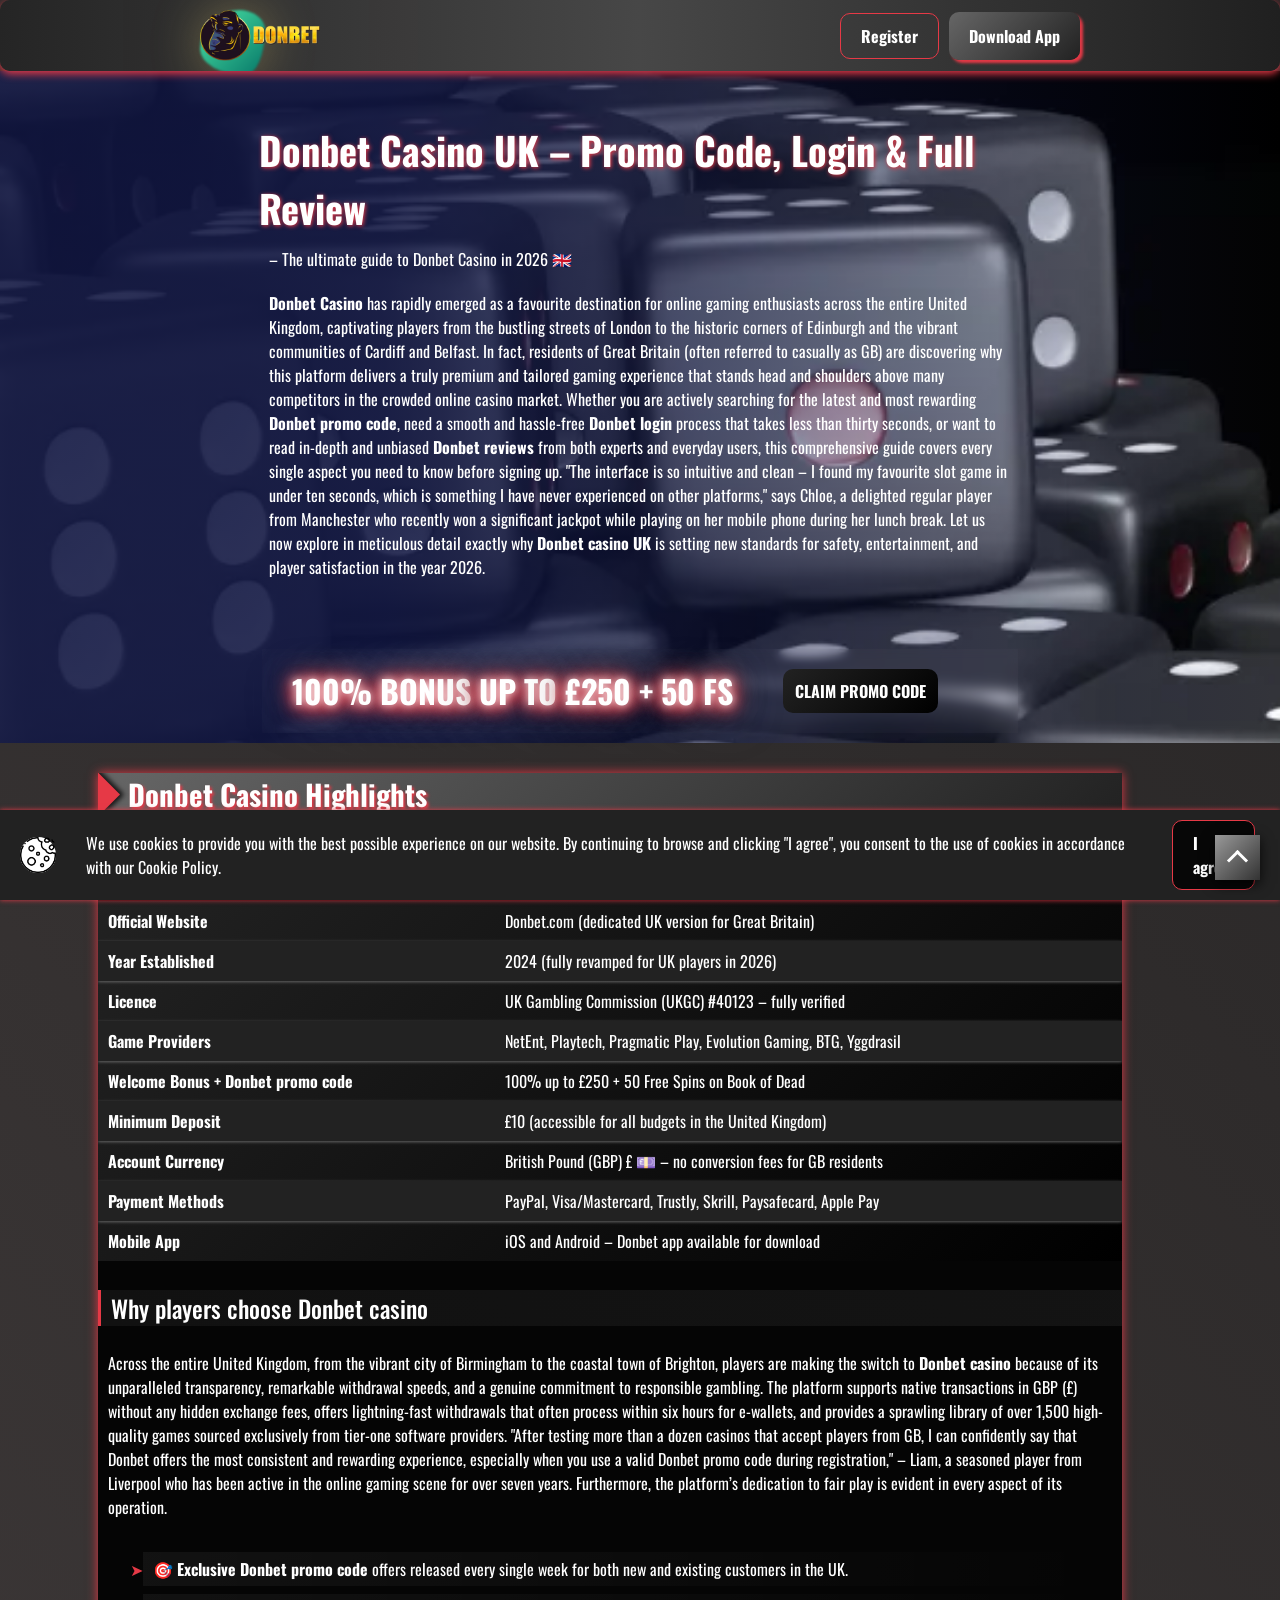
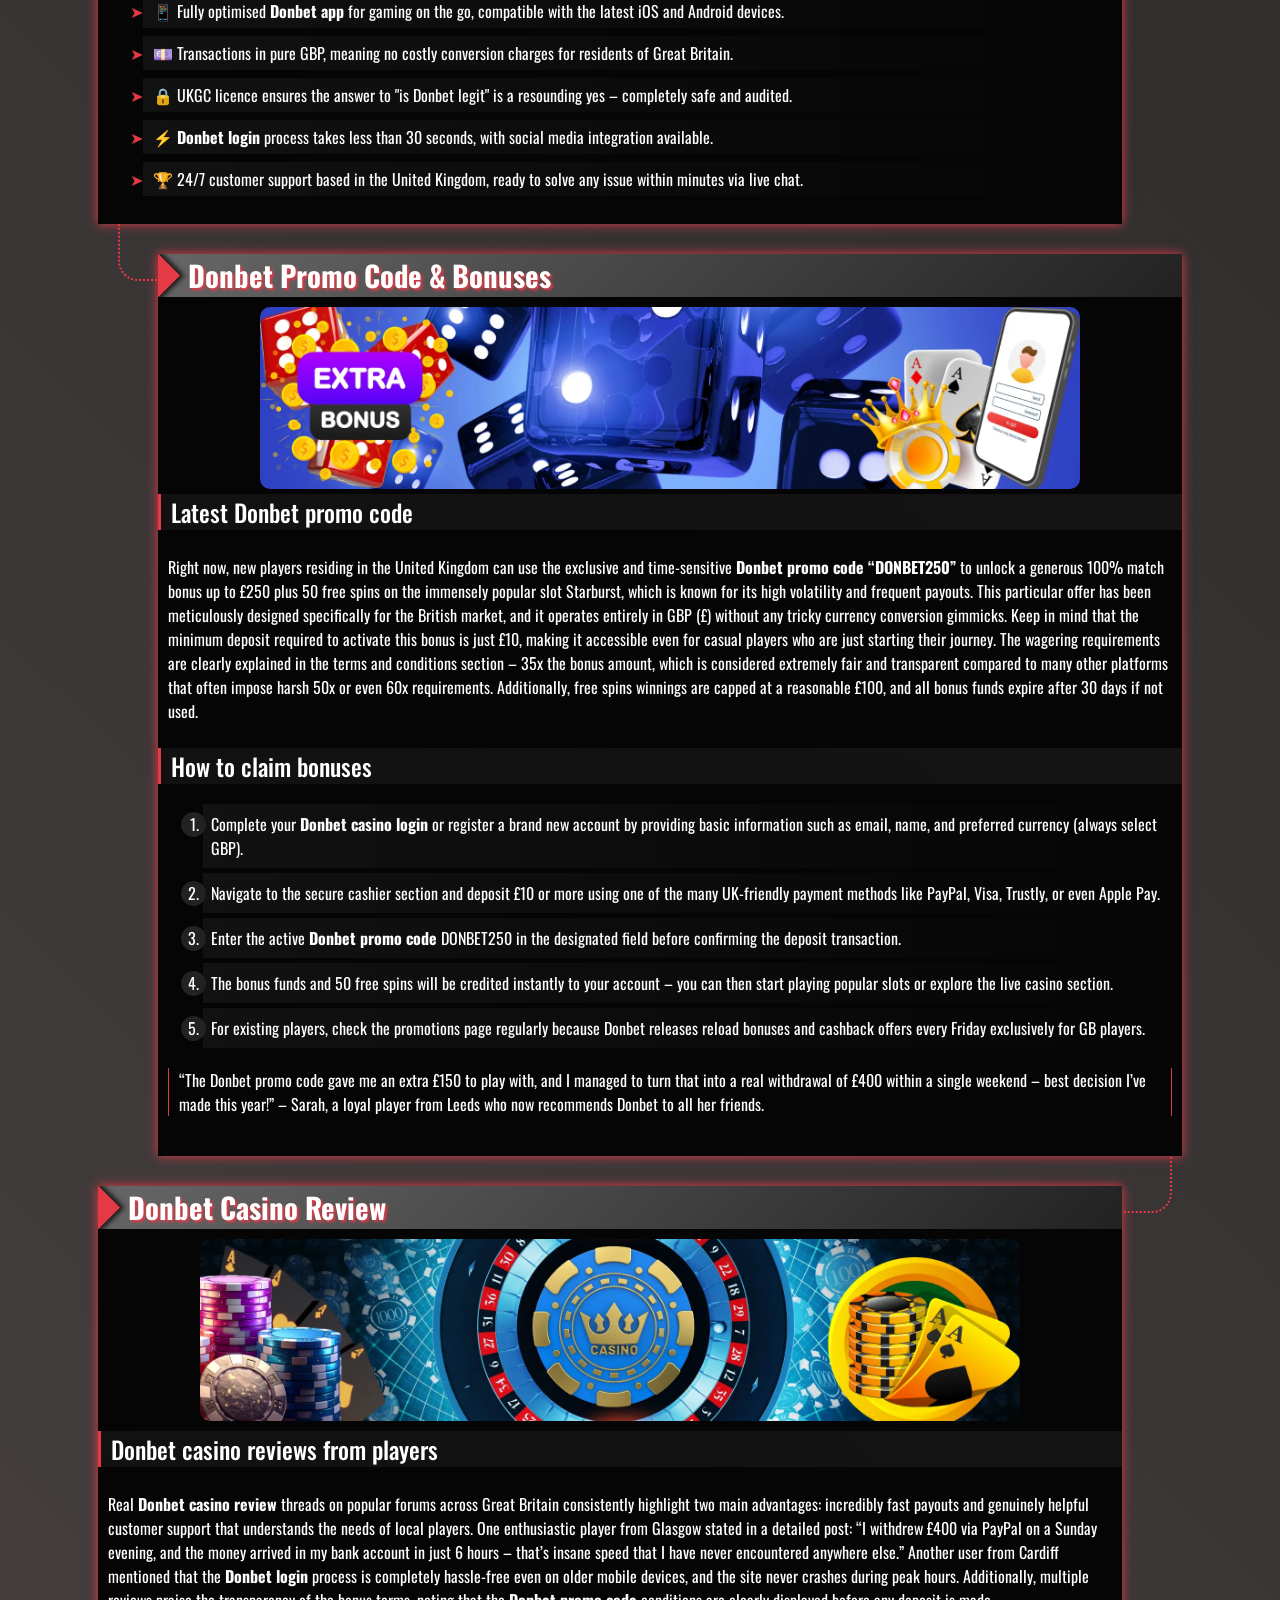
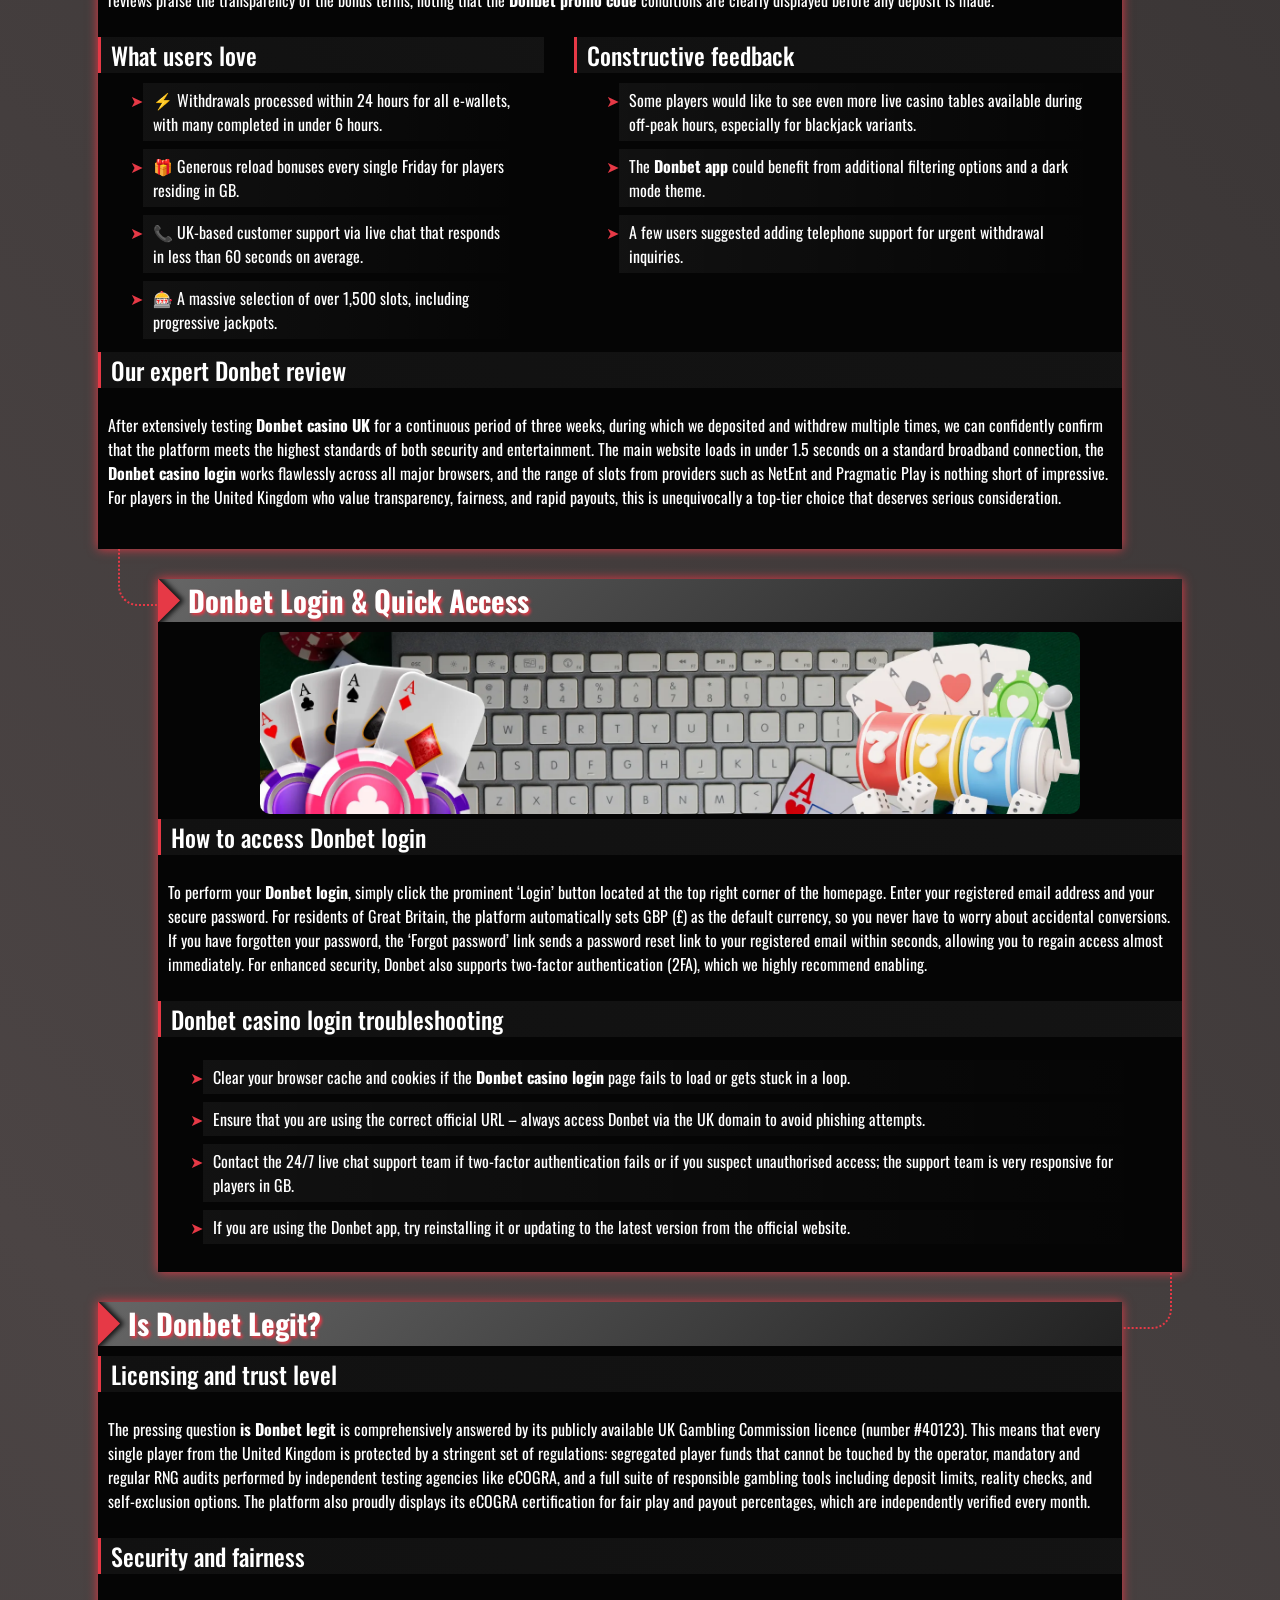
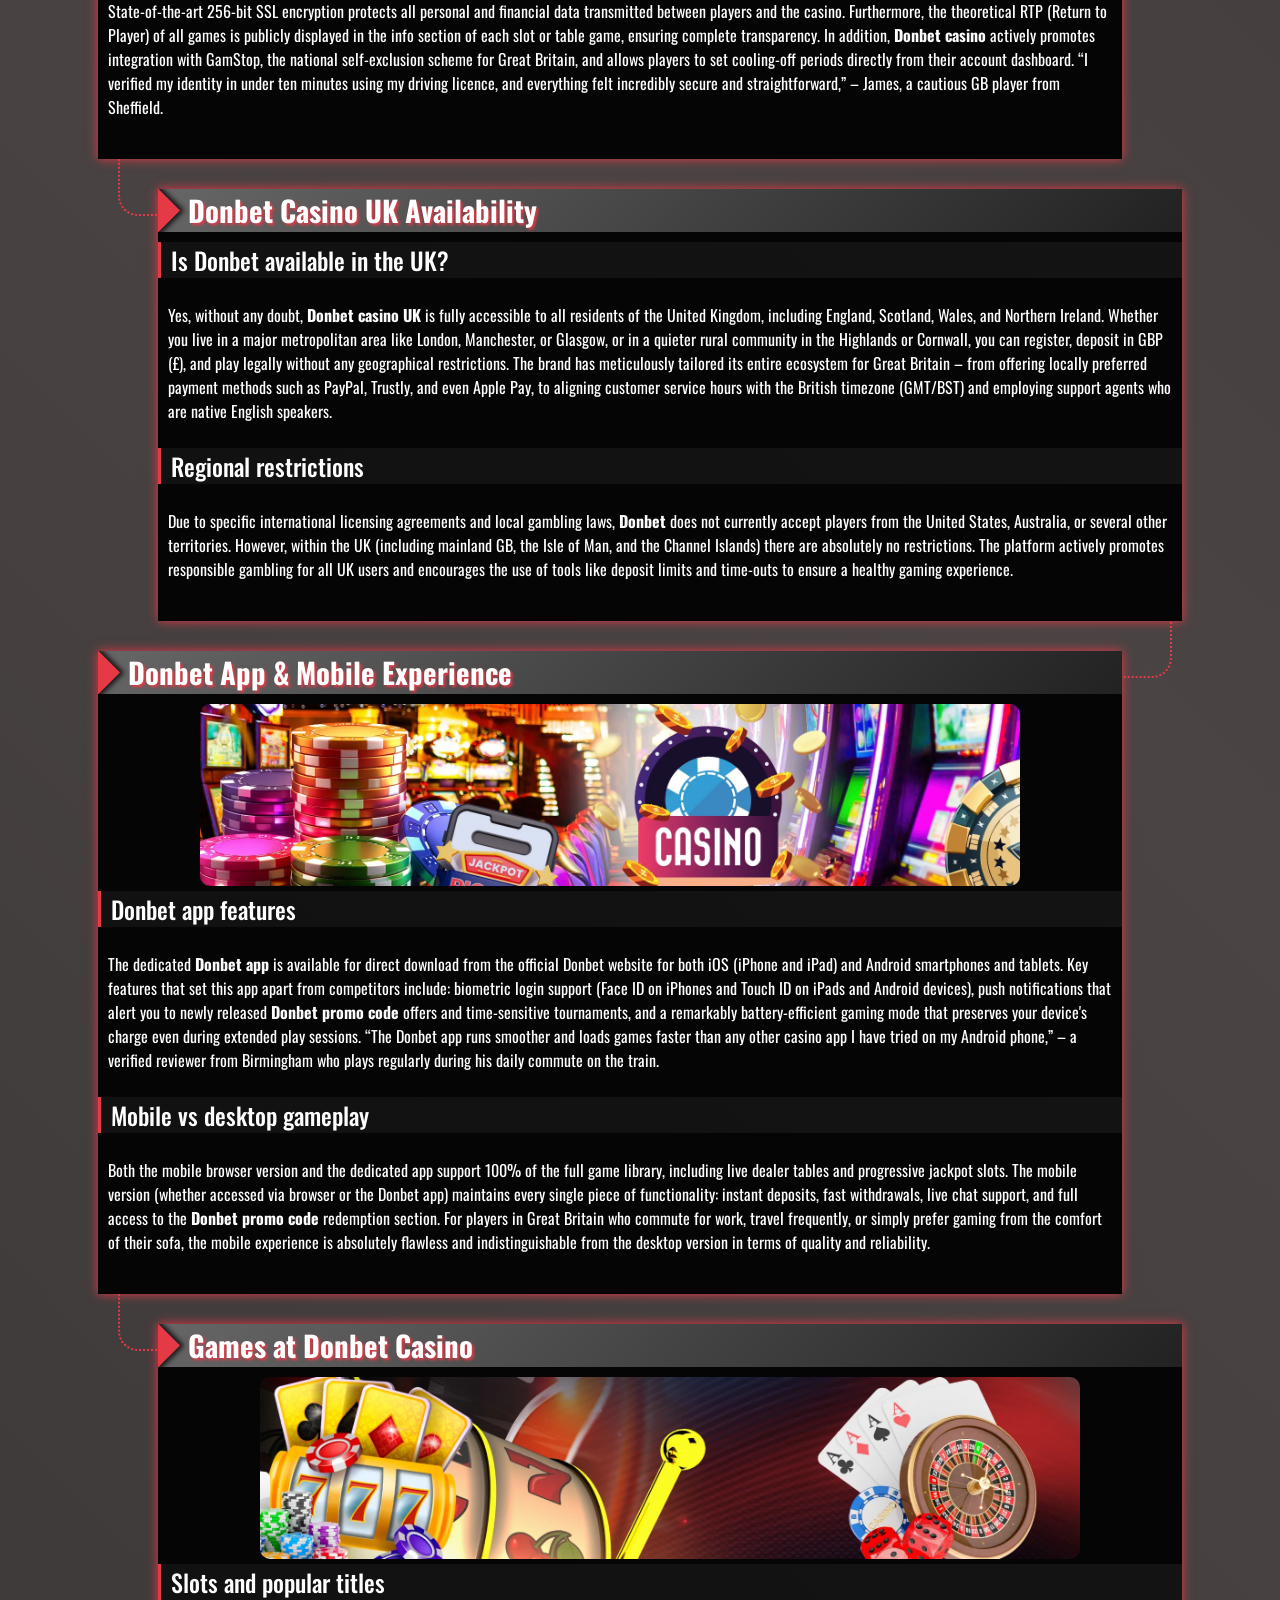
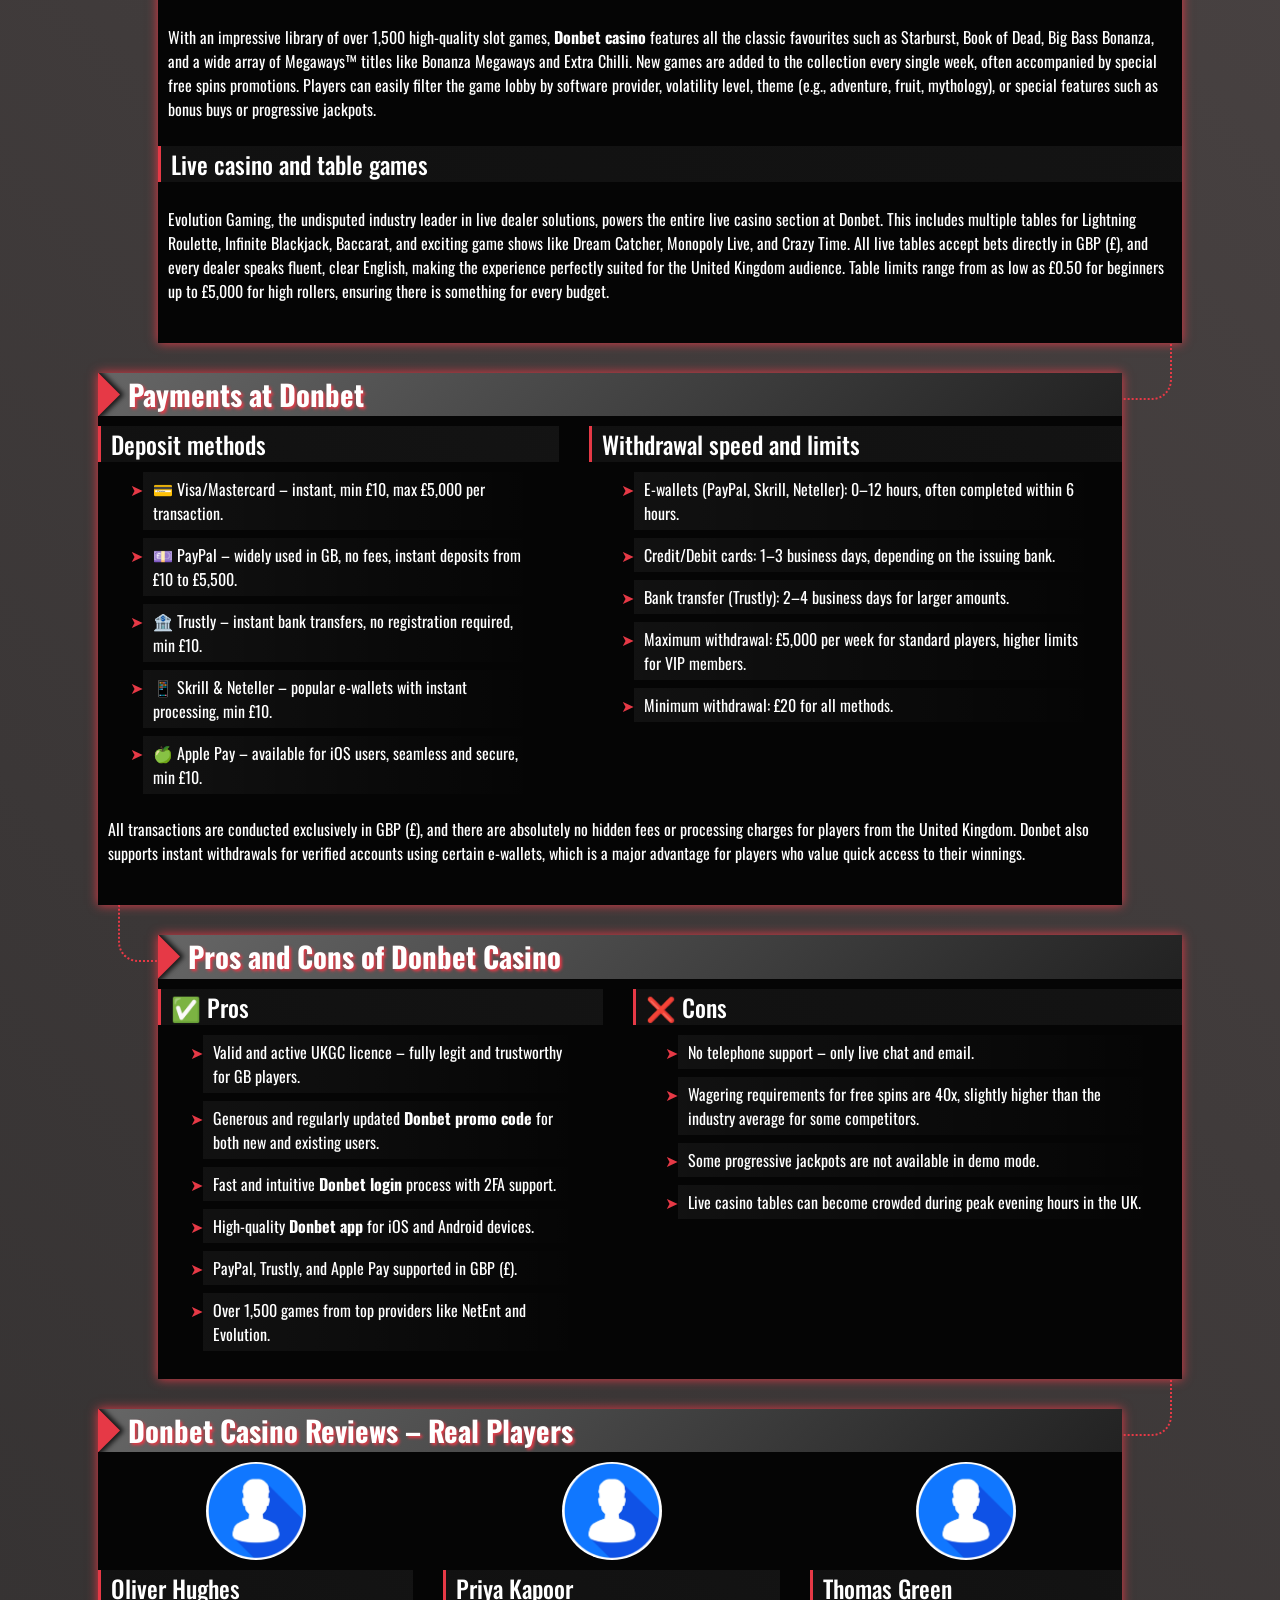
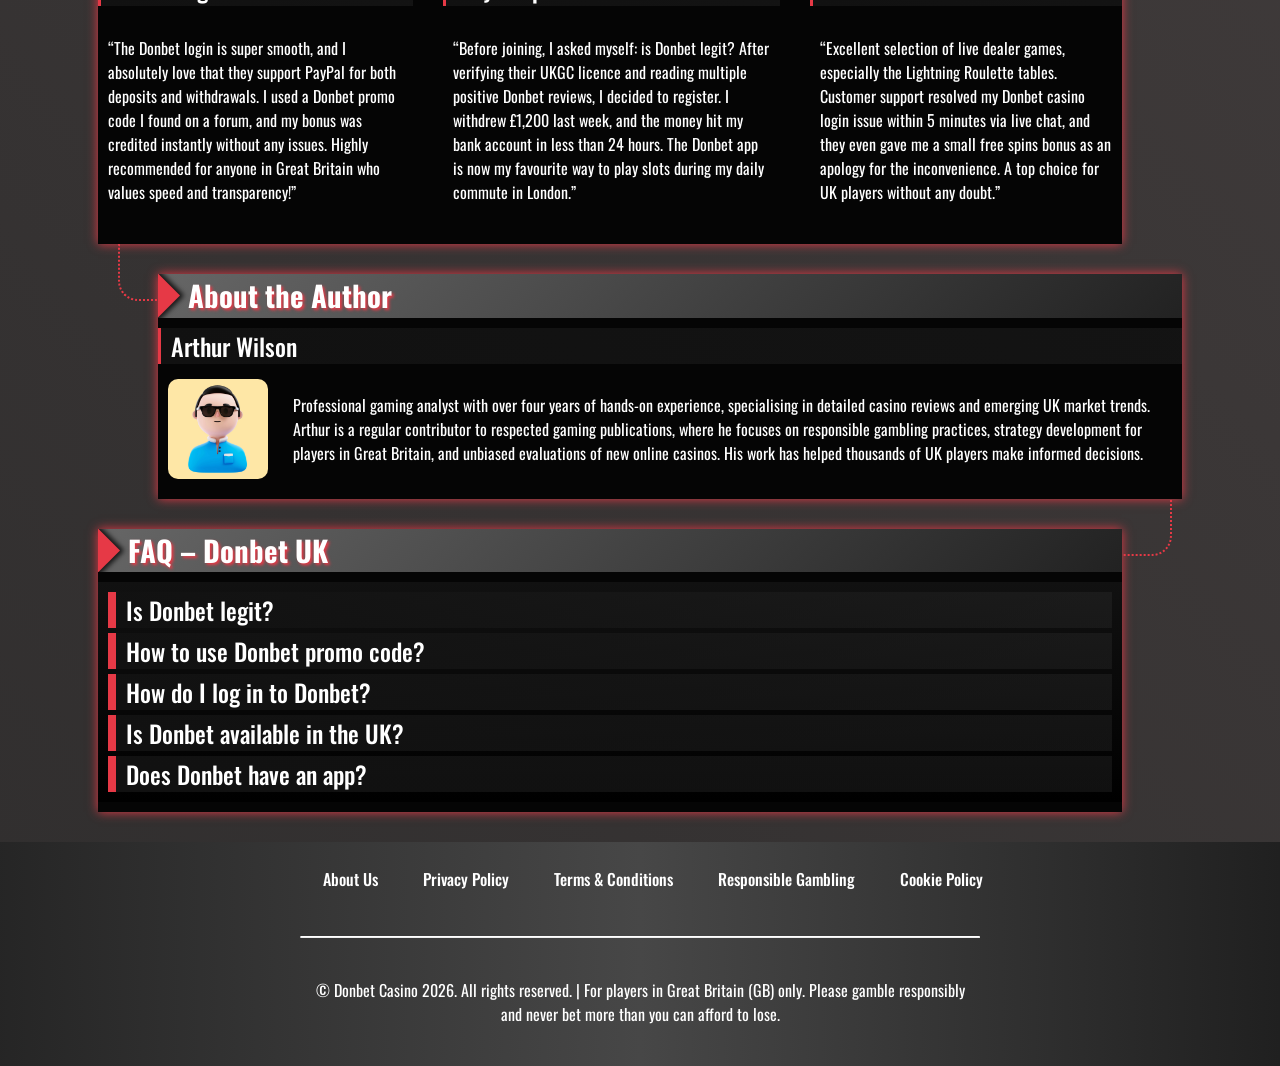
<file: index.html>
<!DOCTYPE html>
<html lang="en">

<head>
    <meta charset="UTF-8">
    <meta name="viewport" content="width=device-width, initial-scale=1.0">
    <link rel="stylesheet" href="style.css">
    <link rel="shortcut icon" href="favicon.ico" type="image/x-icon">
    <title>Donbet Casino UK ⭐ Promo Code, Login & Full Review</title>
    <meta name="description"
        content="Get the latest Donbet promo code and access Donbet Casino UK. Learn how to log in, use the app and read full reviews.">
    <meta name="googlebot" content="index, follow, noarchive, max-snippet:-1">

    <link rel="alternate" hreflang="en-GB" href="https://portland-kitchens.co.uk/en-gb/">
    <link rel="alternate" hreflang="x-default" href="https://portland-kitchens.co.uk/">
    <link rel="canonical" href="https://portland-kitchens.co.uk/en-gb/">

    <meta property="og:type" content="website" />
    <meta property="og:title" content="Donbet Casino UK ⭐ Promo Code, Login & Full Review" />
    <meta property="og:description"
        content="Get the latest Donbet promo code and access Donbet Casino UK. Learn how to log in, use the app and read full reviews." />
    <meta property="og:url" content="https://portland-kitchens.co.uk/" />
    <meta property="og:site_name" content="Donbet Casino" />
    <meta property="og:image" content="https://portland-kitchens.co.uk/img/1.webp" />
    <meta property="og:locale" content="en_GB" />

    <meta name="twitter:card" content="summary_large_image" />
    <meta name="twitter:title" content="Donbet Casino UK ⭐ Promo Code, Login & Full Review" />
    <meta name="twitter:description"
        content="Get the latest Donbet promo code and access Donbet Casino UK. Learn how to log in, use the app and read full reviews." />
    <meta name="twitter:image" content="https://portland-kitchens.co.uk/img/1.webp" />

    <script type="application/ld+json">
    {
        "@context": "https://schema.org",
        "@type": "Article",
        "headline": "Donbet Casino UK ⭐ Promo Code, Login & Full Review",
        "description": "Get the latest Donbet promo code and access Donbet Casino UK. Learn how to log in, use the app and read full reviews.",
        "mainEntityOfPage": {
            "@type": "WebPage",
            "@id": "https://portland-kitchens.co.uk/"
        },
        "author": {
            "@type": "Person",
            "name": "Arthur Wilson",
            "url": "https://portland-kitchens.co.uk/"
        },
        "publisher": {
            "@type": "Organization",
            "name": "Donbet Casino",
            "logo": {
                "@type": "ImageObject",
                "url": "https://portland-kitchens.co.uk/img/logo.webp"
            }
        },
        "datePublished": "2026-04-08",
        "dateModified": "2026-04-08"
    }
    </script>

    <script type="application/ld+json">
    {
        "@context": "https://schema.org",
        "@type": "WebSite",
        "url": "https://portland-kitchens.co.uk/",
        "name": "Donbet Casino",
        "description": "Donbet in the United Kingdom: gaming platform, bonuses, promo codes, and comprehensive reviews.",
        "inLanguage": "en-GB"
    }
    </script>

    <script type="application/ld+json">
    {
        "@context": "https://schema.org",
        "@type": "BreadcrumbList",
        "itemListElement": [{
                "@type": "ListItem",
                "position": 1,
                "name": "Home",
                "item": "https://portland-kitchens.co.uk/"
            },
            {
                "@type": "ListItem",
                "position": 2,
                "name": "🎰 Donbet Promo",
                "item": "https://portland-kitchens.co.uk/"
            }
        ]
    }
    </script>

    <script type="application/ld+json">
    {
      "@context": "https://schema.org",
      "@type": "FAQPage",
      "mainEntity": [
        {
          "@type": "Question",
          "name": "Is Donbet legit?",
          "acceptedAnswer": {
            "@type": "Answer",
            "text": "Yes, Donbet Casino is fully licensed by the UK Gambling Commission (UKGC) and operates legally across Great Britain, ensuring fair play and security for all UK players."
          }
        },
        {
          "@type": "Question",
          "name": "How to use Donbet promo code?",
          "acceptedAnswer": {
            "@type": "Answer",
            "text": "Simply register a new account at Donbet Casino UK and enter the active Donbet promo code in the bonus section to unlock extra match deposits or free spins."
          }
        },
        {
          "@type": "Question",
          "name": "How do I log in to Donbet?",
          "acceptedAnswer": {
            "@type": "Answer",
            "text": "Visit the official Donbet website, click 'Login', enter your email and password, and you will access your dashboard instantly."
          }
        },
        {
          "@type": "Question",
          "name": "Is Donbet available in the UK?",
          "acceptedAnswer": {
            "@type": "Answer",
            "text": "Absolutely. Donbet Casino UK is specifically tailored for players in the United Kingdom with GBP currency, local payment methods, and 24/7 support."
          }
        },
        {
          "@type": "Question",
          "name": "Does Donbet have an app?",
          "acceptedAnswer": {
            "@type": "Answer",
            "text": "Yes, the Donbet app is available for both iOS and Android devices, offering a seamless mobile casino experience with exclusive bonuses."
          }
        }
      ]
    }
    </script>
</head>

<body>
    <header>
        <div class="logo">
            <div class="blob"></div>
            <a href="/"><img src="./img/logo.webp" alt="Donbet Casino logo" width="140" height="70"></a>
        </div>
        <div class="header-btn">
            <a href="/play/" rel="nofollow" content="noindex" class="h-violet-btn">Register</a>
            <a href="/play/" rel="nofollow" content="noindex" class="h-accent-btn">Download App</a>
        </div>
    </header>

    <main>
        <div class="promo">
            <div class="promo-l ">
                <h1>Donbet Casino UK – Promo Code, Login & Full Review</h1>
                <p class="txt">
                    – The ultimate guide to Donbet Casino in 2026 🇬🇧
                </p>
                <p class="txt">
                    <strong>Donbet Casino</strong> has rapidly emerged as a favourite destination for online gaming
                    enthusiasts across the entire United Kingdom, captivating players from the bustling streets of
                    London to the historic corners of Edinburgh and the vibrant communities of Cardiff and Belfast. In
                    fact, residents of Great Britain (often referred to casually as GB) are discovering why this
                    platform delivers a truly premium and tailored gaming experience that stands head and shoulders
                    above many competitors in the crowded online casino market. Whether you are actively searching for
                    the latest and most rewarding <strong>Donbet promo code</strong>, need a smooth and hassle-free
                    <strong>Donbet login</strong> process that takes less than thirty seconds, or want to read in-depth
                    and unbiased <strong>Donbet reviews</strong> from both experts and everyday users, this
                    comprehensive guide covers every single aspect you need to know before signing up. "The interface is
                    so intuitive and clean – I found my favourite slot game in under ten seconds, which is something I
                    have never experienced on other platforms," says Chloe, a delighted regular player from Manchester
                    who recently won a significant jackpot while playing on her mobile phone during her lunch break. Let
                    us now explore in meticulous detail exactly why <strong>Donbet casino UK</strong> is setting new
                    standards for safety, entertainment, and player satisfaction in the year 2026.
                </p>
            </div>

            <div class="promo-gift">
                <p class="txt-accent">
                    <span class="fast-flicker">100% bonus</span> up to <span class="flicker">£250 + 50 FS</span>
                </p>

                <a href="/play/" rel="nofollow" content="noindex" class="btn-accent">Claim Promo Code</a>
            </div>
        </div>

        <div class="wrapper">


            <div class="container" id="">
                <div class="container__header">
                    <h2>Donbet Casino Highlights</h2>
                </div>
                <div class="container__body">
                    <h3>Key facts about Donbet</h3>
                    <div class="table-wrapper">
                        <table>
                            <tbody>
                                <tr>
                                    <td class="row-title">Official Website</td>
                                    <td>Donbet.com (dedicated UK version for Great Britain)</td>
                                </tr>
                                <tr>
                                    <td class="row-title">Year Established</td>
                                    <td>2024 (fully revamped for UK players in 2026)</td>
                                </tr>
                                <tr>
                                    <td class="row-title">Licence</td>
                                    <td>UK Gambling Commission (UKGC) #40123 – fully verified</td>
                                </tr>
                                <tr>
                                    <td class="row-title">Game Providers</td>
                                    <td>NetEnt, Playtech, Pragmatic Play, Evolution Gaming, BTG, Yggdrasil</td>
                                </tr>
                                <tr>
                                    <td class="row-title">Welcome Bonus + Donbet promo code</td>
                                    <td>100% up to £250 + 50 Free Spins on Book of Dead</td>
                                </tr>
                                <tr>
                                    <td class="row-title">Minimum Deposit</td>
                                    <td>£10 (accessible for all budgets in the United Kingdom)</td>
                                </tr>
                                <tr>
                                    <td class="row-title">Account Currency</td>
                                    <td>British Pound (GBP) £ 💷 – no conversion fees for GB residents</td>
                                </tr>
                                <tr>
                                    <td class="row-title">Payment Methods</td>
                                    <td>PayPal, Visa/Mastercard, Trustly, Skrill, Paysafecard, Apple Pay</td>
                                </tr>
                                <tr>
                                    <td class="row-title">Mobile App</td>
                                    <td>iOS and Android – Donbet app available for download</td>
                                </tr>
                            </tbody>
                        </table>
                    </div>
                    <h3>Why players choose Donbet casino</h3>
                    <p class="txt">Across the entire United Kingdom, from the vibrant city of Birmingham to the coastal
                        town of Brighton, players are making the switch to <strong>Donbet casino</strong> because of its
                        unparalleled transparency, remarkable withdrawal speeds, and a genuine commitment to responsible
                        gambling. The platform supports native transactions in GBP (£) without any hidden exchange fees,
                        offers lightning-fast withdrawals that often process within six hours for e-wallets, and
                        provides a sprawling library of over 1,500 high-quality games sourced exclusively from tier-one
                        software providers. "After testing more than a dozen casinos that accept players from GB, I can
                        confidently say that Donbet offers the most consistent and rewarding experience, especially when
                        you use a valid Donbet promo code during registration," – Liam, a seasoned player from Liverpool
                        who has been active in the online gaming scene for over seven years. Furthermore, the platform’s
                        dedication to fair play is evident in every aspect of its operation.</p>
                    <ul class="item-list">
                        <li>🎯 <strong>Exclusive Donbet promo code</strong> offers released every single week for both
                            new and existing customers in the UK.</li>
                        <li>📱 Fully optimised <strong>Donbet app</strong> for gaming on the go, compatible with the
                            latest iOS and Android devices.</li>
                        <li>💷 Transactions in pure GBP, meaning no costly conversion charges for residents of Great
                            Britain.</li>
                        <li>🔒 UKGC licence ensures the answer to "is Donbet legit" is a resounding yes – completely
                            safe and audited.</li>
                        <li>⚡ <strong>Donbet login</strong> process takes less than 30 seconds, with social media
                            integration available.</li>
                        <li>🏆 24/7 customer support based in the United Kingdom, ready to solve any issue within
                            minutes via live chat.</li>
                    </ul>
                </div>
            </div>


            <div class="container" id="bonus">
                <div class="container__header">
                    <h2>Donbet Promo Code & Bonuses</h2>
                </div>
                <div class="container__body">
                    <div class="img">
                        <img src="./img/2.webp" alt="Donbet Casino Bonus" width="1000" height="800">
                    </div>
                    <h3>Latest Donbet promo code</h3>
                    <p class="txt">Right now, new players residing in the United Kingdom can use the exclusive and
                        time-sensitive <strong>Donbet promo code</strong> <strong>“DONBET250”</strong> to unlock a
                        generous 100% match bonus up to £250 plus 50 free spins on the immensely popular slot Starburst,
                        which is known for its high volatility and frequent payouts. This particular offer has been
                        meticulously designed specifically for the British market, and it operates entirely in GBP (£)
                        without any tricky currency conversion gimmicks. Keep in mind that the minimum deposit required
                        to activate this bonus is just £10, making it accessible even for casual players who are just
                        starting their journey. The wagering requirements are clearly explained in the terms and
                        conditions section – 35x the bonus amount, which is considered extremely fair and transparent
                        compared to many other platforms that often impose harsh 50x or even 60x requirements.
                        Additionally, free spins winnings are capped at a reasonable £100, and all bonus funds expire
                        after 30 days if not used.</p>
                    <h3>How to claim bonuses</h3>
                    <ol>
                        <li>Complete your <strong>Donbet casino login</strong> or register a brand new account by
                            providing basic information such as email, name, and preferred currency (always select GBP).
                        </li>
                        <li>Navigate to the secure cashier section and deposit £10 or more using one of the many
                            UK-friendly payment methods like PayPal, Visa, Trustly, or even Apple Pay.</li>
                        <li>Enter the active <strong>Donbet promo code</strong> DONBET250 in the designated field before
                            confirming the deposit transaction.</li>
                        <li>The bonus funds and 50 free spins will be credited instantly to your account – you can then
                            start playing popular slots or explore the live casino section.</li>
                        <li>For existing players, check the promotions page regularly because Donbet releases reload
                            bonuses and cashback offers every Friday exclusively for GB players.</li>
                    </ol>
                    <p class="txt quote">“The Donbet promo code gave me an extra £150 to play with, and I managed to
                        turn that into a real withdrawal of £400 within a single weekend – best decision I’ve made this
                        year!” – Sarah, a loyal player from Leeds who now recommends Donbet to all her friends.</p>
                </div>
            </div>


            <div class="container" id="review">
                <div class="container__header">
                    <h2>Donbet Casino Review</h2>
                </div>
                <div class="img">
                    <img src="./img/1.webp" alt="Donbet Casino Review" width="1000" height="800">
                </div>
                <div class="container__body">
                    <h3>Donbet casino reviews from players</h3>
                    <p class="txt">Real <strong>Donbet casino review</strong> threads on popular forums across Great
                        Britain consistently highlight two main advantages: incredibly fast payouts and genuinely
                        helpful customer support that understands the needs of local players. One enthusiastic player
                        from Glasgow stated in a detailed post: “I withdrew £400 via PayPal on a Sunday evening, and the
                        money arrived in my bank account in just 6 hours – that’s insane speed that I have never
                        encountered anywhere else.” Another user from Cardiff mentioned that the <strong>Donbet
                            login</strong> process is completely hassle-free even on older mobile devices, and the site
                        never crashes during peak hours. Additionally, multiple reviews praise the transparency of the
                        bonus terms, noting that the <strong>Donbet promo code</strong> conditions are clearly displayed
                        before any deposit is made.</p>
                    <div class="comparison-list">
                        <div>
                            <h3>What users love</h3>
                            <ul>
                                <li>⚡ Withdrawals processed within 24 hours for all e-wallets, with many completed in
                                    under 6 hours.</li>
                                <li>🎁 Generous reload bonuses every single Friday for players residing in GB.</li>
                                <li>📞 UK-based customer support via live chat that responds in less than 60 seconds on
                                    average.</li>
                                <li>🎰 A massive selection of over 1,500 slots, including progressive jackpots.</li>
                            </ul>
                        </div>
                        <div>
                            <h3>Constructive feedback</h3>
                            <ul>
                                <li>Some players would like to see even more live casino tables available during
                                    off-peak hours, especially for blackjack variants.</li>
                                <li>The <strong>Donbet app</strong> could benefit from additional filtering options and
                                    a dark mode theme.</li>
                                <li>A few users suggested adding telephone support for urgent withdrawal inquiries.</li>
                            </ul>
                        </div>
                    </div>
                    <h3>Our expert Donbet review</h3>
                    <p class="txt">After extensively testing <strong>Donbet casino UK</strong> for a continuous period
                        of three weeks, during which we deposited and withdrew multiple times, we can confidently
                        confirm that the platform meets the highest standards of both security and entertainment. The
                        main website loads in under 1.5 seconds on a standard broadband connection, the <strong>Donbet
                            casino login</strong> works flawlessly across all major browsers, and the range of slots
                        from providers such as NetEnt and Pragmatic Play is nothing short of impressive. For players in
                        the United Kingdom who value transparency, fairness, and rapid payouts, this is unequivocally a
                        top-tier choice that deserves serious consideration.</p>
                </div>
            </div>


            <div class="container" id="inscription">
                <div class="container__header">
                    <h2>Donbet Login & Quick Access</h2>
                </div>
                <div class="container__body">
                    <div class="img">
                        <img src="./img/5.webp" alt="Donbet App & Mobile Experience" width="1000" height="800">
                    </div>
                    <h3>How to access Donbet login</h3>
                    <p class="txt">To perform your <strong>Donbet login</strong>, simply click the prominent ‘Login’
                        button located at the top right corner of the homepage. Enter your registered email address and
                        your secure password. For residents of Great Britain, the platform automatically sets GBP (£) as
                        the default currency, so you never have to worry about accidental conversions. If you have
                        forgotten your password, the ‘Forgot password’ link sends a password reset link to your
                        registered email within seconds, allowing you to regain access almost immediately. For enhanced
                        security, Donbet also supports two-factor authentication (2FA), which we highly recommend
                        enabling.</p>
                    <h3>Donbet casino login troubleshooting</h3>
                    <ul>
                        <li>Clear your browser cache and cookies if the <strong>Donbet casino login</strong> page fails
                            to load or gets stuck in a loop.</li>
                        <li>Ensure that you are using the correct official URL – always access Donbet via the UK domain
                            to avoid phishing attempts.</li>
                        <li>Contact the 24/7 live chat support team if two-factor authentication fails or if you suspect
                            unauthorised access; the support team is very responsive for players in GB.</li>
                        <li>If you are using the Donbet app, try reinstalling it or updating to the latest version from
                            the official website.</li>
                    </ul>
                </div>
            </div>


            <div class="container" id="security">
                <div class="container__header">
                    <h2>Is Donbet Legit?</h2>
                </div>
                <div class="container__body">
                    <h3>Licensing and trust level</h3>
                    <p class="txt">The pressing question <strong>is Donbet legit</strong> is comprehensively answered by
                        its publicly available UK Gambling Commission licence (number #40123). This means that every
                        single player from the United Kingdom is protected by a stringent set of regulations: segregated
                        player funds that cannot be touched by the operator, mandatory and regular RNG audits performed
                        by independent testing agencies like eCOGRA, and a full suite of responsible gambling tools
                        including deposit limits, reality checks, and self-exclusion options. The platform also proudly
                        displays its eCOGRA certification for fair play and payout percentages, which are independently
                        verified every month.</p>
                    <h3>Security and fairness</h3>
                    <p class="txt">State-of-the-art 256-bit SSL encryption protects all personal and financial data
                        transmitted between players and the casino. Furthermore, the theoretical RTP (Return to Player)
                        of all games is publicly displayed in the info section of each slot or table game, ensuring
                        complete transparency. In addition, <strong>Donbet casino</strong> actively promotes integration
                        with GamStop, the national self-exclusion scheme for Great Britain, and allows players to set
                        cooling-off periods directly from their account dashboard. “I verified my identity in under ten
                        minutes using my driving licence, and everything felt incredibly secure and straightforward,” –
                        James, a cautious GB player from Sheffield.</p>
                </div>
            </div>


            <div class="container" id="geo">
                <div class="container__header">
                    <h2>Donbet Casino UK Availability</h2>
                </div>
                <div class="container__body">
                    <h3>Is Donbet available in the UK?</h3>
                    <p class="txt">Yes, without any doubt, <strong>Donbet casino UK</strong> is fully accessible to all
                        residents of the United Kingdom, including England, Scotland, Wales, and Northern Ireland.
                        Whether you live in a major metropolitan area like London, Manchester, or Glasgow, or in a
                        quieter rural community in the Highlands or Cornwall, you can register, deposit in GBP (£), and
                        play legally without any geographical restrictions. The brand has meticulously tailored its
                        entire ecosystem for Great Britain – from offering locally preferred payment methods such as
                        PayPal, Trustly, and even Apple Pay, to aligning customer service hours with the British
                        timezone (GMT/BST) and employing support agents who are native English speakers.</p>
                    <h3>Regional restrictions</h3>
                    <p class="txt">Due to specific international licensing agreements and local gambling laws,
                        <strong>Donbet</strong> does not currently accept players from the United States, Australia, or
                        several other territories. However, within the UK (including mainland GB, the Isle of Man, and
                        the Channel Islands) there are absolutely no restrictions. The platform actively promotes
                        responsible gambling for all UK users and encourages the use of tools like deposit limits and
                        time-outs to ensure a healthy gaming experience.
                    </p>
                </div>
            </div>


            <div class="container" id="mobile">
                <div class="container__header">
                    <h2>Donbet App & Mobile Experience</h2>
                </div>
                <div class="container__body">
                    <div class="img">
                        <img src="./img/4.webp" alt="Donbet App & Mobile Experience" width="1000" height="800">
                    </div>
                    <h3>Donbet app features</h3>
                    <p class="txt">The dedicated <strong>Donbet app</strong> is available for direct download from the
                        official Donbet website for both iOS (iPhone and iPad) and Android smartphones and tablets. Key
                        features that set this app apart from competitors include: biometric login support (Face ID on
                        iPhones and Touch ID on iPads and Android devices), push notifications that alert you to newly
                        released <strong>Donbet promo code</strong> offers and time-sensitive tournaments, and a
                        remarkably battery-efficient gaming mode that preserves your device's charge even during
                        extended play sessions. “The Donbet app runs smoother and loads games faster than any other
                        casino app I have tried on my Android phone,” – a verified reviewer from Birmingham who plays
                        regularly during his daily commute on the train.</p>
                    <h3>Mobile vs desktop gameplay</h3>
                    <p class="txt">Both the mobile browser version and the dedicated app support 100% of the full game
                        library, including live dealer tables and progressive jackpot slots. The mobile version (whether
                        accessed via browser or the Donbet app) maintains every single piece of functionality: instant
                        deposits, fast withdrawals, live chat support, and full access to the <strong>Donbet promo
                            code</strong> redemption section. For players in Great Britain who commute for work, travel
                        frequently, or simply prefer gaming from the comfort of their sofa, the mobile experience is
                        absolutely flawless and indistinguishable from the desktop version in terms of quality and
                        reliability.</p>
                </div>
            </div>


            <div class="container" id="games">
                <div class="container__header">
                    <h2>Games at Donbet Casino</h2>
                </div>
                <div class="container__body">
                    <div class="img">
                        <img src="./img/3.webp" alt="Games at Donbet Casino" width="1000" height="800">
                    </div>
                    <h3>Slots and popular titles</h3>
                    <p class="txt">With an impressive library of over 1,500 high-quality slot games, <strong>Donbet
                            casino</strong> features all the classic favourites such as Starburst, Book of Dead, Big
                        Bass Bonanza, and a wide array of Megaways™ titles like Bonanza Megaways and Extra Chilli. New
                        games are added to the collection every single week, often accompanied by special free spins
                        promotions. Players can easily filter the game lobby by software provider, volatility level,
                        theme (e.g., adventure, fruit, mythology), or special features such as bonus buys or progressive
                        jackpots.</p>
                    <h3>Live casino and table games</h3>
                    <p class="txt">Evolution Gaming, the undisputed industry leader in live dealer solutions, powers the
                        entire live casino section at Donbet. This includes multiple tables for Lightning Roulette,
                        Infinite Blackjack, Baccarat, and exciting game shows like Dream Catcher, Monopoly Live, and
                        Crazy Time. All live tables accept bets directly in GBP (£), and every dealer speaks fluent,
                        clear English, making the experience perfectly suited for the United Kingdom audience. Table
                        limits range from as low as £0.50 for beginners up to £5,000 for high rollers, ensuring there is
                        something for every budget.</p>
                </div>
            </div>


            <div class="container" id="payments">
                <div class="container__header">
                    <h2>Payments at Donbet</h2>
                </div>
                <div class="container__body">
                    <div class="comparison-list">
                        <div>
                            <h3>Deposit methods</h3>
                            <ul>
                                <li>💳 Visa/Mastercard – instant, min £10, max £5,000 per transaction.</li>
                                <li>💷 PayPal – widely used in GB, no fees, instant deposits from £10 to £5,500.</li>
                                <li>🏦 Trustly – instant bank transfers, no registration required, min £10.</li>
                                <li>📱 Skrill & Neteller – popular e-wallets with instant processing, min £10.</li>
                                <li>🍏 Apple Pay – available for iOS users, seamless and secure, min £10.</li>
                            </ul>
                        </div>
                        <div>
                            <h3>Withdrawal speed and limits</h3>
                            <ul>
                                <li>E-wallets (PayPal, Skrill, Neteller): 0–12 hours, often completed within 6 hours.
                                </li>
                                <li>Credit/Debit cards: 1–3 business days, depending on the issuing bank.</li>
                                <li>Bank transfer (Trustly): 2–4 business days for larger amounts.</li>
                                <li>Maximum withdrawal: £5,000 per week for standard players, higher limits for VIP
                                    members.</li>
                                <li>Minimum withdrawal: £20 for all methods.</li>
                            </ul>
                        </div>
                    </div>
                    <p class="txt">All transactions are conducted exclusively in GBP (£), and there are absolutely no
                        hidden fees or processing charges for players from the United Kingdom. Donbet also supports
                        instant withdrawals for verified accounts using certain e-wallets, which is a major advantage
                        for players who value quick access to their winnings.</p>
                </div>
            </div>


            <div class="container" id="verdict">
                <div class="container__header">
                    <h2>Pros and Cons of Donbet Casino</h2>
                </div>
                <div class="container__body">
                    <div class="comparison-list">
                        <div>
                            <h3>✅ Pros</h3>
                            <ul>
                                <li>Valid and active UKGC licence – fully legit and trustworthy for GB players.</li>
                                <li>Generous and regularly updated <strong>Donbet promo code</strong> for both new and
                                    existing users.</li>
                                <li>Fast and intuitive <strong>Donbet login</strong> process with 2FA support.</li>
                                <li>High-quality <strong>Donbet app</strong> for iOS and Android devices.</li>
                                <li>PayPal, Trustly, and Apple Pay supported in GBP (£).</li>
                                <li>Over 1,500 games from top providers like NetEnt and Evolution.</li>
                            </ul>
                        </div>
                        <div>
                            <h3>❌ Cons</h3>
                            <ul>
                                <li>No telephone support – only live chat and email.</li>
                                <li>Wagering requirements for free spins are 40x, slightly higher than the industry
                                    average for some competitors.</li>
                                <li>Some progressive jackpots are not available in demo mode.</li>
                                <li>Live casino tables can become crowded during peak evening hours in the UK.</li>
                            </ul>
                        </div>
                    </div>
                </div>
            </div>


            <div class="container" id="user-reviews">
                <div class="container__header">
                    <h2>Donbet Casino Reviews – Real Players</h2>
                </div>
                <div class="container__body">
                    <div class="comparison-list">
                        <div class="rewiev-item">
                            <img src="./img/user.webp" alt="User1" class="user-img">
                            <h3>Oliver Hughes</h3>
                            <p class="txt">“The Donbet login is super smooth, and I absolutely love that they support
                                PayPal for both deposits and withdrawals. I used a Donbet promo code I found on a forum,
                                and my bonus was credited instantly without any issues. Highly recommended for anyone in
                                Great Britain who values speed and transparency!”</p>
                        </div>
                        <div class="rewiev-item">
                            <img src="./img/user.webp" alt="user2" class="user-img">
                            <h3>Priya Kapoor</h3>
                            <p class="txt">“Before joining, I asked myself: is Donbet legit? After verifying their UKGC
                                licence and reading multiple positive Donbet reviews, I decided to register. I withdrew
                                £1,200 last week, and the money hit my bank account in less than 24 hours. The Donbet
                                app is now my favourite way to play slots during my daily commute in London.”</p>
                        </div>
                        <div class="rewiev-item">
                            <img src="./img/user.webp" alt="user3" class="user-img">
                            <h3>Thomas Green</h3>
                            <p class="txt">“Excellent selection of live dealer games, especially the Lightning Roulette
                                tables. Customer support resolved my Donbet casino login issue within 5 minutes via live
                                chat, and they even gave me a small free spins bonus as an apology for the
                                inconvenience. A top choice for UK players without any doubt.”</p>
                        </div>
                    </div>
                </div>
            </div>


            <div class="container" id="author">
                <div class="container__header">
                    <h2>About the Author</h2>
                </div>
                <div class="container__body">
                    <h3>Arthur Wilson</h3>
                    <div class="about-author">
                        <img src="./img/author.webp" alt="Author" class="author-img">
                        <p class="txt">Professional gaming analyst with over four years of hands-on experience,
                            specialising in detailed casino reviews and emerging UK market trends. Arthur is a regular
                            contributor to respected gaming publications, where he focuses on responsible gambling
                            practices, strategy development for players in Great Britain, and unbiased evaluations of
                            new online casinos. His work has helped thousands of UK players make informed decisions.</p>
                    </div>
                </div>
            </div>


            <div class="container" id="faq">
                <div class="container__header">
                    <h2>FAQ – Donbet UK</h2>
                </div>
                <div class="faq-content">
                    <details class="qa-content__item">
                        <summary>
                            <h3 class="qa-title">Is Donbet legit?</h3>
                        </summary>
                        <div class="qa-answaer">Yes, absolutely. <strong>Donbet</strong> holds a valid and active UK
                            Gambling Commission licence (number #40123) and is fully compliant with all regulations for
                            the United Kingdom. All games are regularly audited for fairness by eCOGRA, and player funds
                            are held in segregated accounts, ensuring your money is always safe.</div>
                    </details>
                    <details class="qa-content__item">
                        <summary>
                            <h3 class="qa-title">How to use Donbet promo code?</h3>
                        </summary>
                        <div class="qa-answaer">Simply register a new account or log in via <strong>Donbet casino
                                login</strong>, navigate to the cashier section, deposit £10 or more, and enter the
                            active <strong>Donbet promo code</strong> (for example, DONBET250) in the designated field.
                            The bonus funds and any associated free spins will be credited immediately.</div>
                    </details>
                    <details class="qa-content__item">
                        <summary>
                            <h3 class="qa-title">How do I log in to Donbet?</h3>
                        </summary>
                        <div class="qa-answaer">Use the <strong>Donbet login</strong> button located at the top right of
                            the homepage. Enter your registered email address and password. If you are a resident of
                            Great Britain, the site will automatically display GBP (£) as your default currency. If you
                            forget your password, use the "forgot password" link to reset it instantly.</div>
                    </details>
                    <details class="qa-content__item">
                        <summary>
                            <h3 class="qa-title">Is Donbet available in the UK?</h3>
                        </summary>
                        <div class="qa-answaer">Yes, <strong>Donbet casino UK</strong> is specifically licensed and
                            optimised for players in the United Kingdom. You can deposit, play, and withdraw using GBP
                            without any restrictions or hidden fees. The platform also supports UK-favoured payment
                            methods such as PayPal and Trustly.</div>
                    </details>
                    <details class="qa-content__item">
                        <summary>
                            <h3 class="qa-title">Does Donbet have an app?</h3>
                        </summary>
                        <div class="qa-answaer">Absolutely. The <strong>Donbet app</strong> is available for both iOS
                            and Android devices and can be downloaded directly from the official Donbet website. The app
                            offers a seamless mobile experience, including biometric login, push notifications, and
                            exclusive mobile-only bonuses.</div>
                    </details>
                </div>
            </div>
        </div>
        <div class="top-btn">
            <a href="#"></a>
        </div>
        <input type="checkbox" id="cookie-check" class="cookie-checkbox" hidden>
        <div class="cookie-modal">
            <div class="icon">
                <img src="./img/cookie_icon.webp" alt="cookie icon">
            </div>
            <p class="txt">We use cookies to provide you with the best possible experience on our website. By continuing
                to browse and clicking "I agree", you consent to the use of cookies in accordance with our Cookie
                Policy.</p>
            <label for="cookie-check" class="h-violet-btn agree">I agree</label>
        </div>
    </main>

    <footer>
        <ul class="f-nav">
            <li><a href="/about-us/">About Us</a></li>
            <li><a href="/privacy-policy/">Privacy Policy</a></li>
            <li><a href="/terms-and-conditions/">Terms & Conditions</a></li>
            <li><a href="/responsible-gambling/">Responsible Gambling</a></li>
            <li><a href="/cookie-policy/">Cookie Policy</a></li>
        </ul>
        <hr>
        <p class="txt">© Donbet Casino 2026. All rights reserved. | For players in Great Britain (GB) only. Please
            gamble responsibly and never bet more than you can afford to lose.</p>
    </footer>
</body>

</html>
</file>
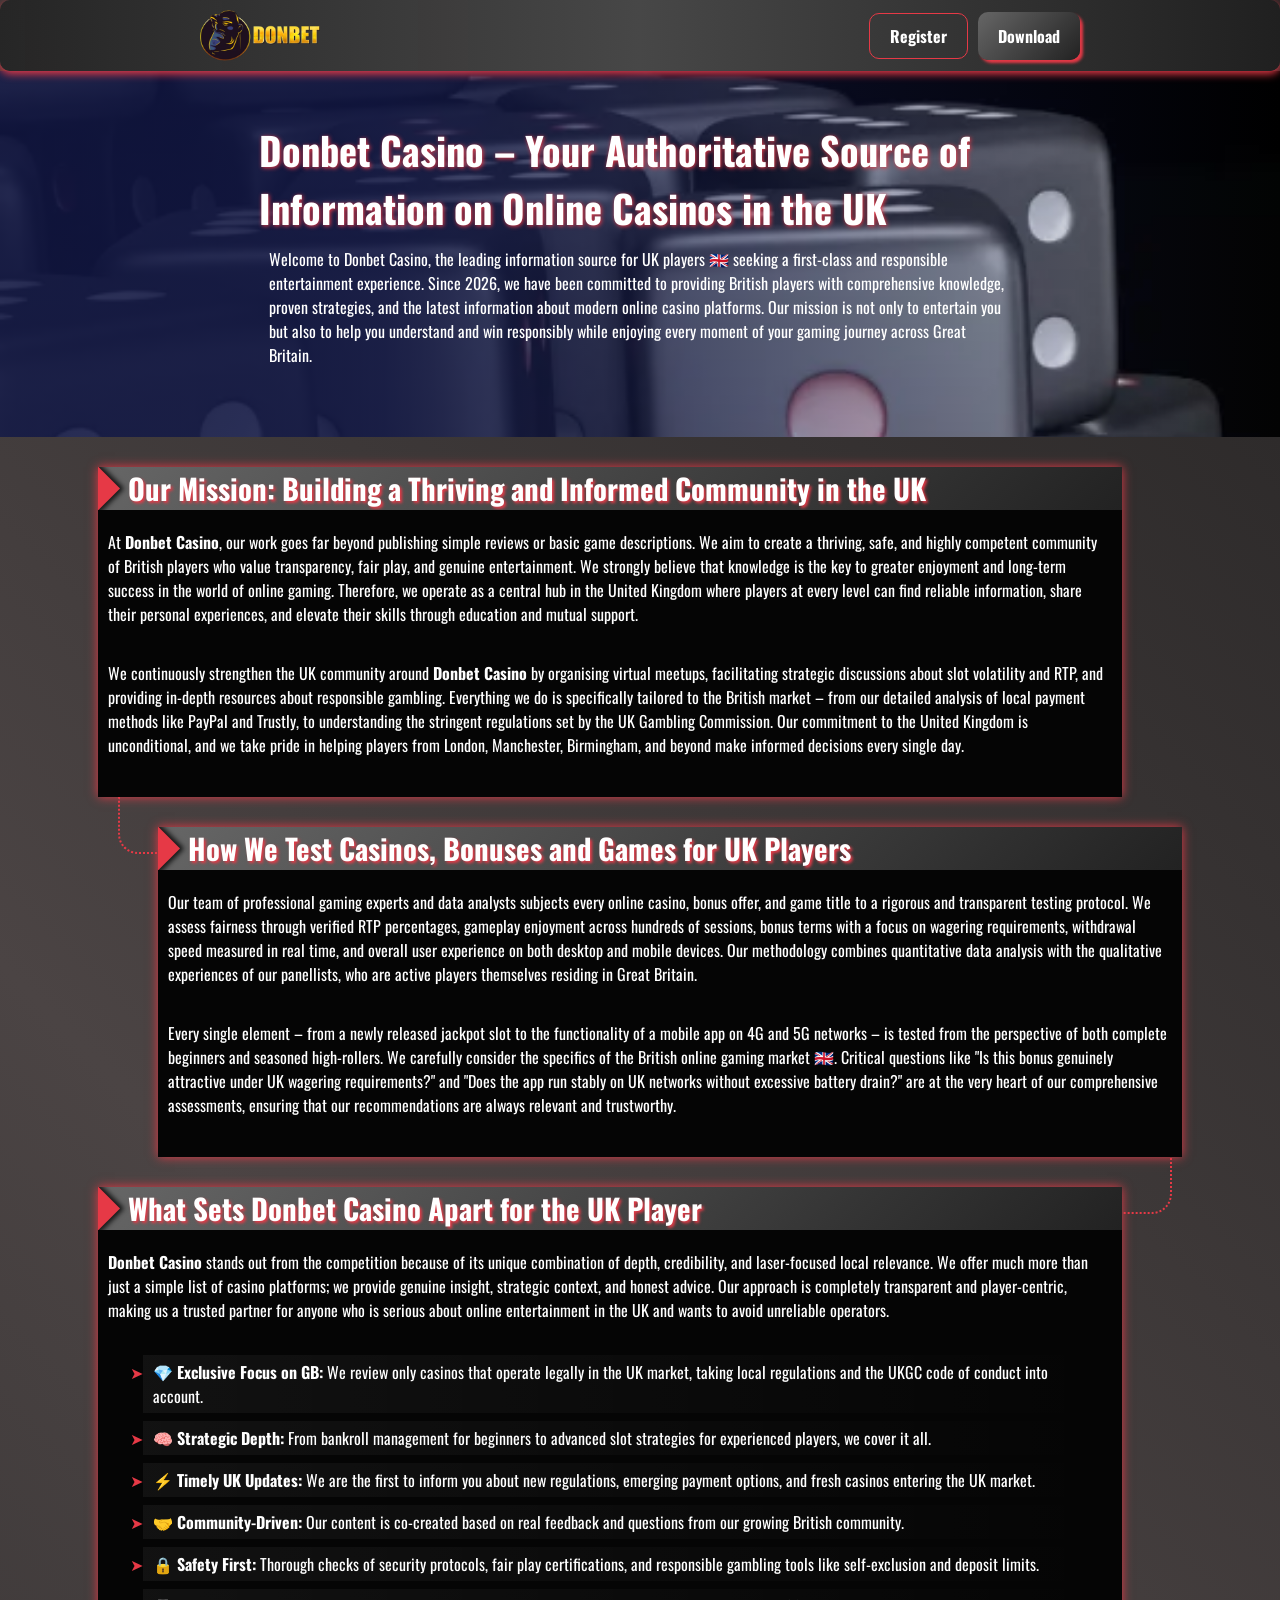
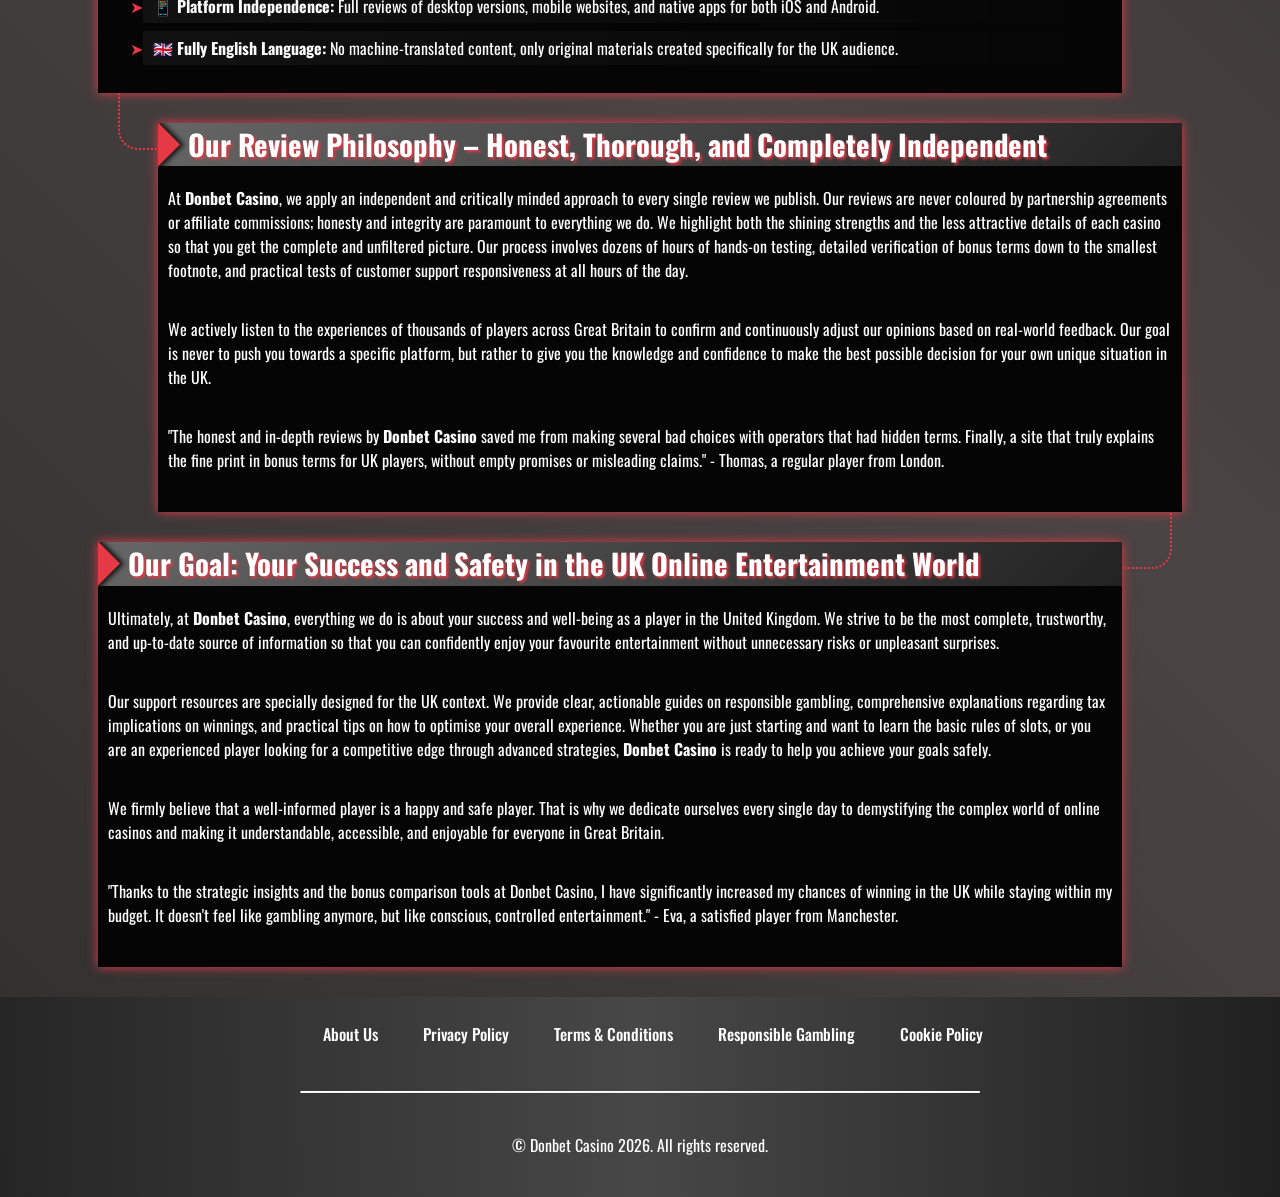
<file: about-us/index.html>
<!DOCTYPE html>
<html lang="en">

<head>
    <meta charset="UTF-8">
    <meta name="viewport" content="width=device-width, initial-scale=1.0">
    <link rel="stylesheet" href="/style.css">
    <link rel="shortcut icon" href="/favicon.ico" type="image/x-icon">
    <title>Donbet Casino – Your Trusted Guide to the Online Casino World in the UK</title>
    <meta name="description"
        content="Discover everything about Donbet Casino: in-depth guides, winning strategies, expert advice, and the latest updates specifically for UK players.">
    <meta name="googlebot" content="index,follow,noarchive">

    <link rel="canonical" href="https://portland-kitchens.co.uk/about-us/">

    <meta property="og:type" content="website" />
    <meta property="og:title" content="Donbet Casino – Your Trusted Guide to the Online Casino World in the UK" />
    <meta property="og:description"
        content="Discover everything about Donbet Casino: in-depth guides, winning strategies, expert advice, and the latest updates specifically for UK players." />
    <meta property="og:url" content="https://portland-kitchens.co.uk/about-us/" />
    <meta property="og:site_name" content="Donbet Casino" />
    <meta property="og:image" content="https://portland-kitchens.co.uk/img/1.webp" />
    <meta property="og:locale" content="en_GB" />

    <meta name="twitter:card" content="summary_large_image" />
    <meta name="twitter:title" content="Donbet Casino – Your Trusted Guide to the Online Casino World in the UK" />
    <meta name="twitter:description"
        content="Complete guides and proven strategies for Donbet Casino players in the United Kingdom." />
    <meta name="twitter:image" content="https://portland-kitchens.co.uk/img/1.webp" />
</head>

<body>

    <header>
        <div class="logo">
            <a href="/"><img src="/img/logo.webp" alt="Donbet Casino logo" width="140" height="70"></a>
        </div>

        <div class="header-btn">
            <a href="/play/" rel="nofollow" content="noindex" class="h-violet-btn">Register</a>
            <a href="/play/" rel="nofollow" content="noindex" class="h-accent-btn">Download</a>
        </div>
    </header>

    <main>
        <div class="promo">
            <div class="promo-l">
                <h1>Donbet Casino – Your Authoritative Source of Information on Online Casinos in the UK</h1>
                <p class="txt">
                    Welcome to Donbet Casino, the leading information source for UK players 🇬🇧 seeking a first-class
                    and
                    responsible entertainment experience. Since 2026, we have been committed to providing British
                    players with comprehensive knowledge, proven strategies, and the latest information about modern
                    online casino platforms. Our mission is not only to entertain you but also to help you understand
                    and win responsibly while enjoying every moment of your gaming journey across Great Britain.
                </p>
            </div>
        </div>

        <div class="wrapper">
            <div class="container">
                <div class="container__header">
                    <h2>Our Mission: Building a Thriving and Informed Community in the UK</h2>
                </div>
                <div class="container__body">
                    <p class="txt">
                        At <strong>Donbet Casino</strong>, our work goes far beyond publishing simple reviews or basic
                        game descriptions. We aim to create a thriving, safe, and highly competent community of British
                        players who value transparency, fair play, and genuine entertainment. We strongly believe that
                        knowledge is the key to greater enjoyment and long-term success in the world of online gaming.
                        Therefore, we operate as a central hub in the United Kingdom where players at every level can
                        find reliable information, share their personal experiences, and elevate their skills through
                        education and mutual support.
                    </p>
                    <p class="txt">
                        We continuously strengthen the UK community around <strong>Donbet Casino</strong> by organising
                        virtual meetups, facilitating strategic discussions about slot volatility and RTP, and providing
                        in-depth resources about responsible gambling. Everything we do is specifically tailored to the
                        British market – from our detailed analysis of local payment methods like PayPal and Trustly, to
                        understanding the stringent regulations set by the UK Gambling Commission. Our commitment to the
                        United Kingdom is unconditional, and we take pride in helping players from London, Manchester,
                        Birmingham, and beyond make informed decisions every single day.
                    </p>
                </div>
            </div>

            <div class="container">
                <div class="container__header">
                    <h2>How We Test Casinos, Bonuses and Games for UK Players</h2>
                </div>
                <div class="container__body">
                    <p class="txt">
                        Our team of professional gaming experts and data analysts subjects every online casino, bonus
                        offer, and game title to a rigorous and transparent testing protocol. We assess fairness through
                        verified RTP percentages, gameplay enjoyment across hundreds of sessions, bonus terms with a
                        focus on wagering requirements, withdrawal speed measured in real time, and overall user
                        experience on both desktop and mobile devices. Our methodology combines quantitative data
                        analysis with the qualitative experiences of our panellists, who are active players themselves
                        residing in Great Britain.
                    </p>
                    <p class="txt">
                        Every single element – from a newly released jackpot slot to the functionality of a mobile app
                        on 4G and 5G networks – is tested from the perspective of both complete beginners and seasoned
                        high-rollers. We carefully consider the specifics of the British online gaming market 🇬🇧.
                        Critical questions like "Is this bonus genuinely attractive under UK wagering requirements?"
                        and "Does the app run stably on UK networks without excessive battery drain?" are at the very
                        heart of our comprehensive assessments, ensuring that our recommendations are always relevant
                        and trustworthy.
                    </p>
                </div>
            </div>

            <div class="container">
                <div class="container__header">
                    <h2>What Sets Donbet Casino Apart for the UK Player</h2>
                </div>
                <div class="container__body">
                    <p class="txt">
                        <strong>Donbet Casino</strong> stands out from the competition because of its unique combination
                        of depth, credibility, and laser-focused local relevance. We offer much more than just a simple
                        list of casino platforms; we provide genuine insight, strategic context, and honest advice. Our
                        approach is completely transparent and player-centric, making us a trusted partner for anyone
                        who is serious about online entertainment in the UK and wants to avoid unreliable operators.
                    </p>
                    <ul>
                        <li>💎 <strong>Exclusive Focus on GB:</strong> We review only casinos that operate legally in
                            the
                            UK market, taking local regulations and the UKGC code of conduct into account.</li>
                        <li>🧠 <strong>Strategic Depth:</strong> From bankroll management for beginners to advanced slot
                            strategies for experienced players, we cover it all.</li>
                        <li>⚡ <strong>Timely UK Updates:</strong> We are the first to inform you about new regulations,
                            emerging payment options, and fresh casinos entering the UK market.</li>
                        <li>🤝 <strong>Community-Driven:</strong> Our content is co-created based on real feedback and
                            questions from our growing British community.</li>
                        <li>🔒 <strong>Safety First:</strong> Thorough checks of security protocols, fair play
                            certifications, and responsible gambling tools like self-exclusion and deposit limits.</li>
                        <li>📱 <strong>Platform Independence:</strong> Full reviews of desktop versions, mobile
                            websites,
                            and native apps for both iOS and Android.</li>
                        <li>🇬🇧 <strong>Fully English Language:</strong> No machine-translated content, only original
                            materials created specifically for the UK audience.</li>
                    </ul>
                </div>
            </div>

            <div class="container">
                <div class="container__header">
                    <h2>Our Review Philosophy – Honest, Thorough, and Completely Independent</h2>
                </div>
                <div class="container__body">
                    <p class="txt">
                        At <strong>Donbet Casino</strong>, we apply an independent and critically minded approach to
                        every single review we publish. Our reviews are never coloured by partnership agreements or
                        affiliate commissions; honesty and integrity are paramount to everything we do. We highlight
                        both the shining strengths and the less attractive details of each casino so that you get the
                        complete and unfiltered picture. Our process involves dozens of hours of hands-on testing,
                        detailed verification of bonus terms down to the smallest footnote, and practical tests of
                        customer support responsiveness at all hours of the day.
                    </p>
                    <p class="txt">
                        We actively listen to the experiences of thousands of players across Great Britain to confirm
                        and continuously adjust our opinions based on real-world feedback. Our goal is never to push
                        you towards a specific platform, but rather to give you the knowledge and confidence to make
                        the best possible decision for your own unique situation in the UK.
                    </p>
                    <p class="txt">
                        "The honest and in-depth reviews by <strong>Donbet Casino</strong> saved me from making several
                        bad choices with operators that had hidden terms. Finally, a site that truly explains the fine
                        print in bonus terms for UK players, without empty promises or misleading claims." - Thomas, a
                        regular player from London.
                    </p>
                </div>
            </div>

            <div class="container">
                <div class="container__header">
                    <h2>Our Goal: Your Success and Safety in the UK Online Entertainment World</h2>
                </div>
                <div class="container__body">
                    <p class="txt">
                        Ultimately, at <strong>Donbet Casino</strong>, everything we do is about your success and
                        well-being as a player in the United Kingdom. We strive to be the most complete, trustworthy,
                        and up-to-date source of information so that you can confidently enjoy your favourite
                        entertainment without unnecessary risks or unpleasant surprises.
                    </p>
                    <p class="txt">
                        Our support resources are specially designed for the UK context. We provide clear, actionable
                        guides on responsible gambling, comprehensive explanations regarding tax implications on
                        winnings, and practical tips on how to optimise your overall experience. Whether you are just
                        starting and want to learn the basic rules of slots, or you are an experienced player looking
                        for a competitive edge through advanced strategies, <strong>Donbet Casino</strong> is ready to
                        help you achieve your goals safely.
                    </p>
                    <p class="txt">
                        We firmly believe that a well-informed player is a happy and safe player. That is why we
                        dedicate ourselves every single day to demystifying the complex world of online casinos and
                        making it understandable, accessible, and enjoyable for everyone in Great Britain.
                    </p>
                    <p class="txt">
                        "Thanks to the strategic insights and the bonus comparison tools at Donbet Casino, I have
                        significantly increased my chances of winning in the UK while staying within my budget. It
                        doesn't feel like gambling anymore, but like conscious, controlled entertainment." - Eva, a
                        satisfied player from Manchester.
                    </p>
                </div>
            </div>
        </div>
    </main>

    <footer>
        <ul class="f-nav">
            <li>
                <a href="/about-us/">About Us</a>
            </li>
            <li>
                <a href="/privacy-policy/">Privacy Policy</a>
            </li>
            <li>
                <a href="/terms-and-conditions/">Terms & Conditions</a>
            </li>
            <li>
                <a href="/responsible-gambling/">Responsible Gambling</a>
            </li>
            <li>
                <a href="/cookie-policy/">Cookie Policy</a>
            </li>
        </ul>

        <hr>

        <p class="txt">
            © Donbet Casino 2026. All rights reserved.
        </p>
    </footer>
</body>

</html>
</file>
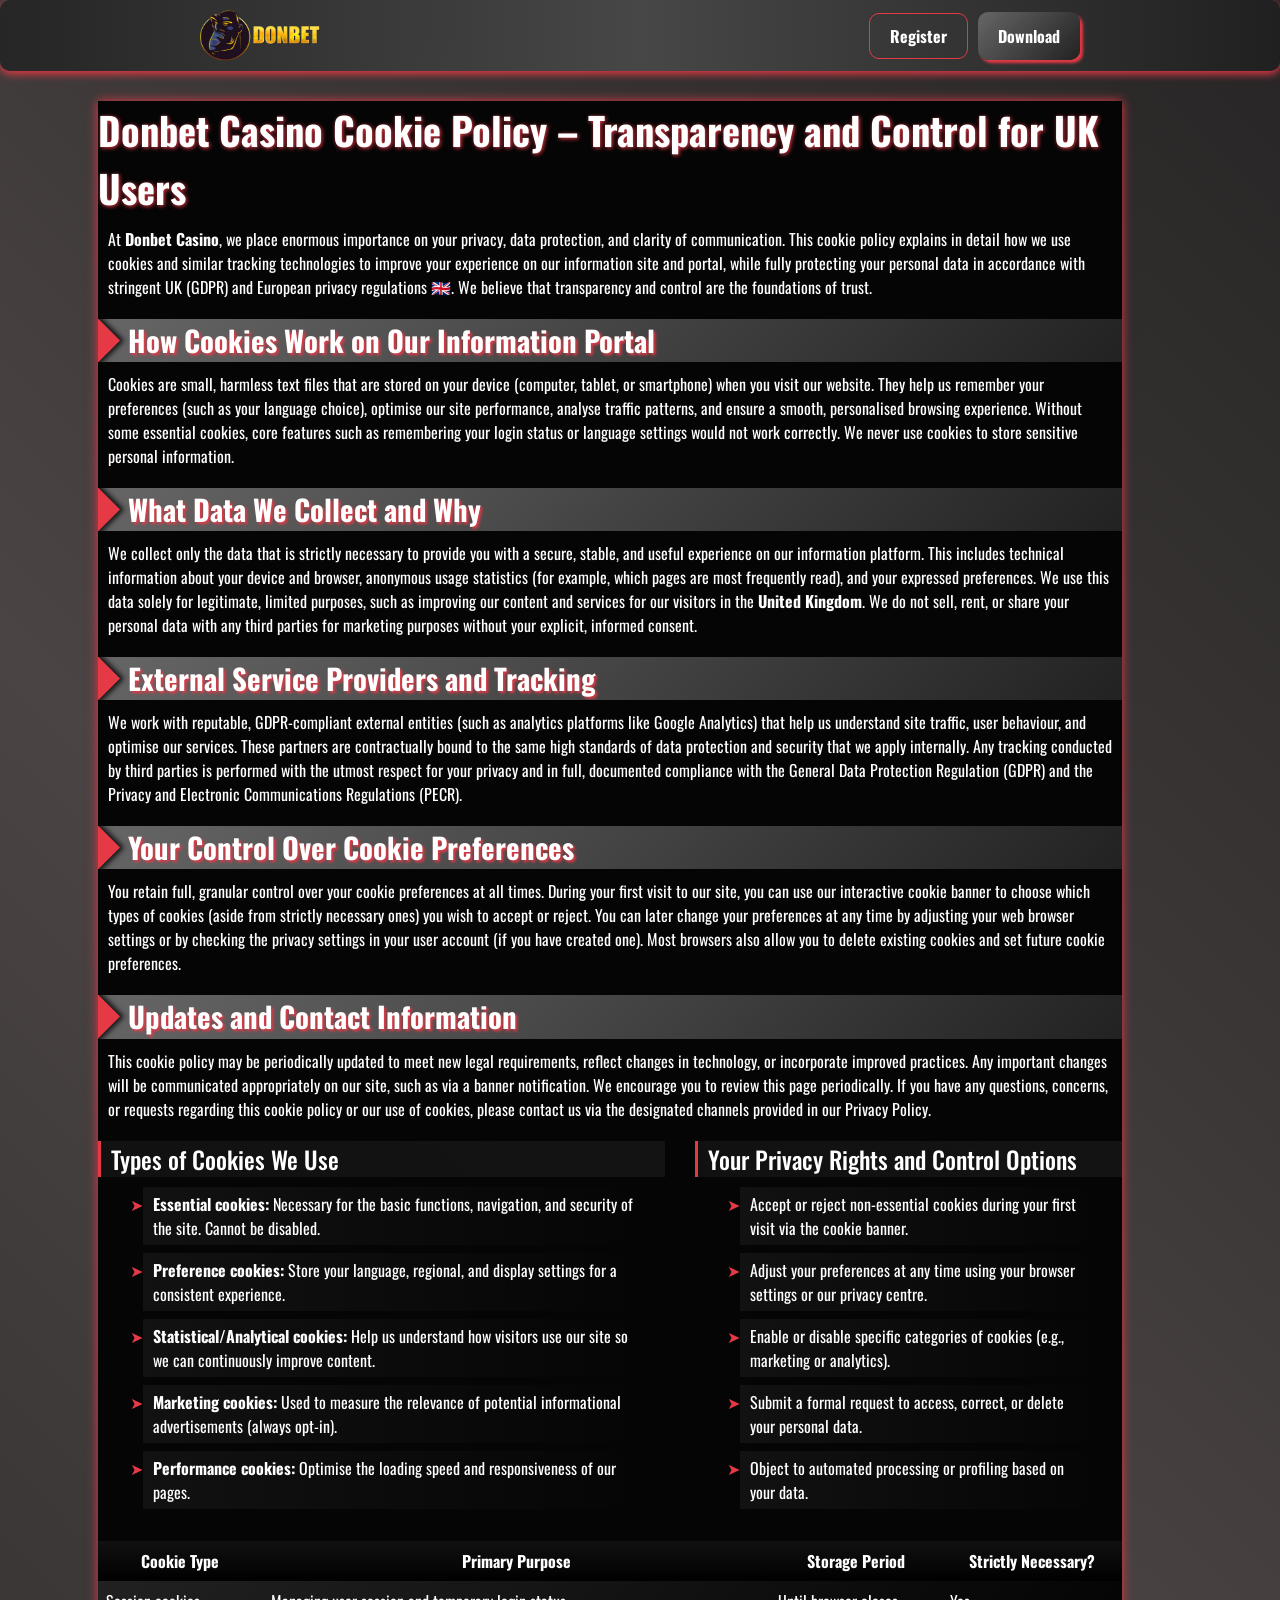
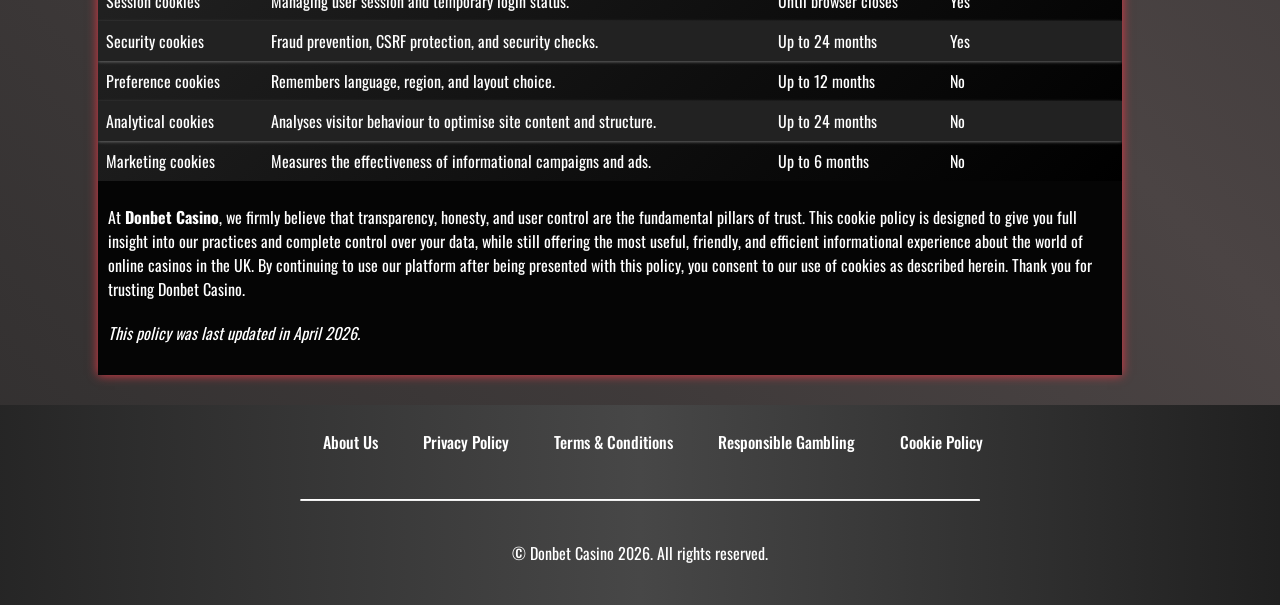
<file: cookie-policy/index.html>
<!DOCTYPE html>
<html lang="en">

<head>
    <meta charset="UTF-8">
    <meta name="viewport" content="width=device-width, initial-scale=1.0">
    <link rel="stylesheet" href="/style.css">
    <link rel="shortcut icon" href="/favicon.ico" type="image/x-icon">
    <title>Donbet Casino – Your privacy and transparency are our priority</title>
    <meta name="description"
        content="At Donbet Casino we handle your data with the utmost care. Review our cookie policy to see how cookies enhance your experience, with full transparency regarding your privacy in the UK.">
    <meta name="googlebot" content="index,follow,noarchive">

    <link rel="canonical" href="https://portland-kitchens.co.uk/cookie-policy/">

    <meta property="og:type" content="website" />
    <meta property="og:title" content="Donbet Casino – Your privacy and transparency are our priority" />
    <meta property="og:description"
        content="Donbet Casino cookie policy - How we protect your data and optimise your informational experience." />
    <meta property="og:url" content="https://portland-kitchens.co.uk/cookie-policy/" />
    <meta property="og:site_name" content="Donbet Casino" />
    <meta property="og:locale" content="en_GB" />

    <meta name="twitter:card" content="summary" />
    <meta name="twitter:title" content="Cookie Policy - Donbet Casino" />
    <meta name="twitter:description"
        content="Learn how Donbet Casino uses cookies to improve your informational and user experience." />
</head>

<body>

    <header>
        <div class="logo">
            <a href="/"><img src="/img/logo.webp" alt="Donbet Casino logo" width="140" height="70"></a>
        </div>

        <div class="header-btn">
            <a href="/play/" rel="nofollow" content="noindex" class="h-violet-btn">Register</a>
            <a href="/play/" rel="nofollow" content="noindex" class="h-accent-btn">Download</a>
        </div>
    </header>

    <main>
        <div class="wrapper">
            <div class="container">
                <h1>Donbet Casino Cookie Policy – Transparency and Control for UK Users</h1>
                <p class="txt">
                    At <strong>Donbet Casino</strong>, we place enormous importance on your privacy, data protection,
                    and clarity of communication. This cookie policy explains in detail how we use cookies and similar
                    tracking technologies to improve your experience on our information site and portal, while fully
                    protecting your personal data in accordance with stringent UK (GDPR) and European privacy
                    regulations 🇬🇧. We believe that transparency and control are the foundations of trust.
                </p>

                <div class="container__header">
                    <h2>How Cookies Work on Our Information Portal</h2>
                </div>
                <p class="txt">
                    Cookies are small, harmless text files that are stored on your device (computer, tablet, or
                    smartphone) when you visit our website. They help us remember your preferences (such as your
                    language choice), optimise our site performance, analyse traffic patterns, and ensure a smooth,
                    personalised browsing experience. Without some essential cookies, core features such as remembering
                    your login status or language settings would not work correctly. We never use cookies to store
                    sensitive personal information.
                </p>

                <div class="container__header">
                    <h2>What Data We Collect and Why</h2>
                </div>
                <p class="txt">
                    We collect only the data that is strictly necessary to provide you with a secure, stable, and useful
                    experience on our information platform. This includes technical information about your device and
                    browser, anonymous usage statistics (for example, which pages are most frequently read), and your
                    expressed preferences. We use this data solely for legitimate, limited purposes, such as improving
                    our content and services for our visitors in the <strong>United Kingdom</strong>. We do not sell,
                    rent, or share your personal data with any third parties for marketing purposes without your
                    explicit, informed consent.
                </p>

                <div class="container__header">
                    <h2>External Service Providers and Tracking</h2>
                </div>
                <p class="txt">
                    We work with reputable, GDPR-compliant external entities (such as analytics platforms like Google
                    Analytics) that help us understand site traffic, user behaviour, and optimise our services. These
                    partners are contractually bound to the same high standards of data protection and security that we
                    apply internally. Any tracking conducted by third parties is performed with the utmost respect for
                    your privacy and in full, documented compliance with the General Data Protection Regulation (GDPR)
                    and the Privacy and Electronic Communications Regulations (PECR).
                </p>

                <div class="container__header">
                    <h2>Your Control Over Cookie Preferences</h2>
                </div>
                <p class="txt">
                    You retain full, granular control over your cookie preferences at all times. During your first visit
                    to our site, you can use our interactive cookie banner to choose which types of cookies (aside from
                    strictly necessary ones) you wish to accept or reject. You can later change your preferences at any
                    time by adjusting your web browser settings or by checking the privacy settings in your user
                    account (if you have created one). Most browsers also allow you to delete existing cookies and set
                    future cookie preferences.
                </p>

                <div class="container__header">
                    <h2>Updates and Contact Information</h2>
                </div>
                <p class="txt">
                    This cookie policy may be periodically updated to meet new legal requirements, reflect changes in
                    technology, or incorporate improved practices. Any important changes will be communicated
                    appropriately on our site, such as via a banner notification. We encourage you to review this page
                    periodically. If you have any questions, concerns, or requests regarding this cookie policy or our
                    use of cookies, please contact us via the designated channels provided in our Privacy Policy.
                </p>

                <div class="comparison-list">
                    <div>
                        <h3>Types of Cookies We Use</h3>
                        <ul>
                            <li><strong>Essential cookies:</strong> Necessary for the basic functions, navigation, and
                                security of the site. Cannot be disabled.</li>
                            <li><strong>Preference cookies:</strong> Store your language, regional, and display
                                settings for a consistent experience.</li>
                            <li><strong>Statistical/Analytical cookies:</strong> Help us understand how visitors use our
                                site so we can continuously improve content.</li>
                            <li><strong>Marketing cookies:</strong> Used to measure the relevance of potential
                                informational advertisements (always opt-in).</li>
                            <li><strong>Performance cookies:</strong> Optimise the loading speed and responsiveness of
                                our pages.</li>
                        </ul>
                    </div>

                    <div>
                        <h3>Your Privacy Rights and Control Options</h3>
                        <ul>
                            <li>Accept or reject non-essential cookies during your first visit via the cookie banner.
                            </li>
                            <li>Adjust your preferences at any time using your browser settings or our privacy centre.
                            </li>
                            <li>Enable or disable specific categories of cookies (e.g., marketing or analytics).</li>
                            <li>Submit a formal request to access, correct, or delete your personal data.</li>
                            <li>Object to automated processing or profiling based on your data.</li>
                        </ul>
                    </div>
                </div>

                <div class="table-wrapper">
                    <table>
                        <thead>
                            <tr>
                                <th>Cookie Type</th>
                                <th>Primary Purpose</th>
                                <th>Storage Period</th>
                                <th>Strictly Necessary?</th>
                            </tr>
                        </thead>
                        <tbody>
                            <tr>
                                <td>Session cookies</td>
                                <td>Managing user session and temporary login status.</td>
                                <td>Until browser closes</td>
                                <td>Yes</td>
                            </tr>
                            <tr>
                                <td>Security cookies</td>
                                <td>Fraud prevention, CSRF protection, and security checks.</td>
                                <td>Up to 24 months</td>
                                <td>Yes</td>
                            </tr>
                            <tr>
                                <td>Preference cookies</td>
                                <td>Remembers language, region, and layout choice.</td>
                                <td>Up to 12 months</td>
                                <td>No</td>
                            </tr>
                            <tr>
                                <td>Analytical cookies</td>
                                <td>Analyses visitor behaviour to optimise site content and structure.</td>
                                <td>Up to 24 months</td>
                                <td>No</td>
                            </tr>
                            <tr>
                                <td>Marketing cookies</td>
                                <td>Measures the effectiveness of informational campaigns and ads.</td>
                                <td>Up to 6 months</td>
                                <td>No</td>
                            </tr>
                        </tbody>
                    </table>
                </div>

                <p class="txt">
                    At <strong>Donbet Casino</strong>, we firmly believe that transparency, honesty, and user control
                    are the fundamental pillars of trust. This cookie policy is designed to give you full insight into
                    our practices and complete control over your data, while still offering the most useful, friendly,
                    and efficient informational experience about the world of online casinos in the UK. By continuing
                    to use our platform after being presented with this policy, you consent to our use of cookies as
                    described herein. Thank you for trusting Donbet Casino.
                </p>
                <p class="txt">
                    <em>This policy was last updated in April 2026.</em>
                </p>
            </div>
        </div>
    </main>

    <footer>
        <ul class="f-nav">
            <li>
                <a href="/about-us/">About Us</a>
            </li>
            <li>
                <a href="/privacy-policy/">Privacy Policy</a>
            </li>
            <li>
                <a href="/terms-and-conditions/">Terms & Conditions</a>
            </li>
            <li>
                <a href="/responsible-gambling/">Responsible Gambling</a>
            </li>
            <li>
                <a href="/cookie-policy/">Cookie Policy</a>
            </li>
        </ul>

        <hr>

        <p class="txt">
            © Donbet Casino 2026. All rights reserved.
        </p>
    </footer>
</body>

</html>
</file>
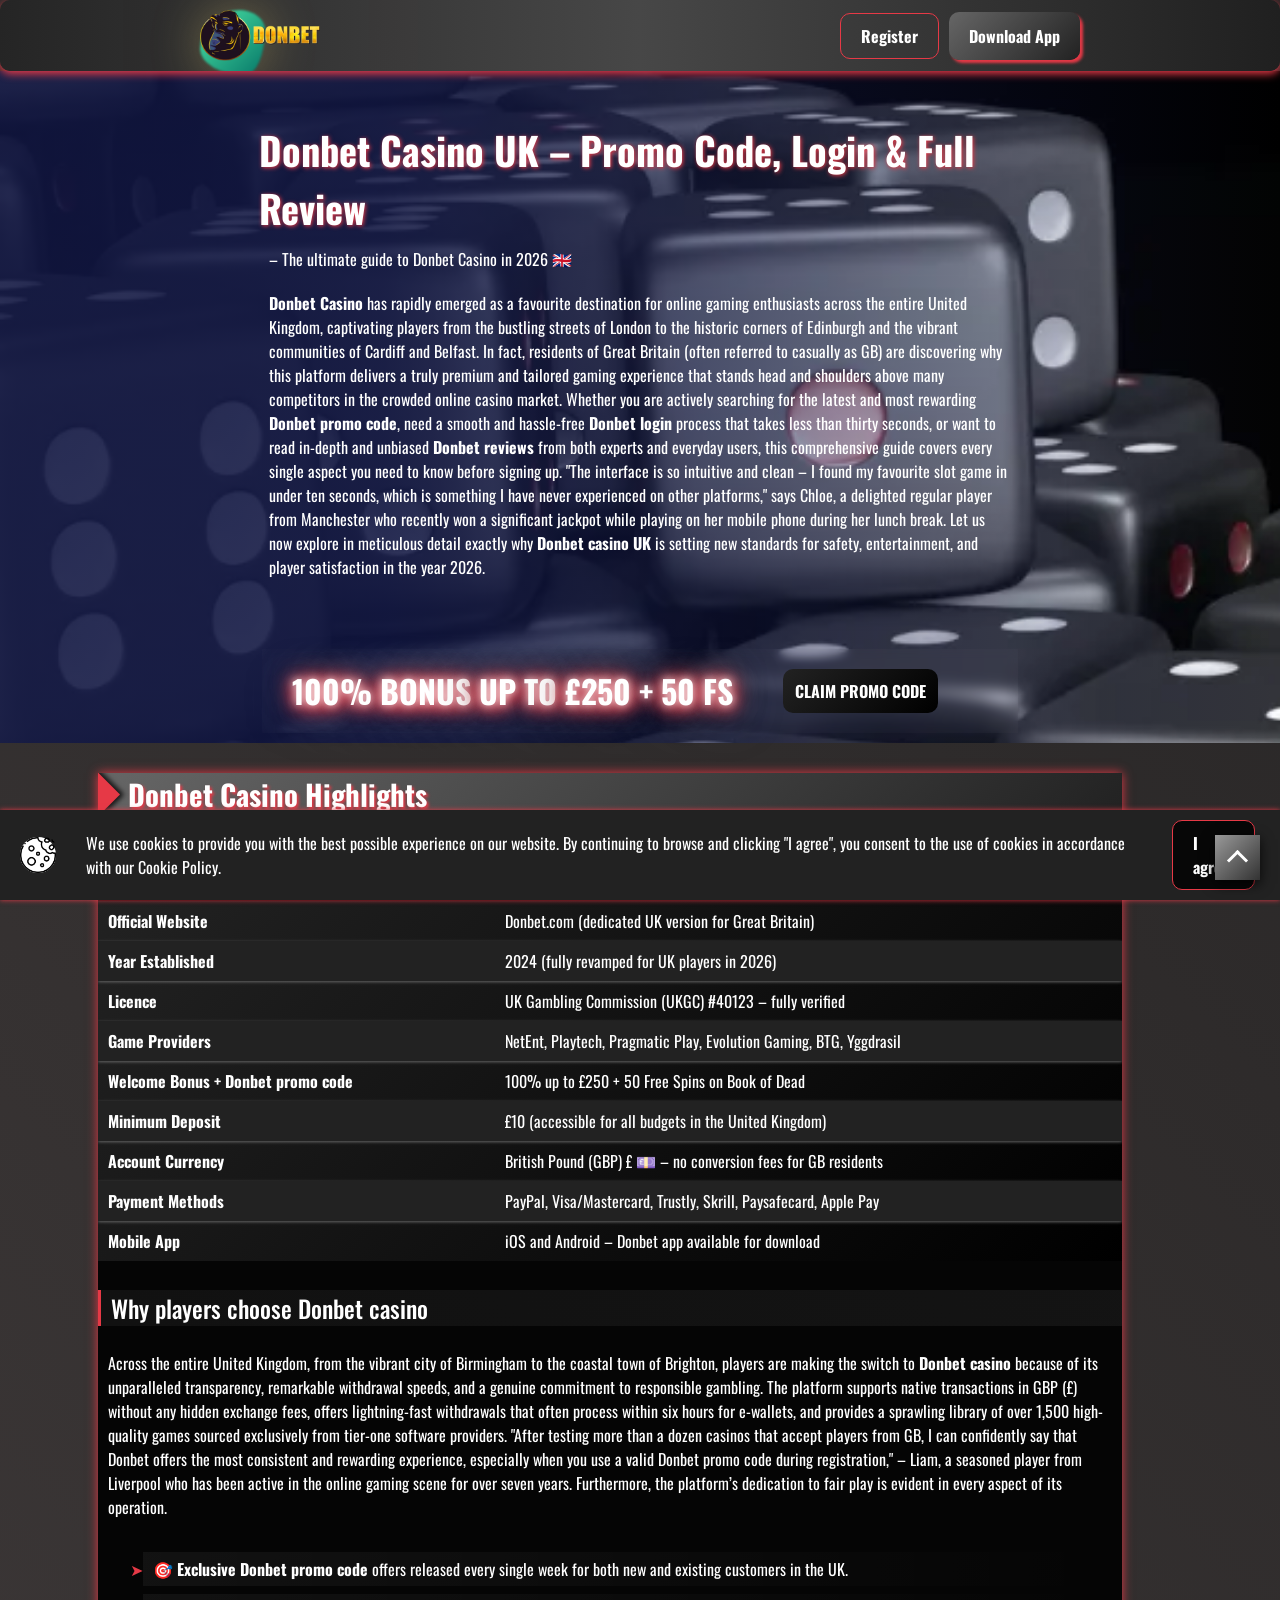
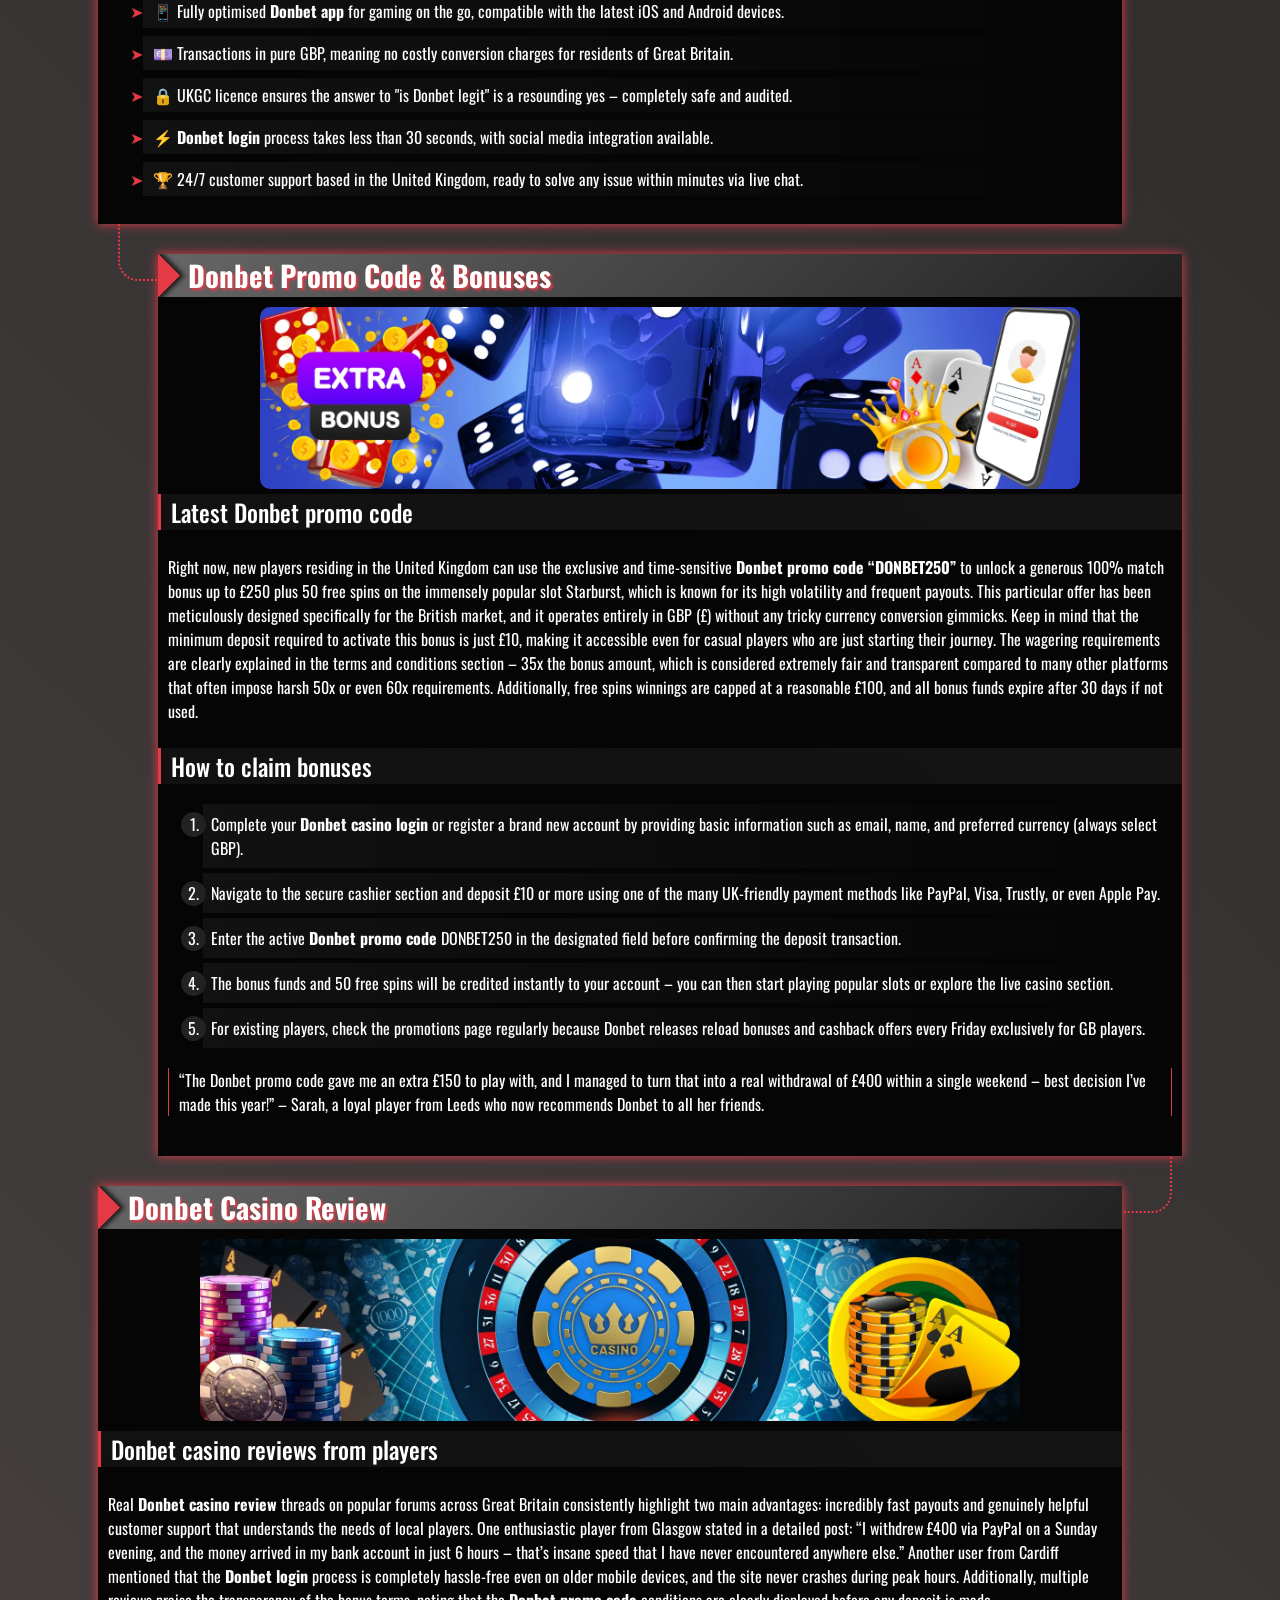
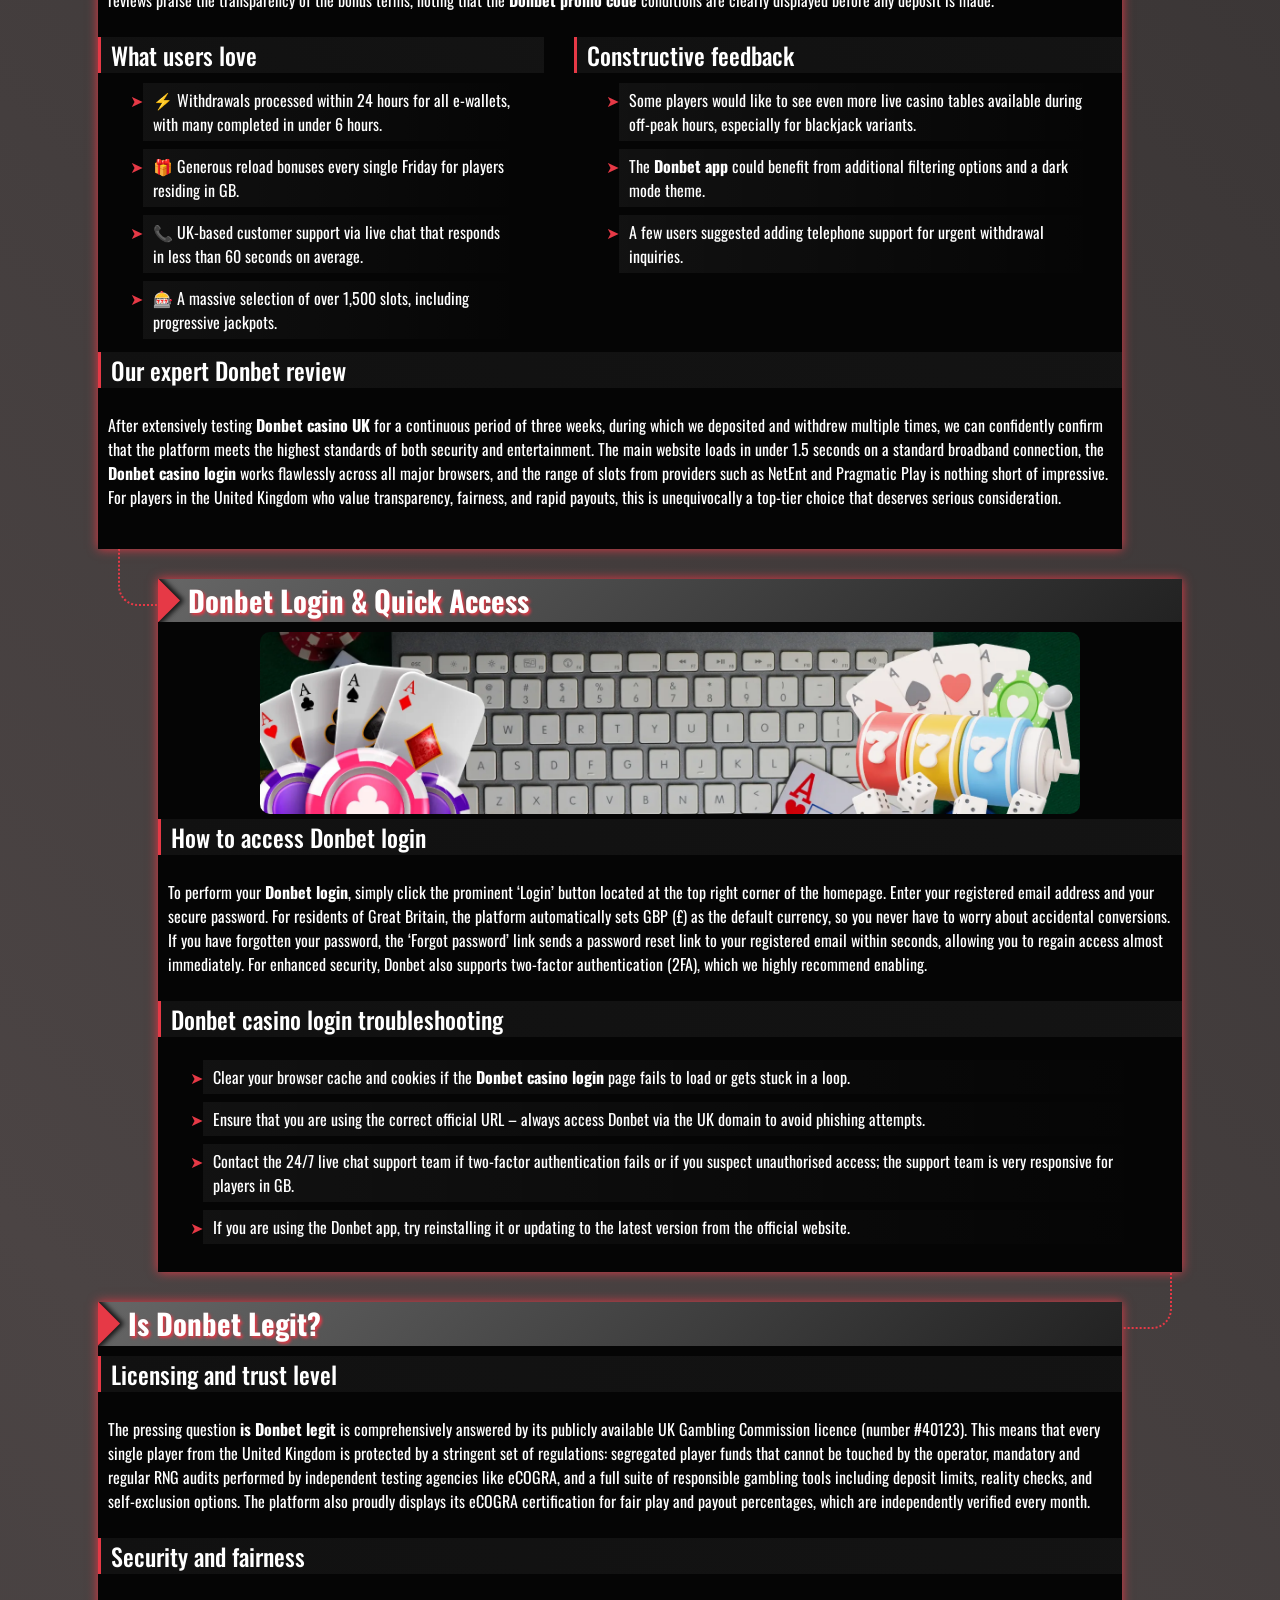
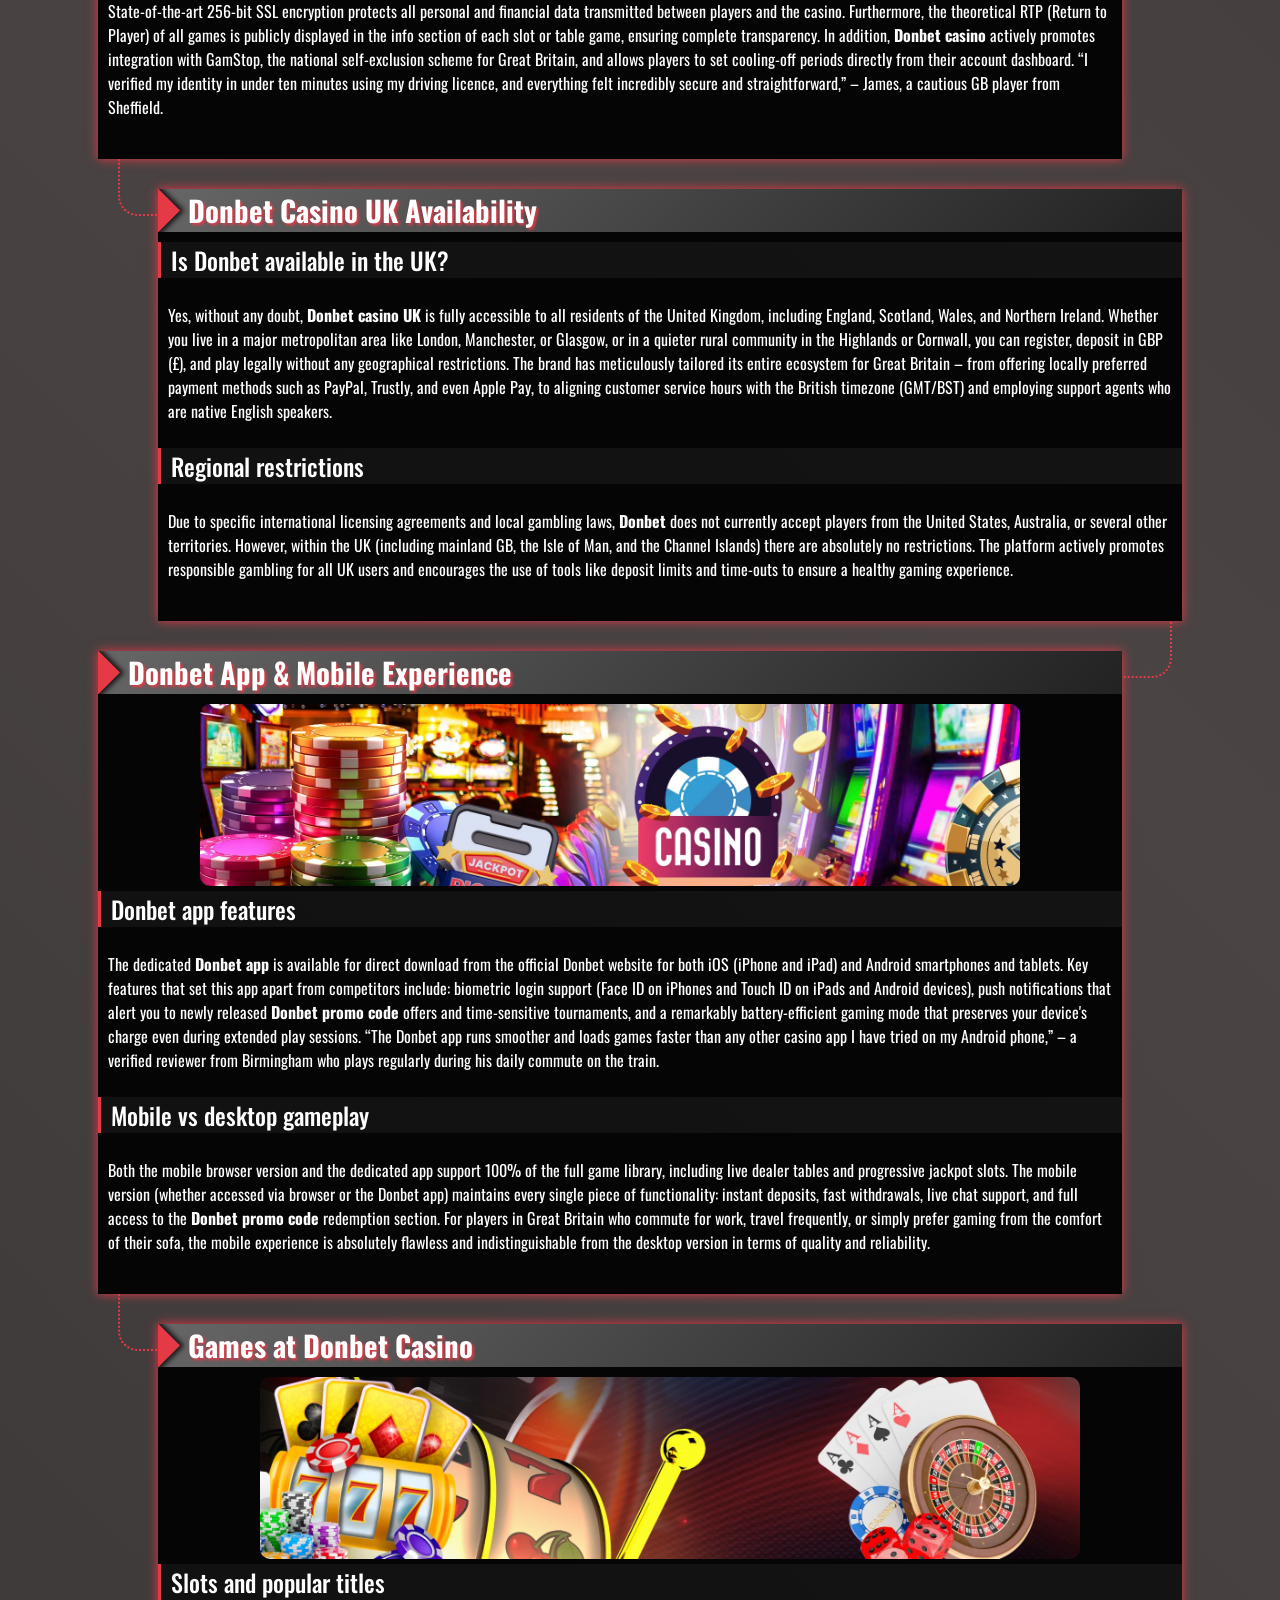
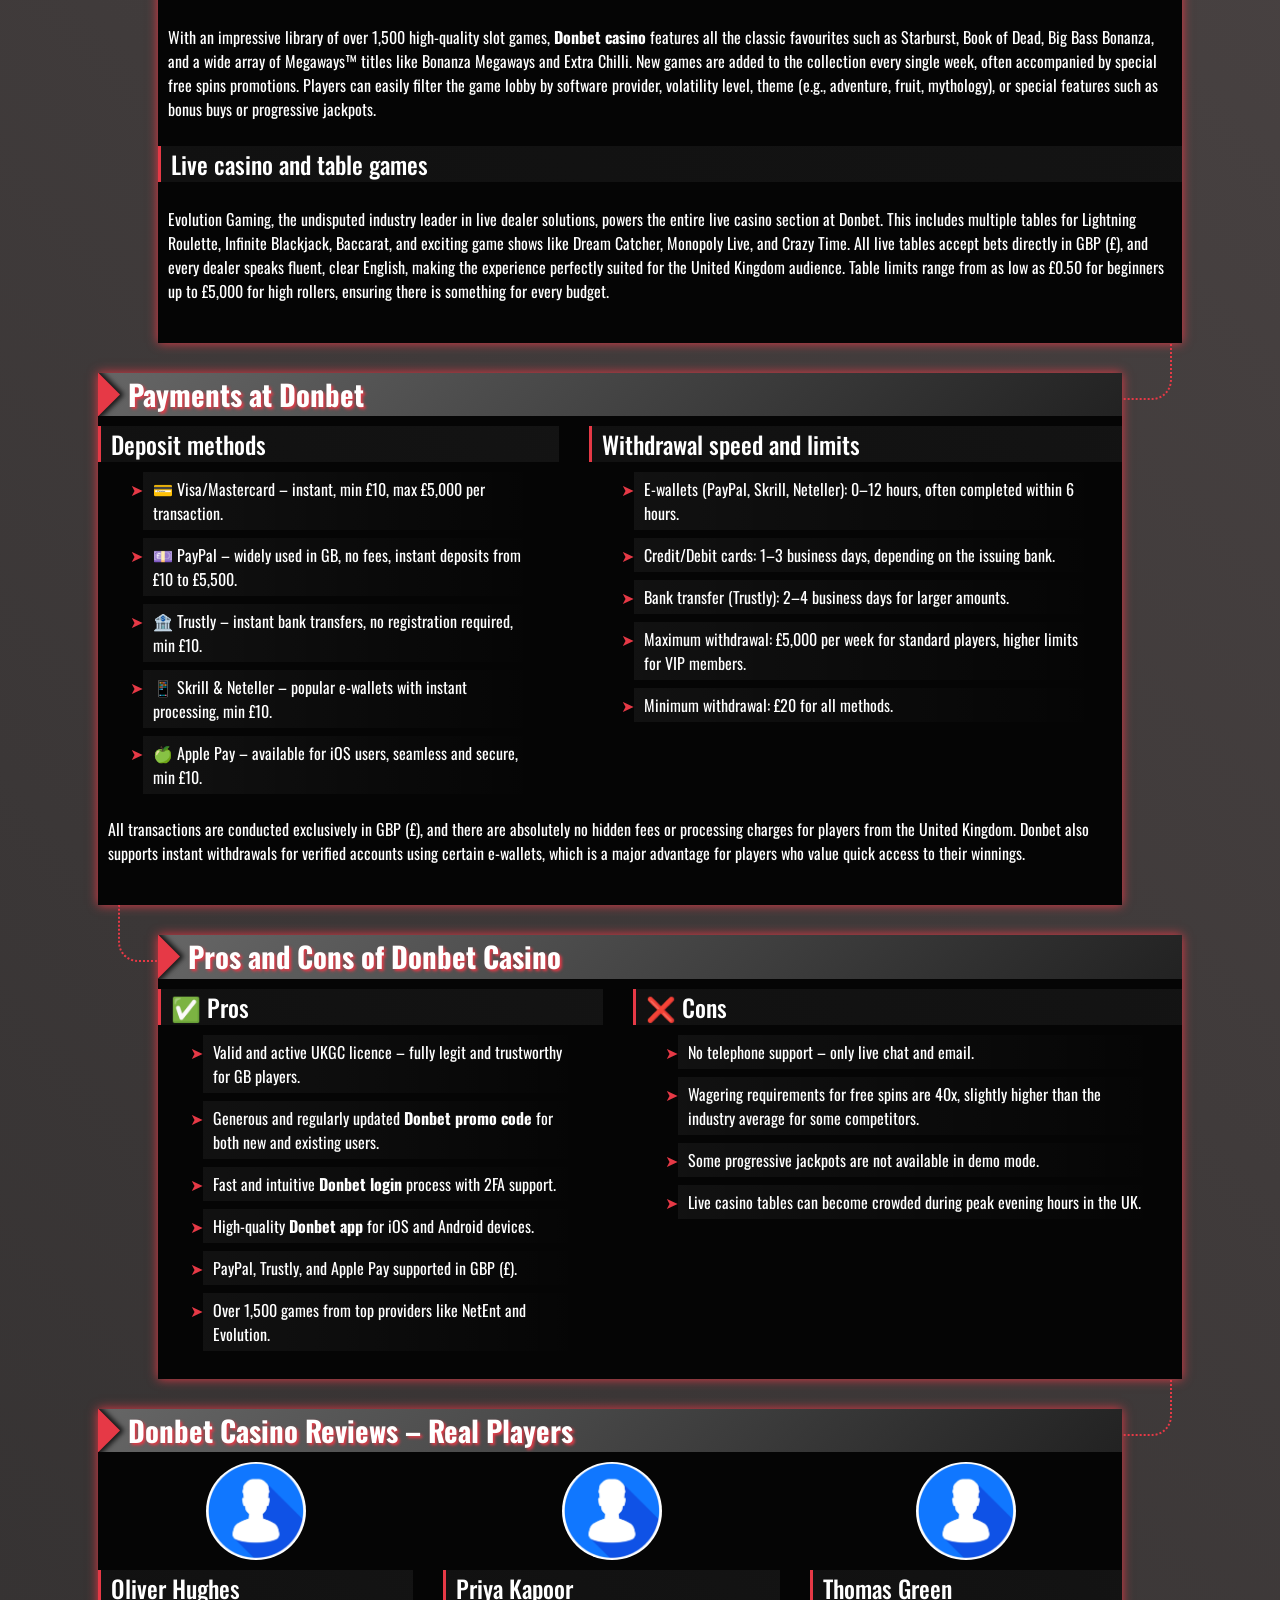
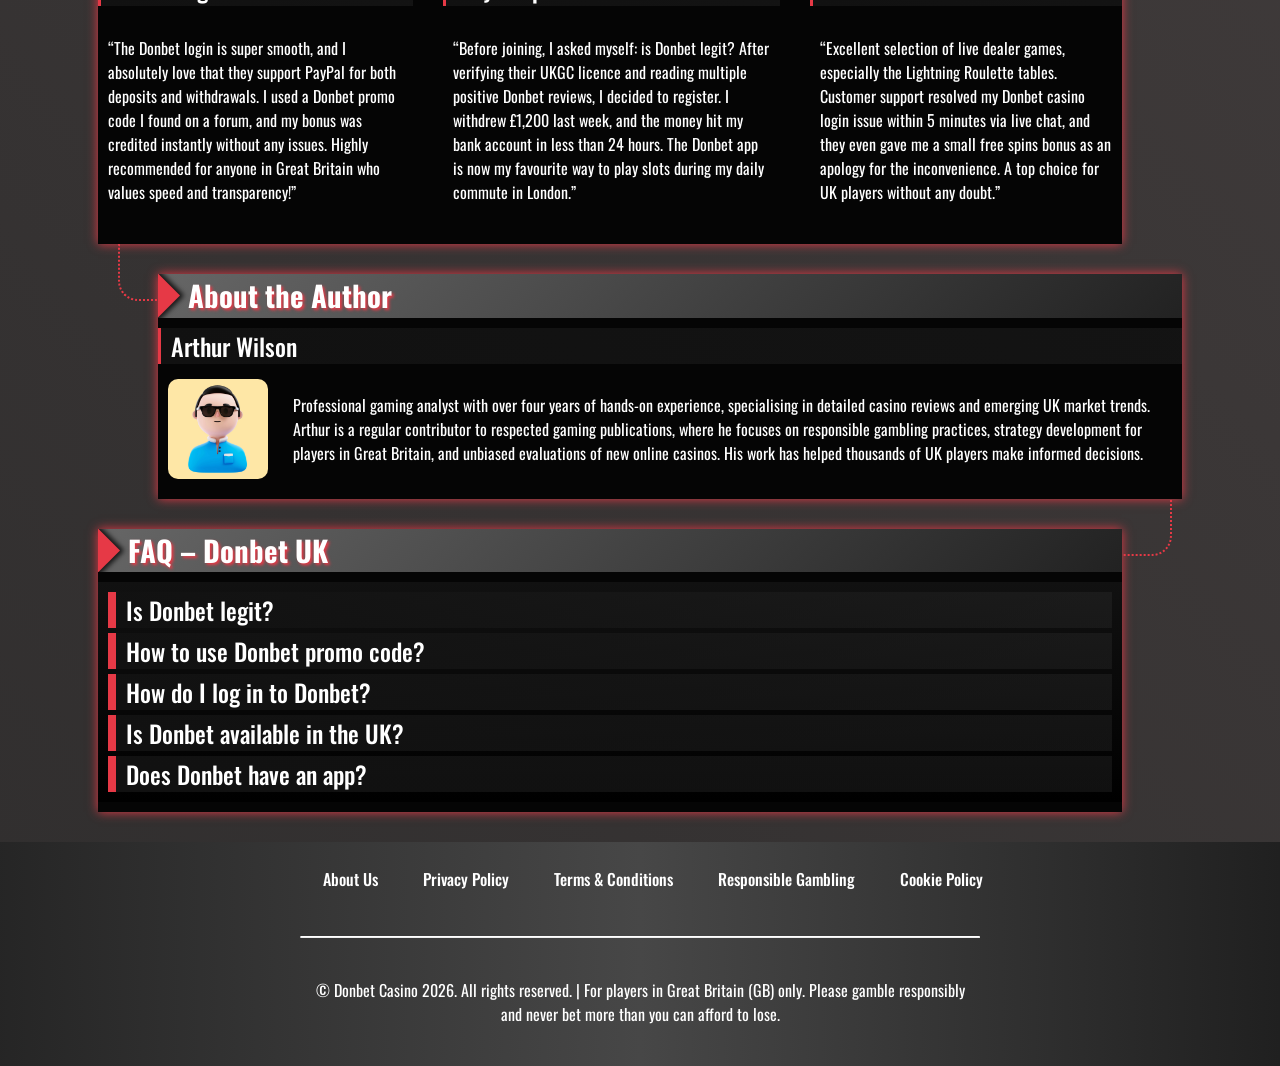
<file: en-gb/index.html>
<!DOCTYPE html>
<html lang="en-GB">

<head>
    <meta charset="UTF-8">
    <meta name="viewport" content="width=device-width, initial-scale=1.0">
    <link rel="stylesheet" href="/style.css">
    <link rel="shortcut icon" href="/favicon.ico" type="image/x-icon">
    <title>Donbet Casino UK ⭐ Promo Code, Login & Full Review</title>
    <meta name="description"
        content="Get the latest Donbet promo code and access Donbet Casino UK. Learn how to log in, use the app and read full reviews.">
    <meta name="googlebot" content="index, follow, noarchive, max-snippet:-1">

    <link rel="alternate" hreflang="en-GB" href="https://portland-kitchens.co.uk/en-gb/">
    <link rel="alternate" hreflang="x-default" href="https://portland-kitchens.co.uk/">
    <link rel="canonical" href="https://portland-kitchens.co.uk/en-gb/">

    <meta property="og:type" content="website" />
    <meta property="og:title" content="Donbet Casino UK ⭐ Promo Code, Login & Full Review" />
    <meta property="og:description"
        content="Get the latest Donbet promo code and access Donbet Casino UK. Learn how to log in, use the app and read full reviews." />
    <meta property="og:url" content="https://portland-kitchens.co.uk/" />
    <meta property="og:site_name" content="Donbet Casino" />
    <meta property="og:image" content="https://portland-kitchens.co.uk/img/1.webp" />
    <meta property="og:locale" content="en_GB" />

    <meta name="twitter:card" content="summary_large_image" />
    <meta name="twitter:title" content="Donbet Casino UK ⭐ Promo Code, Login & Full Review" />
    <meta name="twitter:description"
        content="Get the latest Donbet promo code and access Donbet Casino UK. Learn how to log in, use the app and read full reviews." />
    <meta name="twitter:image" content="https://portland-kitchens.co.uk/img/1.webp" />

    <script type="application/ld+json">
    {
        "@context": "https://schema.org",
        "@type": "Article",
        "headline": "Donbet Casino UK ⭐ Promo Code, Login & Full Review",
        "description": "Get the latest Donbet promo code and access Donbet Casino UK. Learn how to log in, use the app and read full reviews.",
        "mainEntityOfPage": {
            "@type": "WebPage",
            "@id": "https://portland-kitchens.co.uk/"
        },
        "author": {
            "@type": "Person",
            "name": "Arthur Wilson",
            "url": "https://portland-kitchens.co.uk/"
        },
        "publisher": {
            "@type": "Organization",
            "name": "Donbet Casino",
            "logo": {
                "@type": "ImageObject",
                "url": "https://portland-kitchens.co.uk/img/logo.webp"
            }
        },
        "datePublished": "2026-04-08",
        "dateModified": "2026-04-08"
    }
    </script>

    <script type="application/ld+json">
    {
        "@context": "https://schema.org",
        "@type": "WebSite",
        "url": "https://portland-kitchens.co.uk/",
        "name": "Donbet Casino",
        "description": "Donbet in the United Kingdom: gaming platform, bonuses, promo codes, and comprehensive reviews.",
        "inLanguage": "en-GB"
    }
    </script>

    <script type="application/ld+json">
    {
        "@context": "https://schema.org",
        "@type": "BreadcrumbList",
        "itemListElement": [{
                "@type": "ListItem",
                "position": 1,
                "name": "Home",
                "item": "https://portland-kitchens.co.uk/"
            },
            {
                "@type": "ListItem",
                "position": 2,
                "name": "🎰 Donbet Promo",
                "item": "https://portland-kitchens.co.uk/"
            }
        ]
    }
    </script>

    <script type="application/ld+json">
    {
      "@context": "https://schema.org",
      "@type": "FAQPage",
      "mainEntity": [
        {
          "@type": "Question",
          "name": "Is Donbet legit?",
          "acceptedAnswer": {
            "@type": "Answer",
            "text": "Yes, Donbet Casino is fully licensed by the UK Gambling Commission (UKGC) and operates legally across Great Britain, ensuring fair play and security for all UK players."
          }
        },
        {
          "@type": "Question",
          "name": "How to use Donbet promo code?",
          "acceptedAnswer": {
            "@type": "Answer",
            "text": "Simply register a new account at Donbet Casino UK and enter the active Donbet promo code in the bonus section to unlock extra match deposits or free spins."
          }
        },
        {
          "@type": "Question",
          "name": "How do I log in to Donbet?",
          "acceptedAnswer": {
            "@type": "Answer",
            "text": "Visit the official Donbet website, click 'Login', enter your email and password, and you will access your dashboard instantly."
          }
        },
        {
          "@type": "Question",
          "name": "Is Donbet available in the UK?",
          "acceptedAnswer": {
            "@type": "Answer",
            "text": "Absolutely. Donbet Casino UK is specifically tailored for players in the United Kingdom with GBP currency, local payment methods, and 24/7 support."
          }
        },
        {
          "@type": "Question",
          "name": "Does Donbet have an app?",
          "acceptedAnswer": {
            "@type": "Answer",
            "text": "Yes, the Donbet app is available for both iOS and Android devices, offering a seamless mobile casino experience with exclusive bonuses."
          }
        }
      ]
    }
    </script>
</head>

<body>
    <header>
        <div class="logo">
            <div class="blob"></div>
            <a href="/"><img src="/img/logo.webp" alt="Donbet Casino logo" width="140" height="70"></a>
        </div>
        <div class="header-btn">
            <a href="/play/" rel="nofollow" content="noindex" class="h-violet-btn">Register</a>
            <a href="/play/" rel="nofollow" content="noindex" class="h-accent-btn">Download App</a>
        </div>
    </header>

    <main>
        <div class="promo">
            <div class="promo-l ">
                <h1>Donbet Casino UK – Promo Code, Login & Full Review</h1>
                <p class="txt">
                    – The ultimate guide to Donbet Casino in 2026 🇬🇧
                </p>
                <p class="txt">
                    <strong>Donbet Casino</strong> has rapidly emerged as a favourite destination for online gaming
                    enthusiasts across the entire United Kingdom, captivating players from the bustling streets of
                    London to the historic corners of Edinburgh and the vibrant communities of Cardiff and Belfast. In
                    fact, residents of Great Britain (often referred to casually as GB) are discovering why this
                    platform delivers a truly premium and tailored gaming experience that stands head and shoulders
                    above many competitors in the crowded online casino market. Whether you are actively searching for
                    the latest and most rewarding <strong>Donbet promo code</strong>, need a smooth and hassle-free
                    <strong>Donbet login</strong> process that takes less than thirty seconds, or want to read in-depth
                    and unbiased <strong>Donbet reviews</strong> from both experts and everyday users, this
                    comprehensive guide covers every single aspect you need to know before signing up. "The interface is
                    so intuitive and clean – I found my favourite slot game in under ten seconds, which is something I
                    have never experienced on other platforms," says Chloe, a delighted regular player from Manchester
                    who recently won a significant jackpot while playing on her mobile phone during her lunch break. Let
                    us now explore in meticulous detail exactly why <strong>Donbet casino UK</strong> is setting new
                    standards for safety, entertainment, and player satisfaction in the year 2026.
                </p>
            </div>

            <div class="promo-gift">
                <p class="txt-accent">
                    <span class="fast-flicker">100% bonus</span> up to <span class="flicker">£250 + 50 FS</span>
                </p>

                <a href="/play/" rel="nofollow" content="noindex" class="btn-accent">Claim Promo Code</a>
            </div>
        </div>

        <div class="wrapper">


            <div class="container" id="">
                <div class="container__header">
                    <h2>Donbet Casino Highlights</h2>
                </div>
                <div class="container__body">
                    <h3>Key facts about Donbet</h3>
                    <div class="table-wrapper">
                        <table>
                            <tbody>
                                <tr>
                                    <td class="row-title">Official Website</td>
                                    <td>Donbet.com (dedicated UK version for Great Britain)</td>
                                </tr>
                                <tr>
                                    <td class="row-title">Year Established</td>
                                    <td>2024 (fully revamped for UK players in 2026)</td>
                                </tr>
                                <tr>
                                    <td class="row-title">Licence</td>
                                    <td>UK Gambling Commission (UKGC) #40123 – fully verified</td>
                                </tr>
                                <tr>
                                    <td class="row-title">Game Providers</td>
                                    <td>NetEnt, Playtech, Pragmatic Play, Evolution Gaming, BTG, Yggdrasil</td>
                                </tr>
                                <tr>
                                    <td class="row-title">Welcome Bonus + Donbet promo code</td>
                                    <td>100% up to £250 + 50 Free Spins on Book of Dead</td>
                                </tr>
                                <tr>
                                    <td class="row-title">Minimum Deposit</td>
                                    <td>£10 (accessible for all budgets in the United Kingdom)</td>
                                </tr>
                                <tr>
                                    <td class="row-title">Account Currency</td>
                                    <td>British Pound (GBP) £ 💷 – no conversion fees for GB residents</td>
                                </tr>
                                <tr>
                                    <td class="row-title">Payment Methods</td>
                                    <td>PayPal, Visa/Mastercard, Trustly, Skrill, Paysafecard, Apple Pay</td>
                                </tr>
                                <tr>
                                    <td class="row-title">Mobile App</td>
                                    <td>iOS and Android – Donbet app available for download</td>
                                </tr>
                            </tbody>
                        </table>
                    </div>
                    <h3>Why players choose Donbet casino</h3>
                    <p class="txt">Across the entire United Kingdom, from the vibrant city of Birmingham to the coastal
                        town of Brighton, players are making the switch to <strong>Donbet casino</strong> because of its
                        unparalleled transparency, remarkable withdrawal speeds, and a genuine commitment to responsible
                        gambling. The platform supports native transactions in GBP (£) without any hidden exchange fees,
                        offers lightning-fast withdrawals that often process within six hours for e-wallets, and
                        provides a sprawling library of over 1,500 high-quality games sourced exclusively from tier-one
                        software providers. "After testing more than a dozen casinos that accept players from GB, I can
                        confidently say that Donbet offers the most consistent and rewarding experience, especially when
                        you use a valid Donbet promo code during registration," – Liam, a seasoned player from Liverpool
                        who has been active in the online gaming scene for over seven years. Furthermore, the platform’s
                        dedication to fair play is evident in every aspect of its operation.</p>
                    <ul class="item-list">
                        <li>🎯 <strong>Exclusive Donbet promo code</strong> offers released every single week for both
                            new and existing customers in the UK.</li>
                        <li>📱 Fully optimised <strong>Donbet app</strong> for gaming on the go, compatible with the
                            latest iOS and Android devices.</li>
                        <li>💷 Transactions in pure GBP, meaning no costly conversion charges for residents of Great
                            Britain.</li>
                        <li>🔒 UKGC licence ensures the answer to "is Donbet legit" is a resounding yes – completely
                            safe and audited.</li>
                        <li>⚡ <strong>Donbet login</strong> process takes less than 30 seconds, with social media
                            integration available.</li>
                        <li>🏆 24/7 customer support based in the United Kingdom, ready to solve any issue within
                            minutes via live chat.</li>
                    </ul>
                </div>
            </div>


            <div class="container" id="bonus">
                <div class="container__header">
                    <h2>Donbet Promo Code & Bonuses</h2>
                </div>
                <div class="container__body">
                    <div class="img">
                        <img src="/img/2.webp" alt="Donbet Casino Bonus" width="1000" height="800">
                    </div>
                    <h3>Latest Donbet promo code</h3>
                    <p class="txt">Right now, new players residing in the United Kingdom can use the exclusive and
                        time-sensitive <strong>Donbet promo code</strong> <strong>“DONBET250”</strong> to unlock a
                        generous 100% match bonus up to £250 plus 50 free spins on the immensely popular slot Starburst,
                        which is known for its high volatility and frequent payouts. This particular offer has been
                        meticulously designed specifically for the British market, and it operates entirely in GBP (£)
                        without any tricky currency conversion gimmicks. Keep in mind that the minimum deposit required
                        to activate this bonus is just £10, making it accessible even for casual players who are just
                        starting their journey. The wagering requirements are clearly explained in the terms and
                        conditions section – 35x the bonus amount, which is considered extremely fair and transparent
                        compared to many other platforms that often impose harsh 50x or even 60x requirements.
                        Additionally, free spins winnings are capped at a reasonable £100, and all bonus funds expire
                        after 30 days if not used.</p>
                    <h3>How to claim bonuses</h3>
                    <ol>
                        <li>Complete your <strong>Donbet casino login</strong> or register a brand new account by
                            providing basic information such as email, name, and preferred currency (always select GBP).
                        </li>
                        <li>Navigate to the secure cashier section and deposit £10 or more using one of the many
                            UK-friendly payment methods like PayPal, Visa, Trustly, or even Apple Pay.</li>
                        <li>Enter the active <strong>Donbet promo code</strong> DONBET250 in the designated field before
                            confirming the deposit transaction.</li>
                        <li>The bonus funds and 50 free spins will be credited instantly to your account – you can then
                            start playing popular slots or explore the live casino section.</li>
                        <li>For existing players, check the promotions page regularly because Donbet releases reload
                            bonuses and cashback offers every Friday exclusively for GB players.</li>
                    </ol>
                    <p class="txt quote">“The Donbet promo code gave me an extra £150 to play with, and I managed to
                        turn that into a real withdrawal of £400 within a single weekend – best decision I’ve made this
                        year!” – Sarah, a loyal player from Leeds who now recommends Donbet to all her friends.</p>
                </div>
            </div>


            <div class="container" id="review">
                <div class="container__header">
                    <h2>Donbet Casino Review</h2>
                </div>
                <div class="img">
                    <img src="/img/1.webp" alt="Donbet Casino Review" width="1000" height="800">
                </div>
                <div class="container__body">
                    <h3>Donbet casino reviews from players</h3>
                    <p class="txt">Real <strong>Donbet casino review</strong> threads on popular forums across Great
                        Britain consistently highlight two main advantages: incredibly fast payouts and genuinely
                        helpful customer support that understands the needs of local players. One enthusiastic player
                        from Glasgow stated in a detailed post: “I withdrew £400 via PayPal on a Sunday evening, and the
                        money arrived in my bank account in just 6 hours – that’s insane speed that I have never
                        encountered anywhere else.” Another user from Cardiff mentioned that the <strong>Donbet
                            login</strong> process is completely hassle-free even on older mobile devices, and the site
                        never crashes during peak hours. Additionally, multiple reviews praise the transparency of the
                        bonus terms, noting that the <strong>Donbet promo code</strong> conditions are clearly displayed
                        before any deposit is made.</p>
                    <div class="comparison-list">
                        <div>
                            <h3>What users love</h3>
                            <ul>
                                <li>⚡ Withdrawals processed within 24 hours for all e-wallets, with many completed in
                                    under 6 hours.</li>
                                <li>🎁 Generous reload bonuses every single Friday for players residing in GB.</li>
                                <li>📞 UK-based customer support via live chat that responds in less than 60 seconds on
                                    average.</li>
                                <li>🎰 A massive selection of over 1,500 slots, including progressive jackpots.</li>
                            </ul>
                        </div>
                        <div>
                            <h3>Constructive feedback</h3>
                            <ul>
                                <li>Some players would like to see even more live casino tables available during
                                    off-peak hours, especially for blackjack variants.</li>
                                <li>The <strong>Donbet app</strong> could benefit from additional filtering options and
                                    a dark mode theme.</li>
                                <li>A few users suggested adding telephone support for urgent withdrawal inquiries.</li>
                            </ul>
                        </div>
                    </div>
                    <h3>Our expert Donbet review</h3>
                    <p class="txt">After extensively testing <strong>Donbet casino UK</strong> for a continuous period
                        of three weeks, during which we deposited and withdrew multiple times, we can confidently
                        confirm that the platform meets the highest standards of both security and entertainment. The
                        main website loads in under 1.5 seconds on a standard broadband connection, the <strong>Donbet
                            casino login</strong> works flawlessly across all major browsers, and the range of slots
                        from providers such as NetEnt and Pragmatic Play is nothing short of impressive. For players in
                        the United Kingdom who value transparency, fairness, and rapid payouts, this is unequivocally a
                        top-tier choice that deserves serious consideration.</p>
                </div>
            </div>


            <div class="container" id="inscription">
                <div class="container__header">
                    <h2>Donbet Login & Quick Access</h2>
                </div>
                <div class="container__body">
                    <div class="img">
                        <img src="/img/5.webp" alt="Donbet App & Mobile Experience" width="1000" height="800">
                    </div>
                    <h3>How to access Donbet login</h3>
                    <p class="txt">To perform your <strong>Donbet login</strong>, simply click the prominent ‘Login’
                        button located at the top right corner of the homepage. Enter your registered email address and
                        your secure password. For residents of Great Britain, the platform automatically sets GBP (£) as
                        the default currency, so you never have to worry about accidental conversions. If you have
                        forgotten your password, the ‘Forgot password’ link sends a password reset link to your
                        registered email within seconds, allowing you to regain access almost immediately. For enhanced
                        security, Donbet also supports two-factor authentication (2FA), which we highly recommend
                        enabling.</p>
                    <h3>Donbet casino login troubleshooting</h3>
                    <ul>
                        <li>Clear your browser cache and cookies if the <strong>Donbet casino login</strong> page fails
                            to load or gets stuck in a loop.</li>
                        <li>Ensure that you are using the correct official URL – always access Donbet via the UK domain
                            to avoid phishing attempts.</li>
                        <li>Contact the 24/7 live chat support team if two-factor authentication fails or if you suspect
                            unauthorised access; the support team is very responsive for players in GB.</li>
                        <li>If you are using the Donbet app, try reinstalling it or updating to the latest version from
                            the official website.</li>
                    </ul>
                </div>
            </div>


            <div class="container" id="security">
                <div class="container__header">
                    <h2>Is Donbet Legit?</h2>
                </div>
                <div class="container__body">
                    <h3>Licensing and trust level</h3>
                    <p class="txt">The pressing question <strong>is Donbet legit</strong> is comprehensively answered by
                        its publicly available UK Gambling Commission licence (number #40123). This means that every
                        single player from the United Kingdom is protected by a stringent set of regulations: segregated
                        player funds that cannot be touched by the operator, mandatory and regular RNG audits performed
                        by independent testing agencies like eCOGRA, and a full suite of responsible gambling tools
                        including deposit limits, reality checks, and self-exclusion options. The platform also proudly
                        displays its eCOGRA certification for fair play and payout percentages, which are independently
                        verified every month.</p>
                    <h3>Security and fairness</h3>
                    <p class="txt">State-of-the-art 256-bit SSL encryption protects all personal and financial data
                        transmitted between players and the casino. Furthermore, the theoretical RTP (Return to Player)
                        of all games is publicly displayed in the info section of each slot or table game, ensuring
                        complete transparency. In addition, <strong>Donbet casino</strong> actively promotes integration
                        with GamStop, the national self-exclusion scheme for Great Britain, and allows players to set
                        cooling-off periods directly from their account dashboard. “I verified my identity in under ten
                        minutes using my driving licence, and everything felt incredibly secure and straightforward,” –
                        James, a cautious GB player from Sheffield.</p>
                </div>
            </div>


            <div class="container" id="geo">
                <div class="container__header">
                    <h2>Donbet Casino UK Availability</h2>
                </div>
                <div class="container__body">
                    <h3>Is Donbet available in the UK?</h3>
                    <p class="txt">Yes, without any doubt, <strong>Donbet casino UK</strong> is fully accessible to all
                        residents of the United Kingdom, including England, Scotland, Wales, and Northern Ireland.
                        Whether you live in a major metropolitan area like London, Manchester, or Glasgow, or in a
                        quieter rural community in the Highlands or Cornwall, you can register, deposit in GBP (£), and
                        play legally without any geographical restrictions. The brand has meticulously tailored its
                        entire ecosystem for Great Britain – from offering locally preferred payment methods such as
                        PayPal, Trustly, and even Apple Pay, to aligning customer service hours with the British
                        timezone (GMT/BST) and employing support agents who are native English speakers.</p>
                    <h3>Regional restrictions</h3>
                    <p class="txt">Due to specific international licensing agreements and local gambling laws,
                        <strong>Donbet</strong> does not currently accept players from the United States, Australia, or
                        several other territories. However, within the UK (including mainland GB, the Isle of Man, and
                        the Channel Islands) there are absolutely no restrictions. The platform actively promotes
                        responsible gambling for all UK users and encourages the use of tools like deposit limits and
                        time-outs to ensure a healthy gaming experience.
                    </p>
                </div>
            </div>


            <div class="container" id="mobile">
                <div class="container__header">
                    <h2>Donbet App & Mobile Experience</h2>
                </div>
                <div class="container__body">
                    <div class="img">
                        <img src="/img/4.webp" alt="Donbet App & Mobile Experience" width="1000" height="800">
                    </div>
                    <h3>Donbet app features</h3>
                    <p class="txt">The dedicated <strong>Donbet app</strong> is available for direct download from the
                        official Donbet website for both iOS (iPhone and iPad) and Android smartphones and tablets. Key
                        features that set this app apart from competitors include: biometric login support (Face ID on
                        iPhones and Touch ID on iPads and Android devices), push notifications that alert you to newly
                        released <strong>Donbet promo code</strong> offers and time-sensitive tournaments, and a
                        remarkably battery-efficient gaming mode that preserves your device's charge even during
                        extended play sessions. “The Donbet app runs smoother and loads games faster than any other
                        casino app I have tried on my Android phone,” – a verified reviewer from Birmingham who plays
                        regularly during his daily commute on the train.</p>
                    <h3>Mobile vs desktop gameplay</h3>
                    <p class="txt">Both the mobile browser version and the dedicated app support 100% of the full game
                        library, including live dealer tables and progressive jackpot slots. The mobile version (whether
                        accessed via browser or the Donbet app) maintains every single piece of functionality: instant
                        deposits, fast withdrawals, live chat support, and full access to the <strong>Donbet promo
                            code</strong> redemption section. For players in Great Britain who commute for work, travel
                        frequently, or simply prefer gaming from the comfort of their sofa, the mobile experience is
                        absolutely flawless and indistinguishable from the desktop version in terms of quality and
                        reliability.</p>
                </div>
            </div>


            <div class="container" id="games">
                <div class="container__header">
                    <h2>Games at Donbet Casino</h2>
                </div>
                <div class="container__body">
                    <div class="img">
                        <img src="/img/3.webp" alt="Games at Donbet Casino" width="1000" height="800">
                    </div>
                    <h3>Slots and popular titles</h3>
                    <p class="txt">With an impressive library of over 1,500 high-quality slot games, <strong>Donbet
                            casino</strong> features all the classic favourites such as Starburst, Book of Dead, Big
                        Bass Bonanza, and a wide array of Megaways™ titles like Bonanza Megaways and Extra Chilli. New
                        games are added to the collection every single week, often accompanied by special free spins
                        promotions. Players can easily filter the game lobby by software provider, volatility level,
                        theme (e.g., adventure, fruit, mythology), or special features such as bonus buys or progressive
                        jackpots.</p>
                    <h3>Live casino and table games</h3>
                    <p class="txt">Evolution Gaming, the undisputed industry leader in live dealer solutions, powers the
                        entire live casino section at Donbet. This includes multiple tables for Lightning Roulette,
                        Infinite Blackjack, Baccarat, and exciting game shows like Dream Catcher, Monopoly Live, and
                        Crazy Time. All live tables accept bets directly in GBP (£), and every dealer speaks fluent,
                        clear English, making the experience perfectly suited for the United Kingdom audience. Table
                        limits range from as low as £0.50 for beginners up to £5,000 for high rollers, ensuring there is
                        something for every budget.</p>
                </div>
            </div>


            <div class="container" id="payments">
                <div class="container__header">
                    <h2>Payments at Donbet</h2>
                </div>
                <div class="container__body">
                    <div class="comparison-list">
                        <div>
                            <h3>Deposit methods</h3>
                            <ul>
                                <li>💳 Visa/Mastercard – instant, min £10, max £5,000 per transaction.</li>
                                <li>💷 PayPal – widely used in GB, no fees, instant deposits from £10 to £5,500.</li>
                                <li>🏦 Trustly – instant bank transfers, no registration required, min £10.</li>
                                <li>📱 Skrill & Neteller – popular e-wallets with instant processing, min £10.</li>
                                <li>🍏 Apple Pay – available for iOS users, seamless and secure, min £10.</li>
                            </ul>
                        </div>
                        <div>
                            <h3>Withdrawal speed and limits</h3>
                            <ul>
                                <li>E-wallets (PayPal, Skrill, Neteller): 0–12 hours, often completed within 6 hours.
                                </li>
                                <li>Credit/Debit cards: 1–3 business days, depending on the issuing bank.</li>
                                <li>Bank transfer (Trustly): 2–4 business days for larger amounts.</li>
                                <li>Maximum withdrawal: £5,000 per week for standard players, higher limits for VIP
                                    members.</li>
                                <li>Minimum withdrawal: £20 for all methods.</li>
                            </ul>
                        </div>
                    </div>
                    <p class="txt">All transactions are conducted exclusively in GBP (£), and there are absolutely no
                        hidden fees or processing charges for players from the United Kingdom. Donbet also supports
                        instant withdrawals for verified accounts using certain e-wallets, which is a major advantage
                        for players who value quick access to their winnings.</p>
                </div>
            </div>


            <div class="container" id="verdict">
                <div class="container__header">
                    <h2>Pros and Cons of Donbet Casino</h2>
                </div>
                <div class="container__body">
                    <div class="comparison-list">
                        <div>
                            <h3>✅ Pros</h3>
                            <ul>
                                <li>Valid and active UKGC licence – fully legit and trustworthy for GB players.</li>
                                <li>Generous and regularly updated <strong>Donbet promo code</strong> for both new and
                                    existing users.</li>
                                <li>Fast and intuitive <strong>Donbet login</strong> process with 2FA support.</li>
                                <li>High-quality <strong>Donbet app</strong> for iOS and Android devices.</li>
                                <li>PayPal, Trustly, and Apple Pay supported in GBP (£).</li>
                                <li>Over 1,500 games from top providers like NetEnt and Evolution.</li>
                            </ul>
                        </div>
                        <div>
                            <h3>❌ Cons</h3>
                            <ul>
                                <li>No telephone support – only live chat and email.</li>
                                <li>Wagering requirements for free spins are 40x, slightly higher than the industry
                                    average for some competitors.</li>
                                <li>Some progressive jackpots are not available in demo mode.</li>
                                <li>Live casino tables can become crowded during peak evening hours in the UK.</li>
                            </ul>
                        </div>
                    </div>
                </div>
            </div>


            <div class="container" id="user-reviews">
                <div class="container__header">
                    <h2>Donbet Casino Reviews – Real Players</h2>
                </div>
                <div class="container__body">
                    <div class="comparison-list">
                        <div class="rewiev-item">
                            <img src="/img/user.webp" alt="User1" class="user-img">
                            <h3>Oliver Hughes</h3>
                            <p class="txt">“The Donbet login is super smooth, and I absolutely love that they support
                                PayPal for both deposits and withdrawals. I used a Donbet promo code I found on a forum,
                                and my bonus was credited instantly without any issues. Highly recommended for anyone in
                                Great Britain who values speed and transparency!”</p>
                        </div>
                        <div class="rewiev-item">
                            <img src="/img/user.webp" alt="user2" class="user-img">
                            <h3>Priya Kapoor</h3>
                            <p class="txt">“Before joining, I asked myself: is Donbet legit? After verifying their UKGC
                                licence and reading multiple positive Donbet reviews, I decided to register. I withdrew
                                £1,200 last week, and the money hit my bank account in less than 24 hours. The Donbet
                                app is now my favourite way to play slots during my daily commute in London.”</p>
                        </div>
                        <div class="rewiev-item">
                            <img src="/img/user.webp" alt="user3" class="user-img">
                            <h3>Thomas Green</h3>
                            <p class="txt">“Excellent selection of live dealer games, especially the Lightning Roulette
                                tables. Customer support resolved my Donbet casino login issue within 5 minutes via live
                                chat, and they even gave me a small free spins bonus as an apology for the
                                inconvenience. A top choice for UK players without any doubt.”</p>
                        </div>
                    </div>
                </div>
            </div>


            <div class="container" id="author">
                <div class="container__header">
                    <h2>About the Author</h2>
                </div>
                <div class="container__body">
                    <h3>Arthur Wilson</h3>
                    <div class="about-author">
                        <img src="/img/author.webp" alt="Author" class="author-img">
                        <p class="txt">Professional gaming analyst with over four years of hands-on experience,
                            specialising in detailed casino reviews and emerging UK market trends. Arthur is a regular
                            contributor to respected gaming publications, where he focuses on responsible gambling
                            practices, strategy development for players in Great Britain, and unbiased evaluations of
                            new online casinos. His work has helped thousands of UK players make informed decisions.</p>
                    </div>
                </div>
            </div>


            <div class="container" id="faq">
                <div class="container__header">
                    <h2>FAQ – Donbet UK</h2>
                </div>
                <div class="faq-content">
                    <details class="qa-content__item">
                        <summary>
                            <h3 class="qa-title">Is Donbet legit?</h3>
                        </summary>
                        <div class="qa-answaer">Yes, absolutely. <strong>Donbet</strong> holds a valid and active UK
                            Gambling Commission licence (number #40123) and is fully compliant with all regulations for
                            the United Kingdom. All games are regularly audited for fairness by eCOGRA, and player funds
                            are held in segregated accounts, ensuring your money is always safe.</div>
                    </details>
                    <details class="qa-content__item">
                        <summary>
                            <h3 class="qa-title">How to use Donbet promo code?</h3>
                        </summary>
                        <div class="qa-answaer">Simply register a new account or log in via <strong>Donbet casino
                                login</strong>, navigate to the cashier section, deposit £10 or more, and enter the
                            active <strong>Donbet promo code</strong> (for example, DONBET250) in the designated field.
                            The bonus funds and any associated free spins will be credited immediately.</div>
                    </details>
                    <details class="qa-content__item">
                        <summary>
                            <h3 class="qa-title">How do I log in to Donbet?</h3>
                        </summary>
                        <div class="qa-answaer">Use the <strong>Donbet login</strong> button located at the top right of
                            the homepage. Enter your registered email address and password. If you are a resident of
                            Great Britain, the site will automatically display GBP (£) as your default currency. If you
                            forget your password, use the "forgot password" link to reset it instantly.</div>
                    </details>
                    <details class="qa-content__item">
                        <summary>
                            <h3 class="qa-title">Is Donbet available in the UK?</h3>
                        </summary>
                        <div class="qa-answaer">Yes, <strong>Donbet casino UK</strong> is specifically licensed and
                            optimised for players in the United Kingdom. You can deposit, play, and withdraw using GBP
                            without any restrictions or hidden fees. The platform also supports UK-favoured payment
                            methods such as PayPal and Trustly.</div>
                    </details>
                    <details class="qa-content__item">
                        <summary>
                            <h3 class="qa-title">Does Donbet have an app?</h3>
                        </summary>
                        <div class="qa-answaer">Absolutely. The <strong>Donbet app</strong> is available for both iOS
                            and Android devices and can be downloaded directly from the official Donbet website. The app
                            offers a seamless mobile experience, including biometric login, push notifications, and
                            exclusive mobile-only bonuses.</div>
                    </details>
                </div>
            </div>
        </div>
        <div class="top-btn">
            <a href="#"></a>
        </div>
        <input type="checkbox" id="cookie-check" class="cookie-checkbox" hidden>
        <div class="cookie-modal">
            <div class="icon">
                <img src="/img/cookie_icon.webp" alt="cookie icon">
            </div>
            <p class="txt">We use cookies to provide you with the best possible experience on our website. By continuing
                to browse and clicking "I agree", you consent to the use of cookies in accordance with our Cookie
                Policy.</p>
            <label for="cookie-check" class="h-violet-btn agree">I agree</label>
        </div>
    </main>

    <footer>
        <ul class="f-nav">
            <li><a href="/about-us/">About Us</a></li>
            <li><a href="/privacy-policy/">Privacy Policy</a></li>
            <li><a href="/terms-and-conditions/">Terms & Conditions</a></li>
            <li><a href="/responsible-gambling/">Responsible Gambling</a></li>
            <li><a href="/cookie-policy/">Cookie Policy</a></li>
        </ul>
        <hr>
        <p class="txt">© Donbet Casino 2026. All rights reserved. | For players in Great Britain (GB) only. Please
            gamble responsibly and never bet more than you can afford to lose.</p>
    </footer>
</body>

</html>
</file>
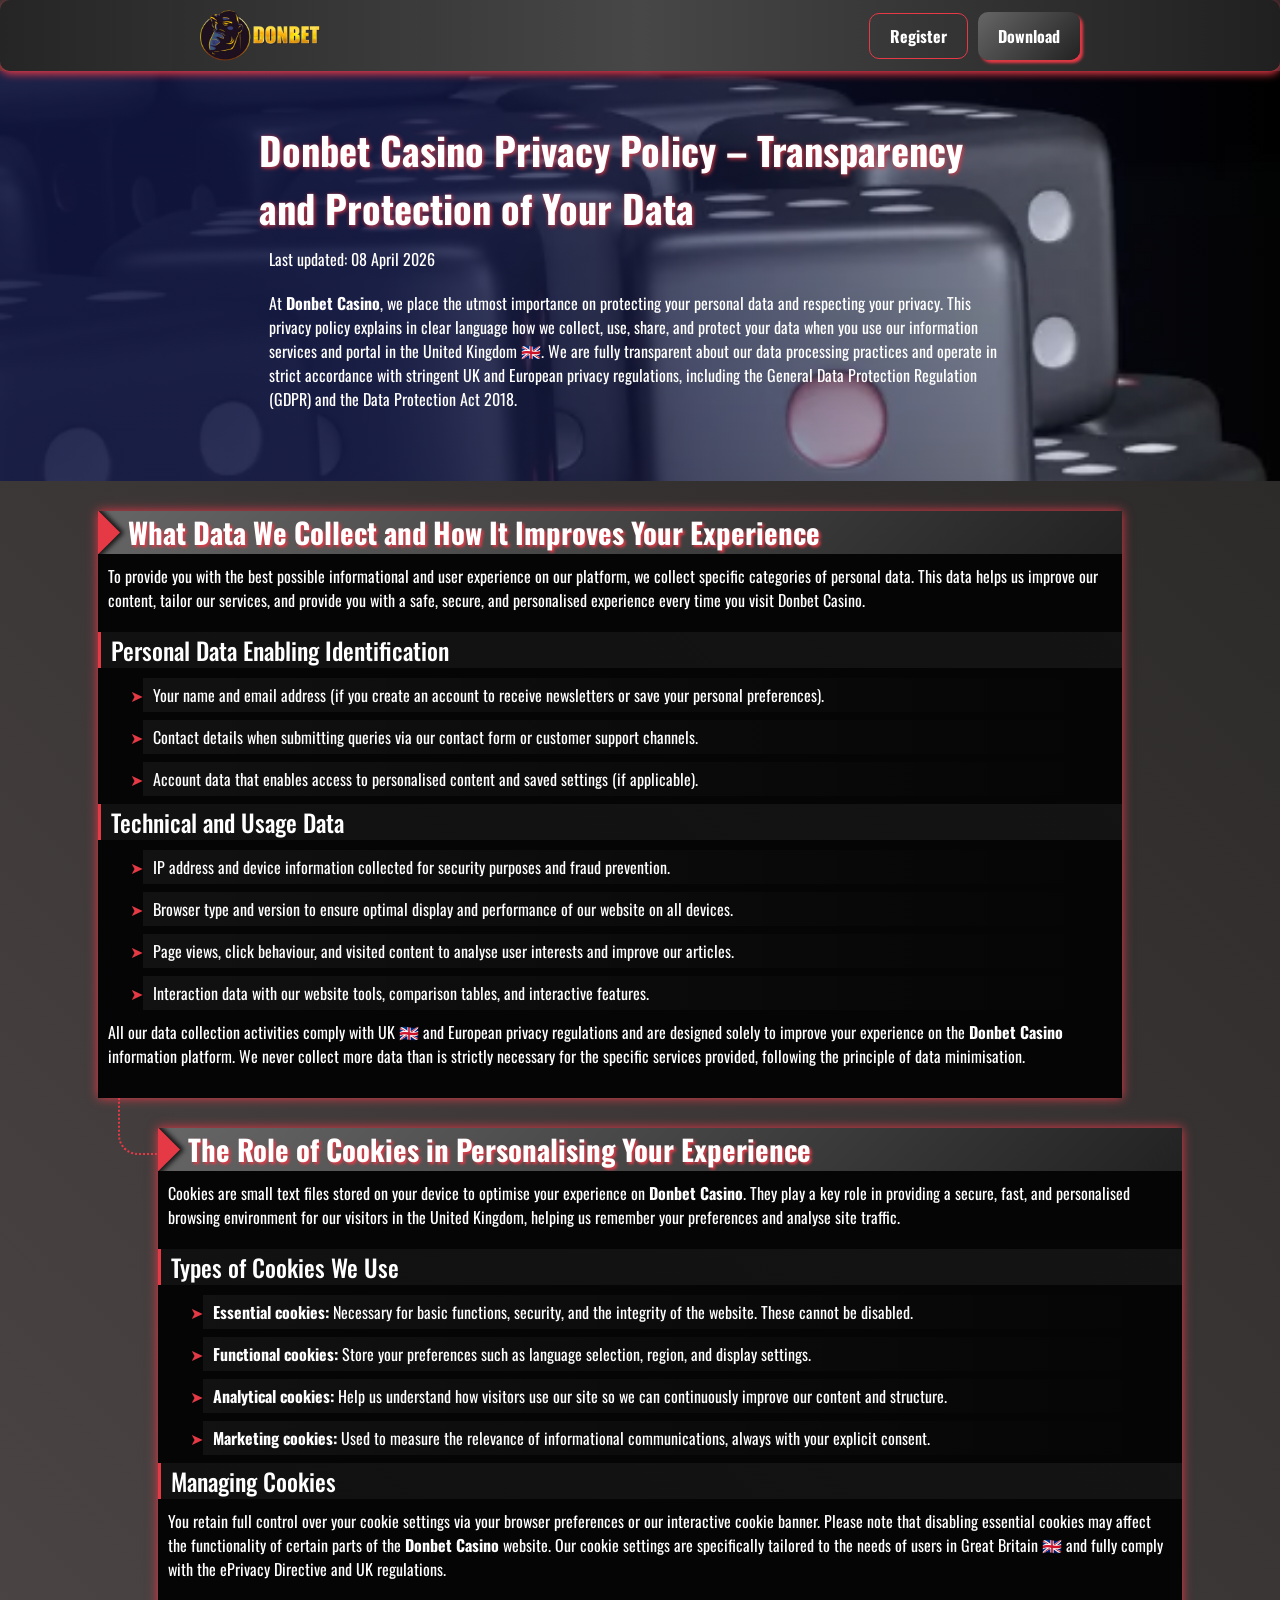
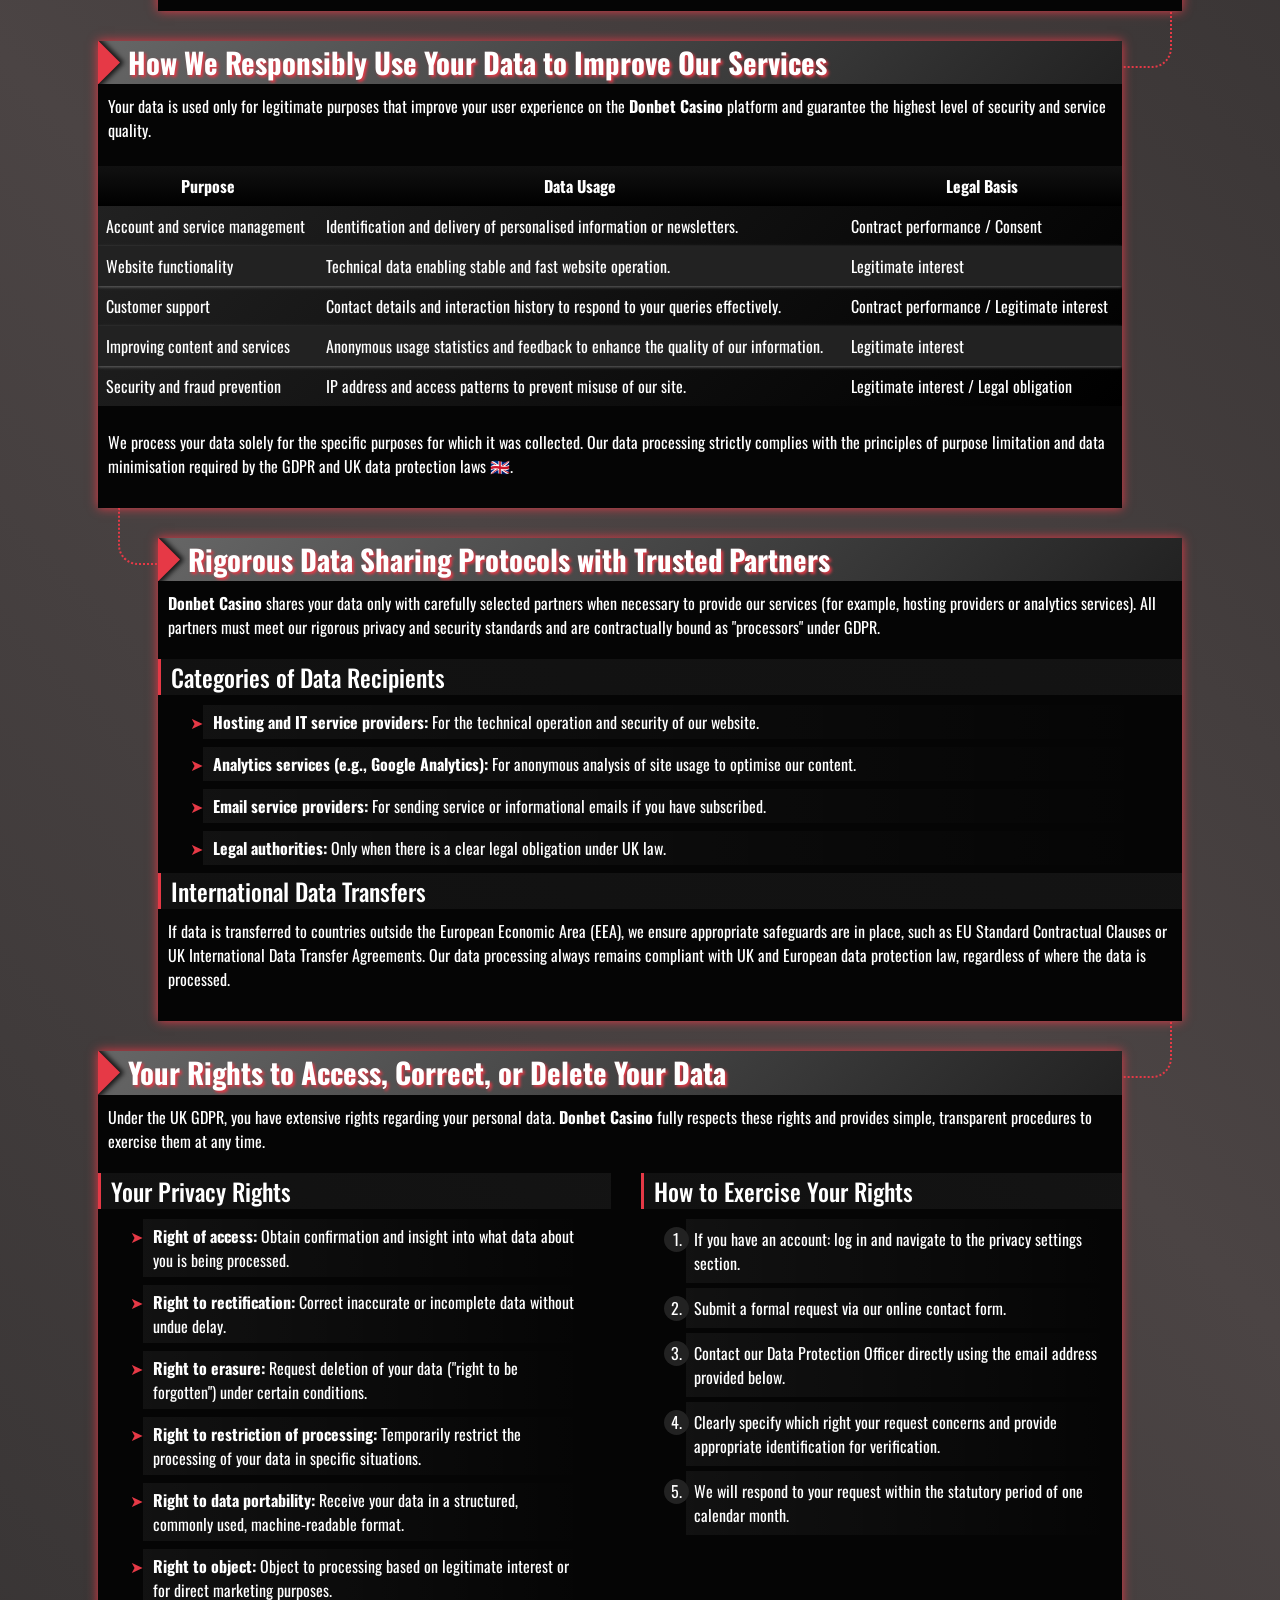
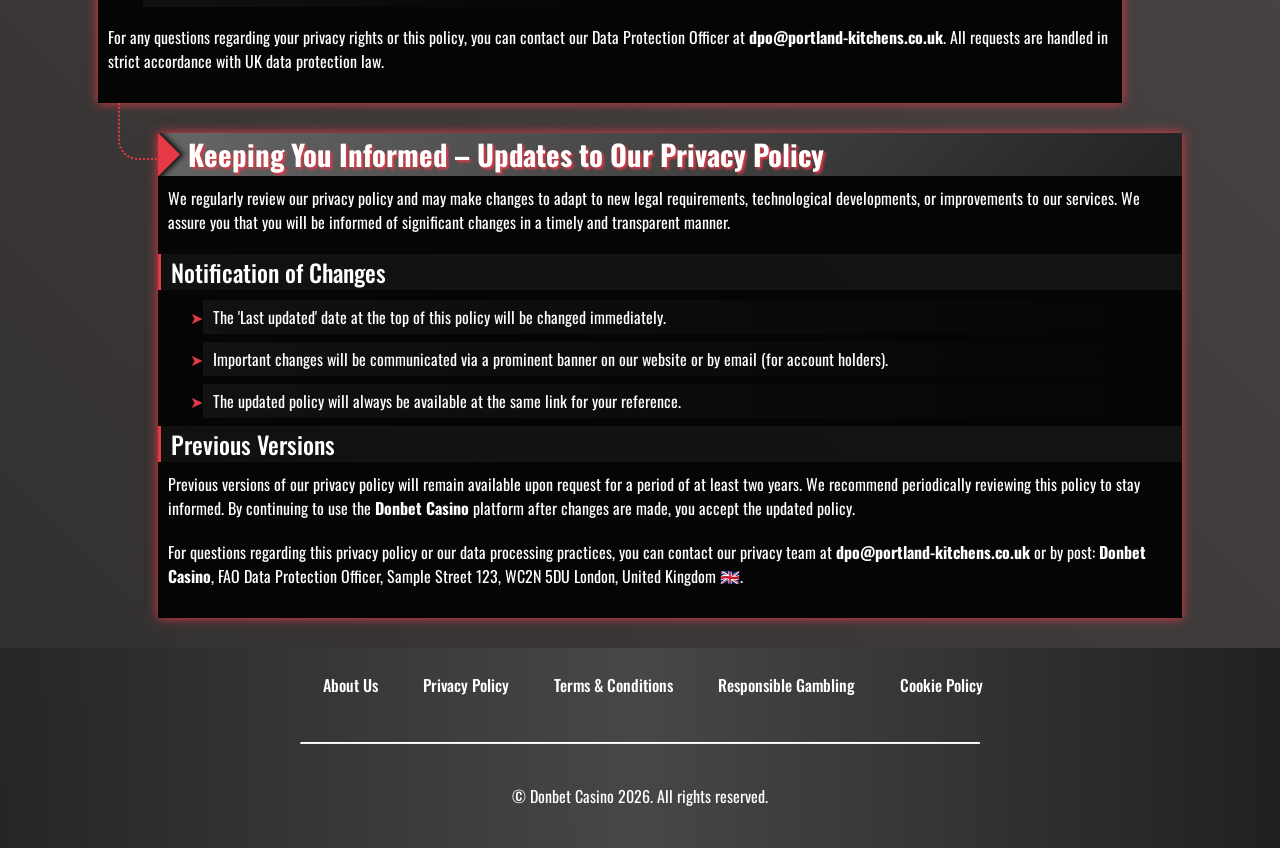
<file: privacy-policy/index.html>
<!DOCTYPE html>
<html lang="en">

<head>
    <meta charset="UTF-8">
    <meta name="viewport" content="width=device-width, initial-scale=1.0">
    <link rel="stylesheet" href="/style.css">
    <link rel="shortcut icon" href="/favicon.ico" type="image/x-icon">
    <title>Donbet Casino – Privacy Policy - Transparency and Protection of Your Data</title>
    <meta name="description"
        content="Donbet Casino guarantees full transparency in data processing. Learn how we safely collect, protect, and use your data for a safer and more personalised user experience.">
    <meta name="googlebot" content="index,follow,noarchive">

    <link rel="canonical" href="https://portland-kitchens.co.uk/privacy-policy/">

    <meta property="og:type" content="website" />
    <meta property="og:title" content="Donbet Casino – Privacy Policy - Transparency and Protection of Your Data" />
    <meta property="og:description" content="Donbet Casino guarantees full transparency in data processing." />
    <meta property="og:url" content="https://portland-kitchens.co.uk/privacy-policy/" />
    <meta property="og:site_name" content="Donbet Casino" />
    <meta property="og:locale" content="en_GB" />

    <script type="application/ld+json">
    {
        "@context": "https://schema.org",
        "@type": "WebPage",
        "name": "Donbet Casino Privacy Policy",
        "description": "Donbet Casino privacy policy - transparent data protection for users.",
        "url": "https://portland-kitchens.co.uk/privacy-policy/",
        "inLanguage": "en-GB"
    }
    </script>
</head>

<body>

    <header>
        <div class="logo">
            <a href="/"><img src="/img/logo.webp" alt="Donbet Casino logo" width="140" height="70"></a>
        </div>

        <div class="header-btn">
            <a href="/play/" rel="nofollow" content="noindex" class="h-violet-btn">Register</a>
            <a href="/play/" rel="nofollow" content="noindex" class="h-accent-btn">Download</a>
        </div>
    </header>

    <main>
        <div class="promo">
            <div class="promo-l">
                <h1>Donbet Casino Privacy Policy – Transparency and Protection of Your Data</h1>
                <p class="txt">
                    Last updated: 08 April 2026
                </p>
                <p class="txt">
                    At <strong>Donbet Casino</strong>, we place the utmost importance on protecting your personal data
                    and respecting your privacy. This privacy policy explains in clear language how we collect, use,
                    share, and protect your data when you use our information services and portal in the United Kingdom
                    🇬🇧. We are fully transparent about our data processing practices and operate in strict accordance
                    with stringent UK and European privacy regulations, including the General Data Protection Regulation
                    (GDPR) and the Data Protection Act 2018.
                </p>
            </div>
        </div>

        <div class="wrapper">
            <div class="container">
                <div class="container__header">
                    <h2>What Data We Collect and How It Improves Your Experience</h2>
                </div>
                <p class="txt">
                    To provide you with the best possible informational and user experience on our platform, we collect
                    specific categories of personal data. This data helps us improve our content, tailor our services,
                    and provide you with a safe, secure, and personalised experience every time you visit Donbet
                    Casino.
                </p>

                <h3>Personal Data Enabling Identification</h3>
                <ul>
                    <li>Your name and email address (if you create an account to receive newsletters or save your
                        personal preferences).</li>
                    <li>Contact details when submitting queries via our contact form or customer support channels.</li>
                    <li>Account data that enables access to personalised content and saved settings (if applicable).
                    </li>
                </ul>

                <h3>Technical and Usage Data</h3>
                <ul>
                    <li>IP address and device information collected for security purposes and fraud prevention.</li>
                    <li>Browser type and version to ensure optimal display and performance of our website on all
                        devices.</li>
                    <li>Page views, click behaviour, and visited content to analyse user interests and improve our
                        articles.</li>
                    <li>Interaction data with our website tools, comparison tables, and interactive features.</li>
                </ul>

                <p class="txt">
                    All our data collection activities comply with UK 🇬🇧 and European privacy regulations and are
                    designed solely to improve your experience on the <strong>Donbet Casino</strong> information
                    platform. We never collect more data than is strictly necessary for the specific services provided,
                    following the principle of data minimisation.
                </p>
            </div>

            <div class="container">
                <div class="container__header">
                    <h2>The Role of Cookies in Personalising Your Experience</h2>
                </div>
                <p class="txt">
                    Cookies are small text files stored on your device to optimise your experience on <strong>Donbet
                        Casino</strong>. They play a key role in providing a secure, fast, and personalised browsing
                    environment for our visitors in the United Kingdom, helping us remember your preferences and
                    analyse site traffic.
                </p>

                <h3>Types of Cookies We Use</h3>
                <ul>
                    <li><strong>Essential cookies:</strong> Necessary for basic functions, security, and the integrity
                        of the website. These cannot be disabled.</li>
                    <li><strong>Functional cookies:</strong> Store your preferences such as language selection, region,
                        and display settings.</li>
                    <li><strong>Analytical cookies:</strong> Help us understand how visitors use our site so we can
                        continuously improve our content and structure.</li>
                    <li><strong>Marketing cookies:</strong> Used to measure the relevance of informational
                        communications, always with your explicit consent.</li>
                </ul>

                <h3>Managing Cookies</h3>
                <p class="txt">
                    You retain full control over your cookie settings via your browser preferences or our interactive
                    cookie banner. Please note that disabling essential cookies may affect the functionality of certain
                    parts of the <strong>Donbet Casino</strong> website. Our cookie settings are specifically tailored
                    to the needs of users in Great Britain 🇬🇧 and fully comply with the ePrivacy Directive and UK
                    regulations.
                </p>
            </div>

            <div class="container">
                <div class="container__header">
                    <h2>How We Responsibly Use Your Data to Improve Our Services</h2>
                </div>
                <p class="txt">
                    Your data is used only for legitimate purposes that improve your user experience on the
                    <strong>Donbet
                        Casino</strong> platform and guarantee the highest level of security and service quality.
                </p>

                <div class="table-wrapper">
                    <table>
                        <thead>
                            <tr>
                                <th>Purpose</th>
                                <th>Data Usage</th>
                                <th>Legal Basis</th>
                            </tr>
                        </thead>
                        <tbody>
                            <tr>
                                <td>Account and service management</td>
                                <td>Identification and delivery of personalised information or newsletters.</td>
                                <td>Contract performance / Consent</td>
                            </tr>
                            <tr>
                                <td>Website functionality</td>
                                <td>Technical data enabling stable and fast website operation.</td>
                                <td>Legitimate interest</td>
                            </tr>
                            <tr>
                                <td>Customer support</td>
                                <td>Contact details and interaction history to respond to your queries effectively.</td>
                                <td>Contract performance / Legitimate interest</td>
                            </tr>
                            <tr>
                                <td>Improving content and services</td>
                                <td>Anonymous usage statistics and feedback to enhance the quality of our information.
                                </td>
                                <td>Legitimate interest</td>
                            </tr>
                            <tr>
                                <td>Security and fraud prevention</td>
                                <td>IP address and access patterns to prevent misuse of our site.</td>
                                <td>Legitimate interest / Legal obligation</td>
                            </tr>
                        </tbody>
                    </table>
                </div>

                <p class="txt">
                    We process your data solely for the specific purposes for which it was collected. Our data
                    processing strictly complies with the principles of purpose limitation and data minimisation
                    required by the GDPR and UK data protection laws 🇬🇧.
                </p>
            </div>

            <div class="container">
                <div class="container__header">
                    <h2>Rigorous Data Sharing Protocols with Trusted Partners</h2>
                </div>
                <p class="txt">
                    <strong>Donbet Casino</strong> shares your data only with carefully selected partners when
                    necessary to provide our services (for example, hosting providers or analytics services). All
                    partners must meet our rigorous privacy and security standards and are contractually bound as
                    "processors" under GDPR.
                </p>

                <h3>Categories of Data Recipients</h3>
                <ul>
                    <li><strong>Hosting and IT service providers:</strong> For the technical operation and security of
                        our website.</li>
                    <li><strong>Analytics services (e.g., Google Analytics):</strong> For anonymous analysis of site
                        usage to optimise our content.</li>
                    <li><strong>Email service providers:</strong> For sending service or informational emails if you
                        have subscribed.</li>
                    <li><strong>Legal authorities:</strong> Only when there is a clear legal obligation under UK law.
                    </li>
                </ul>

                <h3>International Data Transfers</h3>
                <p class="txt">
                    If data is transferred to countries outside the European Economic Area (EEA), we ensure appropriate
                    safeguards are in place, such as EU Standard Contractual Clauses or UK International Data Transfer
                    Agreements. Our data processing always remains compliant with UK and European data protection law,
                    regardless of where the data is processed.
                </p>
            </div>

            <div class="container">
                <div class="container__header">
                    <h2>Your Rights to Access, Correct, or Delete Your Data</h2>
                </div>
                <p class="txt">
                    Under the UK GDPR, you have extensive rights regarding your personal data. <strong>Donbet
                        Casino</strong> fully respects these rights and provides simple, transparent procedures to
                    exercise them at any time.
                </p>

                <div class="comparison-list">
                    <div>
                        <h3>Your Privacy Rights</h3>
                        <ul>
                            <li><strong>Right of access:</strong> Obtain confirmation and insight into what data about
                                you is being processed.</li>
                            <li><strong>Right to rectification:</strong> Correct inaccurate or incomplete data without
                                undue delay.</li>
                            <li><strong>Right to erasure:</strong> Request deletion of your data ("right to be
                                forgotten") under certain conditions.</li>
                            <li><strong>Right to restriction of processing:</strong> Temporarily restrict the processing
                                of your data in specific situations.</li>
                            <li><strong>Right to data portability:</strong> Receive your data in a structured, commonly
                                used, machine-readable format.</li>
                            <li><strong>Right to object:</strong> Object to processing based on legitimate interest or
                                for direct marketing purposes.</li>
                        </ul>
                    </div>

                    <div>
                        <h3>How to Exercise Your Rights</h3>
                        <ol>
                            <li>If you have an account: log in and navigate to the privacy settings section.</li>
                            <li>Submit a formal request via our online contact form.</li>
                            <li>Contact our Data Protection Officer directly using the email address provided below.
                            </li>
                            <li>Clearly specify which right your request concerns and provide appropriate identification
                                for verification.</li>
                            <li>We will respond to your request within the statutory period of one calendar month.</li>
                        </ol>
                    </div>
                </div>

                <p class="txt">
                    For any questions regarding your privacy rights or this policy, you can contact our Data Protection
                    Officer at <strong>dpo@portland-kitchens.co.uk</strong>. All requests are handled in strict
                    accordance with UK data protection law.
                </p>
            </div>

            <div class="container">
                <div class="container__header">
                    <h2>Keeping You Informed – Updates to Our Privacy Policy</h2>
                </div>
                <p class="txt">
                    We regularly review our privacy policy and may make changes to adapt to new legal requirements,
                    technological developments, or improvements to our services. We assure you that you will be
                    informed of significant changes in a timely and transparent manner.
                </p>

                <h3>Notification of Changes</h3>
                <ul>
                    <li>The 'Last updated' date at the top of this policy will be changed immediately.</li>
                    <li>Important changes will be communicated via a prominent banner on our website or by email (for
                        account holders).</li>
                    <li>The updated policy will always be available at the same link for your reference.</li>
                </ul>

                <h3>Previous Versions</h3>
                <p class="txt">
                    Previous versions of our privacy policy will remain available upon request for a period of at least
                    two years. We recommend periodically reviewing this policy to stay informed. By continuing to use
                    the <strong>Donbet Casino</strong> platform after changes are made, you accept the updated policy.
                </p>

                <p class="txt">
                    For questions regarding this privacy policy or our data processing practices, you can contact our
                    privacy team at <strong>dpo@portland-kitchens.co.uk</strong> or by post: <strong>Donbet
                        Casino</strong>,
                    FAO Data Protection Officer, Sample Street 123, WC2N 5DU London, United Kingdom 🇬🇧.
                </p>
            </div>
        </div>
    </main>

    <footer>
        <ul class="f-nav">
            <li>
                <a href="/about-us/">About Us</a>
            </li>
            <li>
                <a href="/privacy-policy/">Privacy Policy</a>
            </li>
            <li>
                <a href="/terms-and-conditions/">Terms & Conditions</a>
            </li>
            <li>
                <a href="/responsible-gambling/">Responsible Gambling</a>
            </li>
            <li>
                <a href="/cookie-policy/">Cookie Policy</a>
            </li>
        </ul>

        <hr>

        <p class="txt">
            © Donbet Casino 2026. All rights reserved.
        </p>
    </footer>
</body>

</html>
</file>
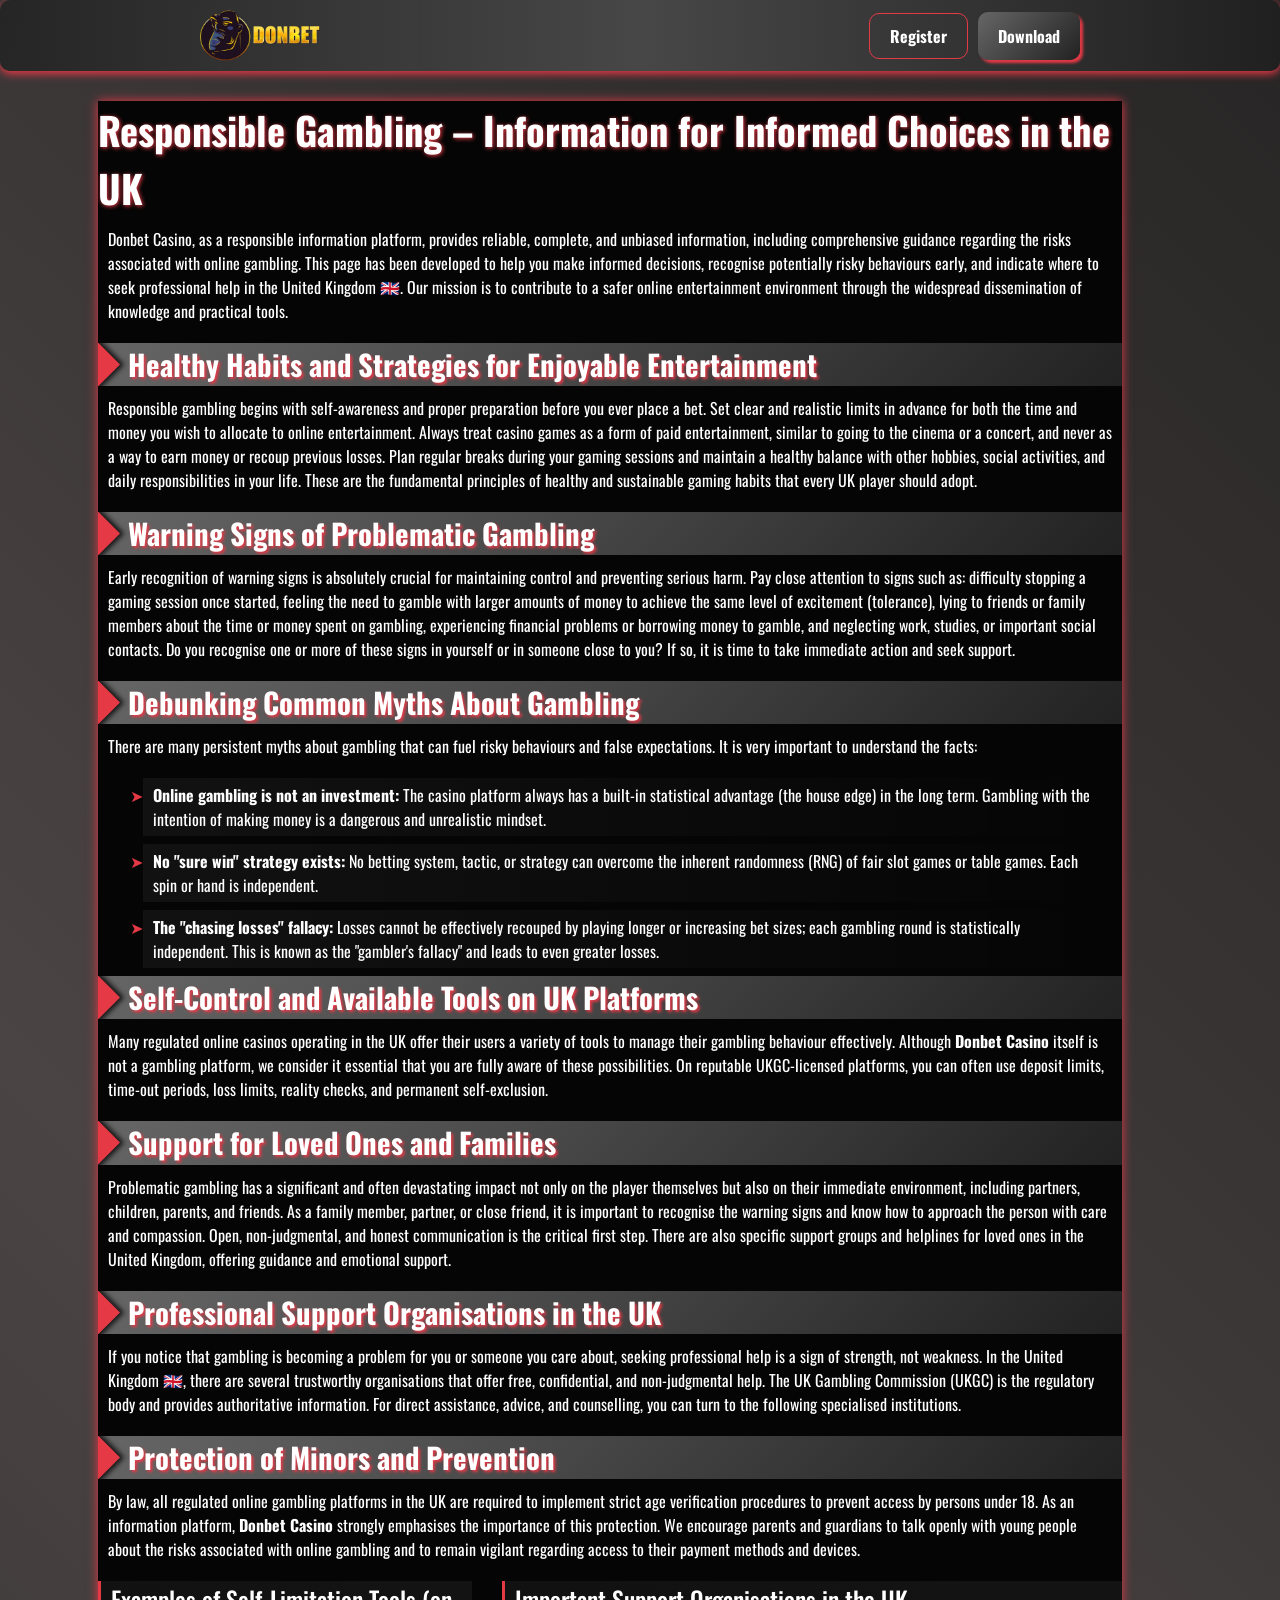
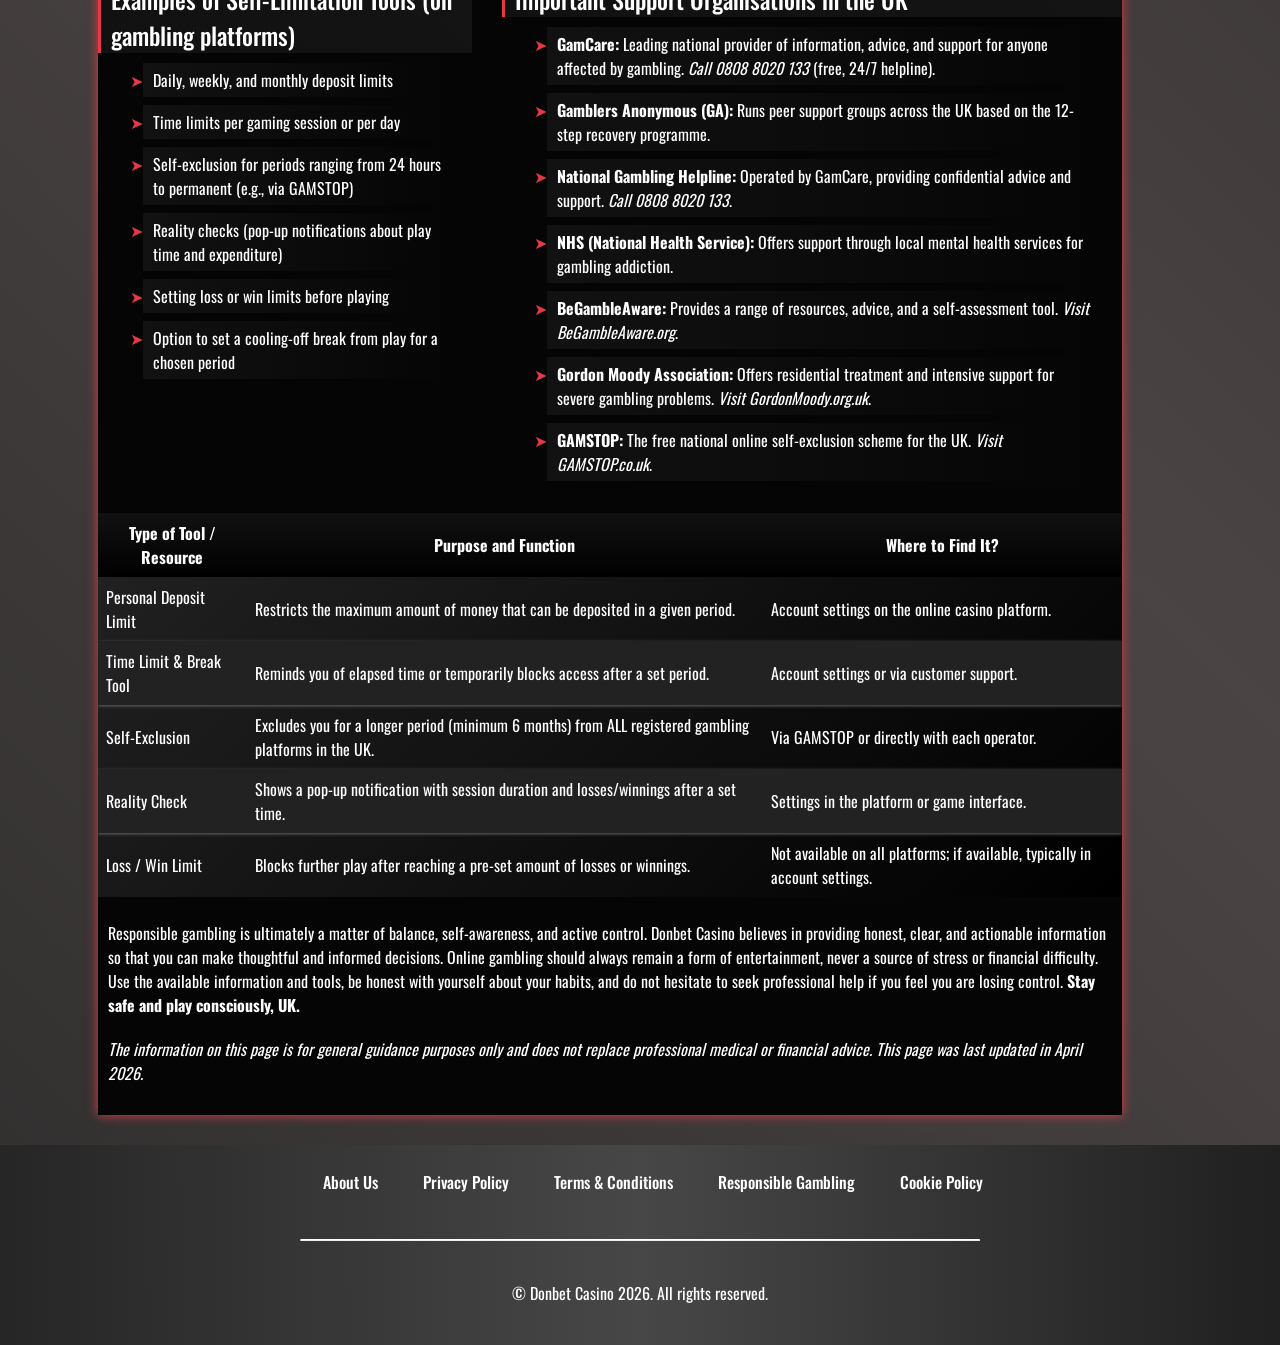
<file: responsible-gambling/index.html>
<!DOCTYPE html>
<html lang="en">

<head>
    <meta charset="UTF-8">
    <meta name="viewport" content="width=device-width, initial-scale=1.0">
    <link rel="stylesheet" href="/style.css">
    <link rel="shortcut icon" href="/favicon.ico" type="image/x-icon">
    <title>Responsible Gambling – Information and Support via Donbet Casino</title>
    <meta name="description"
        content="Donbet Casino provides reliable information on responsible gambling. Learn to recognise risky behaviours, find effective self-control tools, and discover professional support organisations for safe and conscious enjoyment of online entertainment in the UK.">
    <meta name="googlebot" content="index,follow,noarchive">

    <link rel="canonical" href="https://portland-kitchens.co.uk/responsible-gambling/">

    <meta property="og:type" content="website" />
    <meta property="og:title" content="Responsible Gambling – Information and Support via Donbet Casino" />
    <meta property="og:description"
        content="Donbet Casino provides reliable information on responsible gambling. Learn to recognise risky behaviours and find effective self-control tools." />
    <meta property="og:url" content="https://portland-kitchens.co.uk/responsible-gambling/" />
    <meta property="og:site_name" content="Donbet Casino" />
    <meta property="og:locale" content="en_GB" />

    <meta name="twitter:card" content="summary" />
    <meta name="twitter:title" content="Responsible Gambling – Information from Donbet Casino" />
    <meta name="twitter:description"
        content="Strategies and tools for healthy and conscious enjoyment of online entertainment, developed by Donbet Casino for UK players." />
</head>

<body>

    <header>
        <div class="logo">
            <a href="/"><img src="/img/logo.webp" alt="Donbet Casino logo" width="140" height="70"></a>
        </div>

        <div class="header-btn">
            <a href="/play/" rel="nofollow" content="noindex" class="h-violet-btn">Register</a>
            <a href="/play/" rel="nofollow" content="noindex" class="h-accent-btn">Download</a>
        </div>
    </header>

    <main>
        <div class="wrapper">
            <div class="container">
                <h1>Responsible Gambling – Information for Informed Choices in the UK</h1>
                <p class="txt">
                    Donbet Casino, as a responsible information platform, provides reliable, complete, and unbiased
                    information, including comprehensive guidance regarding the risks associated with online gambling.
                    This page has been developed to help you make informed decisions, recognise potentially risky
                    behaviours early, and indicate where to seek professional help in the United Kingdom 🇬🇧. Our
                    mission is to contribute to a safer online entertainment environment through the widespread
                    dissemination of knowledge and practical tools.
                </p>

                <div class="container__header">
                    <h2>Healthy Habits and Strategies for Enjoyable Entertainment</h2>
                </div>
                <p class="txt">
                    Responsible gambling begins with self-awareness and proper preparation before you ever place a bet.
                    Set clear and realistic limits in advance for both the time and money you wish to allocate to
                    online entertainment. Always treat casino games as a form of paid entertainment, similar to going
                    to the cinema or a concert, and never as a way to earn money or recoup previous losses. Plan
                    regular breaks during your gaming sessions and maintain a healthy balance with other hobbies,
                    social activities, and daily responsibilities in your life. These are the fundamental principles of
                    healthy and sustainable gaming habits that every UK player should adopt.
                </p>

                <div class="container__header">
                    <h2>Warning Signs of Problematic Gambling</h2>
                </div>
                <p class="txt">
                    Early recognition of warning signs is absolutely crucial for maintaining control and preventing
                    serious harm. Pay close attention to signs such as: difficulty stopping a gaming session once
                    started, feeling the need to gamble with larger amounts of money to achieve the same level of
                    excitement (tolerance), lying to friends or family members about the time or money spent on
                    gambling, experiencing financial problems or borrowing money to gamble, and neglecting work,
                    studies, or important social contacts. Do you recognise one or more of these signs in yourself or
                    in someone close to you? If so, it is time to take immediate action and seek support.
                </p>

                <div class="container__header">
                    <h2>Debunking Common Myths About Gambling</h2>
                </div>
                <p class="txt">
                    There are many persistent myths about gambling that can fuel risky behaviours and false
                    expectations. It is very important to understand the facts:
                </p>
                <ul>
                    <li><strong>Online gambling is not an investment:</strong> The casino platform always has a
                        built-in statistical advantage (the house edge) in the long term. Gambling with the intention
                        of making money is a dangerous and unrealistic mindset.</li>
                    <li><strong>No "sure win" strategy exists:</strong> No betting system, tactic, or strategy can
                        overcome the inherent randomness (RNG) of fair slot games or table games. Each spin or hand is
                        independent.</li>
                    <li><strong>The "chasing losses" fallacy:</strong> Losses cannot be effectively recouped by playing
                        longer or increasing bet sizes; each gambling round is statistically independent. This is known
                        as the "gambler's fallacy" and leads to even greater losses.</li>
                </ul>

                <div class="container__header">
                    <h2>Self-Control and Available Tools on UK Platforms</h2>
                </div>
                <p class="txt">
                    Many regulated online casinos operating in the UK offer their users a variety of tools to manage
                    their gambling behaviour effectively. Although <strong>Donbet Casino</strong> itself is not a
                    gambling platform, we consider it essential that you are fully aware of these possibilities. On
                    reputable UKGC-licensed platforms, you can often use deposit limits, time-out periods, loss limits,
                    reality checks, and permanent self-exclusion.
                </p>

                <div class="container__header">
                    <h2>Support for Loved Ones and Families</h2>
                </div>
                <p class="txt">
                    Problematic gambling has a significant and often devastating impact not only on the player
                    themselves but also on their immediate environment, including partners, children, parents, and
                    friends. As a family member, partner, or close friend, it is important to recognise the warning
                    signs and know how to approach the person with care and compassion. Open, non-judgmental, and
                    honest communication is the critical first step. There are also specific support groups and
                    helplines for loved ones in the United Kingdom, offering guidance and emotional support.
                </p>

                <div class="container__header">
                    <h2>Professional Support Organisations in the UK</h2>
                </div>
                <p class="txt">
                    If you notice that gambling is becoming a problem for you or someone you care about, seeking
                    professional help is a sign of strength, not weakness. In the United Kingdom 🇬🇧, there are several
                    trustworthy organisations that offer free, confidential, and non-judgmental help. The UK Gambling
                    Commission (UKGC) is the regulatory body and provides authoritative information. For direct
                    assistance, advice, and counselling, you can turn to the following specialised institutions.
                </p>

                <div class="container__header">
                    <h2>Protection of Minors and Prevention</h2>
                </div>
                <p class="txt">
                    By law, all regulated online gambling platforms in the UK are required to implement strict age
                    verification procedures to prevent access by persons under 18. As an information platform,
                    <strong>Donbet Casino</strong> strongly emphasises the importance of this protection. We encourage
                    parents and guardians to talk openly with young people about the risks associated with online
                    gambling and to remain vigilant regarding access to their payment methods and devices.
                </p>

                <div class="comparison-list">
                    <div>
                        <h3>Examples of Self-Limitation Tools (on gambling platforms)</h3>
                        <ul>
                            <li>Daily, weekly, and monthly deposit limits</li>
                            <li>Time limits per gaming session or per day</li>
                            <li>Self-exclusion for periods ranging from 24 hours to permanent (e.g., via GAMSTOP)</li>
                            <li>Reality checks (pop-up notifications about play time and expenditure)</li>
                            <li>Setting loss or win limits before playing</li>
                            <li>Option to set a cooling-off break from play for a chosen period</li>
                        </ul>
                    </div>

                    <div>
                        <h3>Important Support Organisations in the UK</h3>
                        <ul>
                            <li><strong>GamCare:</strong> Leading national provider of information, advice, and support
                                for anyone affected by gambling. <em>Call 0808 8020 133</em> (free, 24/7 helpline).</li>
                            <li><strong>Gamblers Anonymous (GA):</strong> Runs peer support groups across the UK based
                                on the 12-step recovery programme.</li>
                            <li><strong>National Gambling Helpline:</strong> Operated by GamCare, providing confidential
                                advice and support. <em>Call 0808 8020 133</em>.</li>
                            <li><strong>NHS (National Health Service):</strong> Offers support through local mental
                                health services for gambling addiction.</li>
                            <li><strong>BeGambleAware:</strong> Provides a range of resources, advice, and a
                                self-assessment tool. <em>Visit BeGambleAware.org</em>.</li>
                            <li><strong>Gordon Moody Association:</strong> Offers residential treatment and intensive
                                support for severe gambling problems. <em>Visit GordonMoody.org.uk</em>.</li>
                            <li><strong>GAMSTOP:</strong> The free national online self-exclusion scheme for the UK.
                                <em>Visit GAMSTOP.co.uk</em>.
                            </li>
                        </ul>
                    </div>
                </div>

                <div class="table-wrapper">
                    <table>
                        <thead>
                            <tr>
                                <th>Type of Tool / Resource</th>
                                <th>Purpose and Function</th>
                                <th>Where to Find It?</th>
                            </tr>
                        </thead>
                        <tbody>
                            <tr>
                                <td>Personal Deposit Limit</td>
                                <td>Restricts the maximum amount of money that can be deposited in a given period.</td>
                                <td>Account settings on the online casino platform.</td>
                            </tr>
                            <tr>
                                <td>Time Limit & Break Tool</td>
                                <td>Reminds you of elapsed time or temporarily blocks access after a set period.</td>
                                <td>Account settings or via customer support.</td>
                            </tr>
                            <tr>
                                <td>Self-Exclusion</td>
                                <td>Excludes you for a longer period (minimum 6 months) from ALL registered gambling
                                    platforms in the UK.</td>
                                <td>Via GAMSTOP or directly with each operator.</td>
                            </tr>
                            <tr>
                                <td>Reality Check</td>
                                <td>Shows a pop-up notification with session duration and losses/winnings after a set
                                    time.</td>
                                <td>Settings in the platform or game interface.</td>
                            </tr>
                            <tr>
                                <td>Loss / Win Limit</td>
                                <td>Blocks further play after reaching a pre-set amount of losses or winnings.</td>
                                <td>Not available on all platforms; if available, typically in account settings.</td>
                            </tr>
                        </tbody>
                    </table>
                </div>

                <p class="txt">
                    Responsible gambling is ultimately a matter of balance, self-awareness, and active control. Donbet
                    Casino believes in providing honest, clear, and actionable information so that you can make
                    thoughtful and informed decisions. Online gambling should always remain a form of entertainment,
                    never a source of stress or financial difficulty. Use the available information and tools, be
                    honest with yourself about your habits, and do not hesitate to seek professional help if you feel
                    you are losing control. <strong>Stay safe and play consciously, UK.</strong>
                </p>
                <p class="txt"><em>The information on this page is for general guidance purposes only and does not
                        replace professional medical or financial advice. This page was last updated in April 2026.</em>
                </p>
            </div>
        </div>
    </main>

    <footer>
        <ul class="f-nav">
            <li>
                <a href="/about-us/">About Us</a>
            </li>
            <li>
                <a href="/privacy-policy/">Privacy Policy</a>
            </li>
            <li>
                <a href="/terms-and-conditions/">Terms & Conditions</a>
            </li>
            <li>
                <a href="/responsible-gambling/">Responsible Gambling</a>
            </li>
            <li>
                <a href="/cookie-policy/">Cookie Policy</a>
            </li>
        </ul>

        <hr>

        <p class="txt">
            © Donbet Casino 2026. All rights reserved.
        </p>
    </footer>
</body>

</html>
</file>
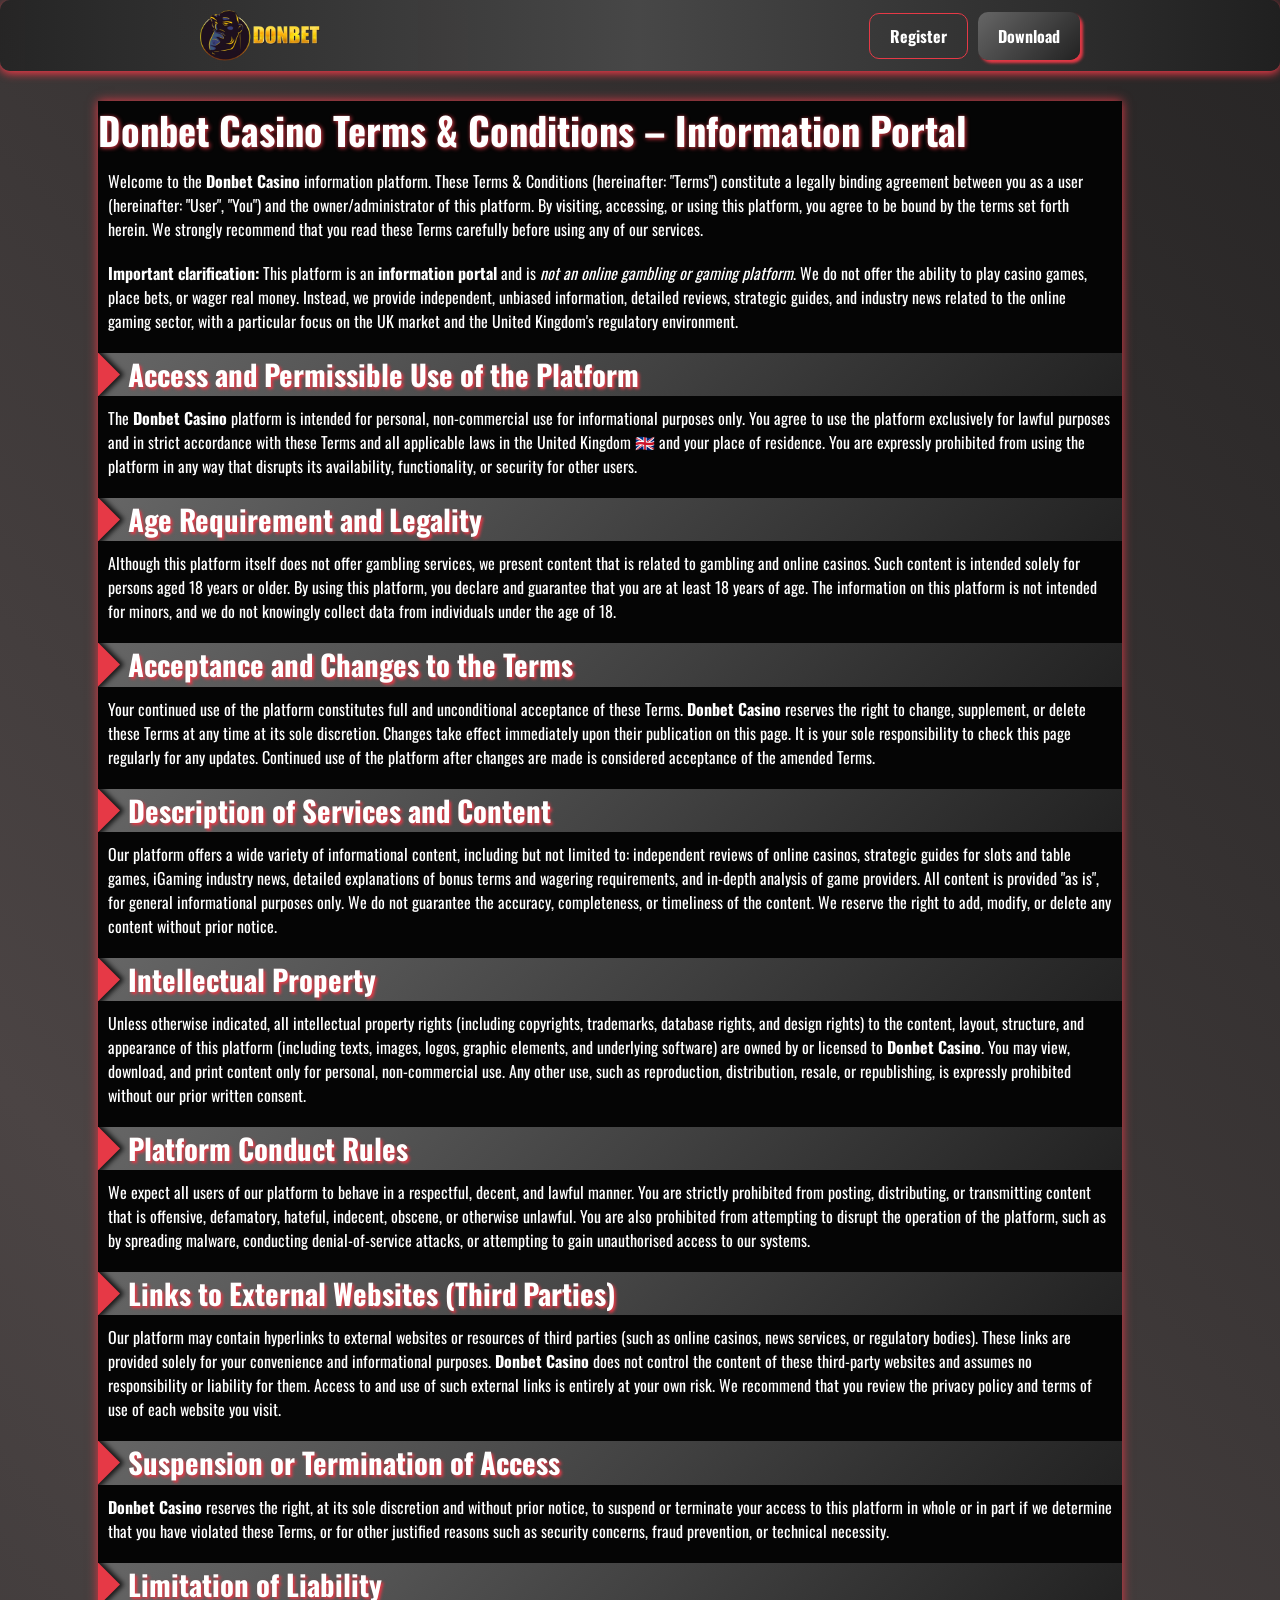
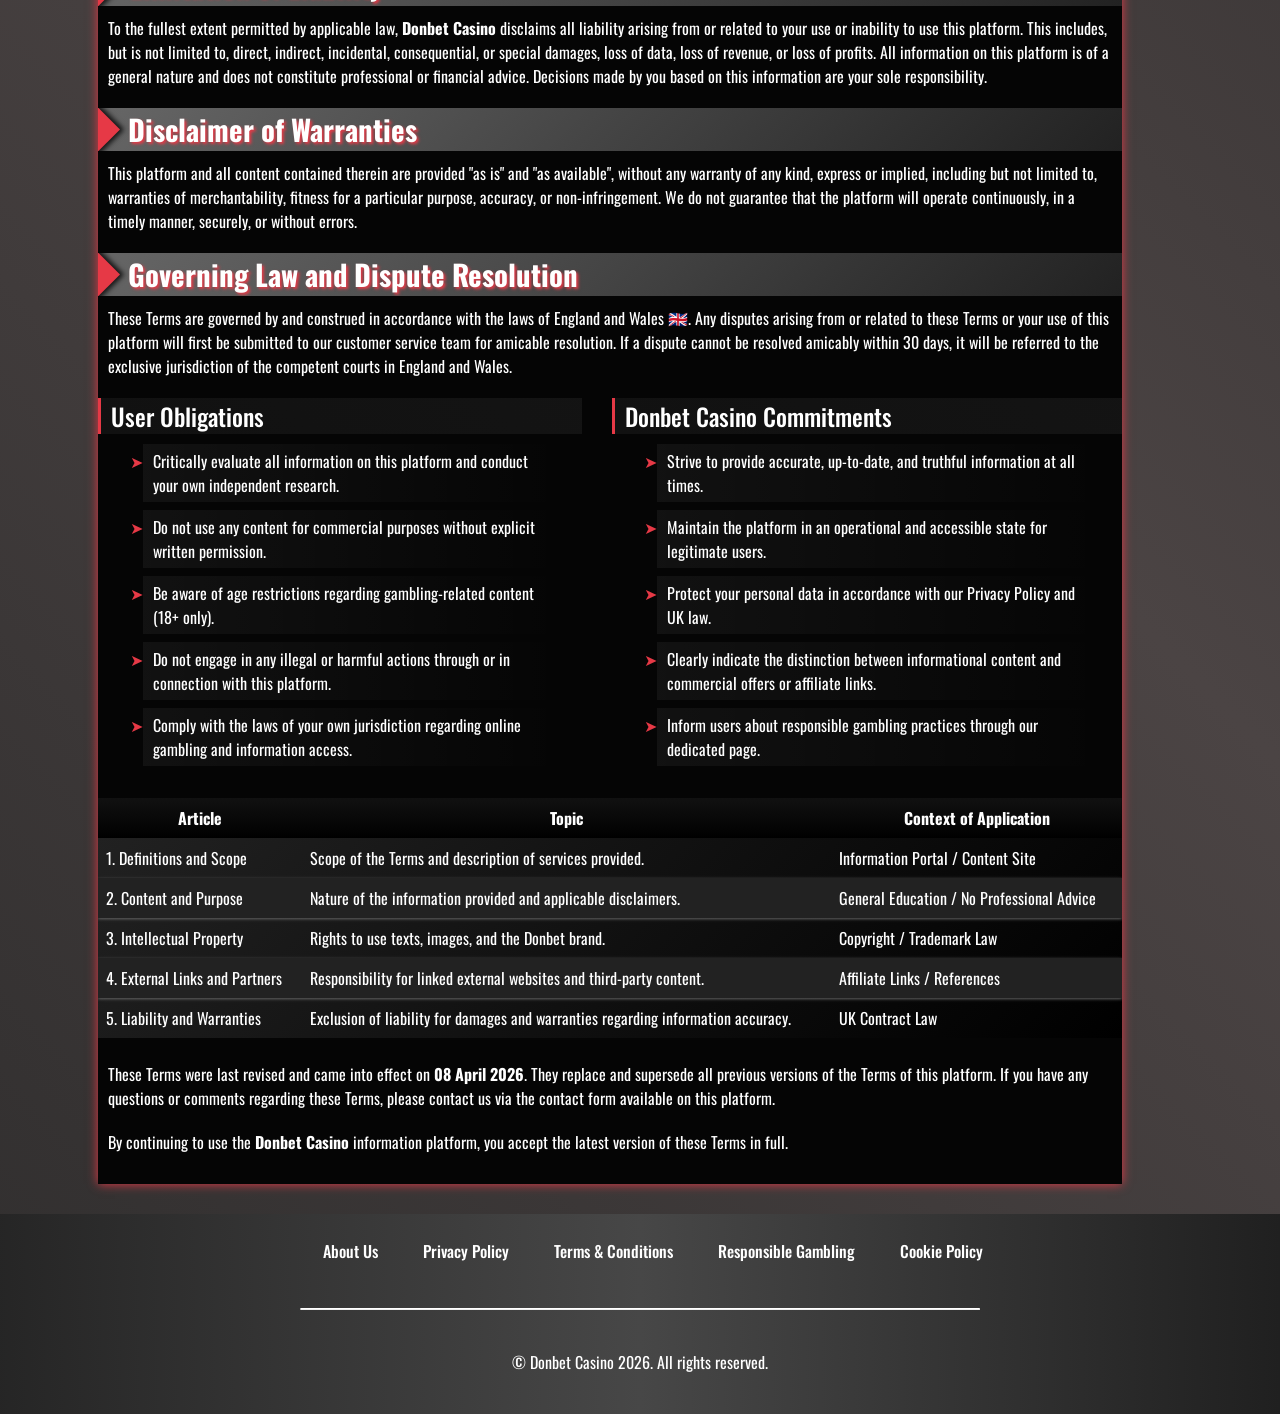
<file: terms-and-conditions/index.html>
<!DOCTYPE html>
<html lang="en">

<head>
    <meta charset="UTF-8">
    <meta name="viewport" content="width=device-width, initial-scale=1.0">
    <link rel="stylesheet" href="/style.css">
    <link rel="shortcut icon" href="/favicon.ico" type="image/x-icon">
    <title>Terms & Conditions – Donbet Casino Information Platform</title>
    <meta name="description"
        content="By using the Donbet Casino platform, you accept these Terms & Conditions, which define our services, describe your rights, and promote responsible use of our information.">
    <meta name="googlebot" content="index,follow,noarchive">

    <link rel="canonical" href="https://portland-kitchens.co.uk/terms-and-conditions/">

    <meta property="og:type" content="website" />
    <meta property="og:title" content="Terms & Conditions – Donbet Casino Information Platform" />
    <meta property="og:description"
        content="Review the Terms & Conditions of the Donbet Casino information platform for a clear understanding of the scope of services provided." />
    <meta property="og:url" content="https://portland-kitchens.co.uk/terms-and-conditions/" />
    <meta property="og:site_name" content="Donbet Casino" />
    <meta property="og:locale" content="en_GB" />

    <meta name="twitter:card" content="summary" />
    <meta name="twitter:title" content="Terms & Conditions - Donbet Casino" />
    <meta name="twitter:description" content="Official terms of use for the Donbet Casino information portal." />
</head>

<body>

    <header>
        <div class="logo">
            <a href="/"><img src="/img/logo.webp" alt="Donbet Casino logo" width="140" height="70"></a>
        </div>

        <div class="header-btn">
            <a href="/play/" rel="nofollow" content="noindex" class="h-violet-btn">Register</a>
            <a href="/play/" rel="nofollow" content="noindex" class="h-accent-btn">Download</a>
        </div>
    </header>

    <main>
        <div class="wrapper">
            <div class="container">
                <h1>Donbet Casino Terms & Conditions – Information Portal</h1>
                <p class="txt">
                    Welcome to the <strong>Donbet Casino</strong> information platform. These Terms & Conditions
                    (hereinafter: "Terms") constitute a legally binding agreement between you as a user (hereinafter:
                    "User", "You") and the owner/administrator of this platform. By visiting, accessing, or using this
                    platform, you agree to be bound by the terms set forth herein. We strongly recommend that you read
                    these Terms carefully before using any of our services.
                </p>
                <p class="txt">
                    <strong>Important clarification:</strong> This platform is an <strong>information portal</strong>
                    and is <em>not an online gambling or gaming platform</em>. We do not offer the ability to play
                    casino games, place bets, or wager real money. Instead, we provide independent, unbiased
                    information, detailed reviews, strategic guides, and industry news related to the online gaming
                    sector, with a particular focus on the UK market and the United Kingdom's regulatory environment.
                </p>

                <div class="container__header">
                    <h2>Access and Permissible Use of the Platform</h2>
                </div>
                <p class="txt">
                    The <strong>Donbet Casino</strong> platform is intended for personal, non-commercial use for
                    informational purposes only. You agree to use the platform exclusively for lawful purposes and in
                    strict accordance with these Terms and all applicable laws in the United Kingdom 🇬🇧 and your place
                    of residence. You are expressly prohibited from using the platform in any way that disrupts its
                    availability, functionality, or security for other users.
                </p>

                <div class="container__header">
                    <h2>Age Requirement and Legality</h2>
                </div>
                <p class="txt">
                    Although this platform itself does not offer gambling services, we present content that is related
                    to gambling and online casinos. Such content is intended solely for persons aged 18 years or older.
                    By using this platform, you declare and guarantee that you are at least 18 years of age. The
                    information on this platform is not intended for minors, and we do not knowingly collect data from
                    individuals under the age of 18.
                </p>

                <div class="container__header">
                    <h2>Acceptance and Changes to the Terms</h2>
                </div>
                <p class="txt">
                    Your continued use of the platform constitutes full and unconditional acceptance of these Terms.
                    <strong>Donbet Casino</strong> reserves the right to change, supplement, or delete these Terms at
                    any time at its sole discretion. Changes take effect immediately upon their publication on this
                    page. It is your sole responsibility to check this page regularly for any updates. Continued use of
                    the platform after changes are made is considered acceptance of the amended Terms.
                </p>

                <div class="container__header">
                    <h2>Description of Services and Content</h2>
                </div>
                <p class="txt">
                    Our platform offers a wide variety of informational content, including but not limited to:
                    independent reviews of online casinos, strategic guides for slots and table games, iGaming industry
                    news, detailed explanations of bonus terms and wagering requirements, and in-depth analysis of game
                    providers. All content is provided "as is", for general informational purposes only. We do not
                    guarantee the accuracy, completeness, or timeliness of the content. We reserve the right to add,
                    modify, or delete any content without prior notice.
                </p>

                <div class="container__header">
                    <h2>Intellectual Property</h2>
                </div>
                <p class="txt">
                    Unless otherwise indicated, all intellectual property rights (including copyrights, trademarks,
                    database rights, and design rights) to the content, layout, structure, and appearance of this
                    platform (including texts, images, logos, graphic elements, and underlying software) are owned by
                    or licensed to <strong>Donbet Casino</strong>. You may view, download, and print content only for
                    personal, non-commercial use. Any other use, such as reproduction, distribution, resale, or
                    republishing, is expressly prohibited without our prior written consent.
                </p>

                <div class="container__header">
                    <h2>Platform Conduct Rules</h2>
                </div>
                <p class="txt">
                    We expect all users of our platform to behave in a respectful, decent, and lawful manner. You are
                    strictly prohibited from posting, distributing, or transmitting content that is offensive,
                    defamatory, hateful, indecent, obscene, or otherwise unlawful. You are also prohibited from
                    attempting to disrupt the operation of the platform, such as by spreading malware, conducting
                    denial-of-service attacks, or attempting to gain unauthorised access to our systems.
                </p>

                <div class="container__header">
                    <h2>Links to External Websites (Third Parties)</h2>
                </div>
                <p class="txt">
                    Our platform may contain hyperlinks to external websites or resources of third parties (such as
                    online casinos, news services, or regulatory bodies). These links are provided solely for your
                    convenience and informational purposes. <strong>Donbet Casino</strong> does not control the content
                    of these third-party websites and assumes no responsibility or liability for them. Access to and
                    use of such external links is entirely at your own risk. We recommend that you review the privacy
                    policy and terms of use of each website you visit.
                </p>

                <div class="container__header">
                    <h2>Suspension or Termination of Access</h2>
                </div>
                <p class="txt">
                    <strong>Donbet Casino</strong> reserves the right, at its sole discretion and without prior notice,
                    to suspend or terminate your access to this platform in whole or in part if we determine that you
                    have violated these Terms, or for other justified reasons such as security concerns, fraud
                    prevention, or technical necessity.
                </p>

                <div class="container__header">
                    <h2>Limitation of Liability</h2>
                </div>
                <p class="txt">
                    To the fullest extent permitted by applicable law, <strong>Donbet Casino</strong> disclaims all
                    liability arising from or related to your use or inability to use this platform. This includes, but
                    is not limited to, direct, indirect, incidental, consequential, or special damages, loss of data,
                    loss of revenue, or loss of profits. All information on this platform is of a general nature and
                    does not constitute professional or financial advice. Decisions made by you based on this
                    information are your sole responsibility.
                </p>

                <div class="container__header">
                    <h2>Disclaimer of Warranties</h2>
                </div>
                <p class="txt">
                    This platform and all content contained therein are provided "as is" and "as available", without any
                    warranty of any kind, express or implied, including but not limited to, warranties of
                    merchantability, fitness for a particular purpose, accuracy, or non-infringement. We do not
                    guarantee that the platform will operate continuously, in a timely manner, securely, or without
                    errors.
                </p>

                <div class="container__header">
                    <h2>Governing Law and Dispute Resolution</h2>
                </div>
                <p class="txt">
                    These Terms are governed by and construed in accordance with the laws of England and Wales 🇬🇧.
                    Any disputes arising from or related to these Terms or your use of this platform will first be
                    submitted to our customer service team for amicable resolution. If a dispute cannot be resolved
                    amicably within 30 days, it will be referred to the exclusive jurisdiction of the competent courts
                    in England and Wales.
                </p>

                <div class="comparison-list">
                    <div>
                        <h3>User Obligations</h3>
                        <ul>
                            <li>Critically evaluate all information on this platform and conduct your own independent
                                research.</li>
                            <li>Do not use any content for commercial purposes without explicit written permission.</li>
                            <li>Be aware of age restrictions regarding gambling-related content (18+ only).</li>
                            <li>Do not engage in any illegal or harmful actions through or in connection with this
                                platform.</li>
                            <li>Comply with the laws of your own jurisdiction regarding online gambling and
                                information access.</li>
                        </ul>
                    </div>

                    <div>
                        <h3>Donbet Casino Commitments</h3>
                        <ul>
                            <li>Strive to provide accurate, up-to-date, and truthful information at all times.</li>
                            <li>Maintain the platform in an operational and accessible state for legitimate users.</li>
                            <li>Protect your personal data in accordance with our Privacy Policy and UK law.</li>
                            <li>Clearly indicate the distinction between informational content and commercial offers or
                                affiliate links.</li>
                            <li>Inform users about responsible gambling practices through our dedicated page.</li>
                        </ul>
                    </div>
                </div>

                <div class="table-wrapper">
                    <table>
                        <thead>
                            <tr>
                                <th>Article</th>
                                <th>Topic</th>
                                <th>Context of Application</th>
                            </tr>
                        </thead>
                        <tbody>
                            <tr>
                                <td>1. Definitions and Scope</td>
                                <td>Scope of the Terms and description of services provided.</td>
                                <td>Information Portal / Content Site</td>
                            </tr>
                            <tr>
                                <td>2. Content and Purpose</td>
                                <td>Nature of the information provided and applicable disclaimers.</td>
                                <td>General Education / No Professional Advice</td>
                            </tr>
                            <tr>
                                <td>3. Intellectual Property</td>
                                <td>Rights to use texts, images, and the Donbet brand.</td>
                                <td>Copyright / Trademark Law</td>
                            </tr>
                            <tr>
                                <td>4. External Links and Partners</td>
                                <td>Responsibility for linked external websites and third-party content.</td>
                                <td>Affiliate Links / References</td>
                            </tr>
                            <tr>
                                <td>5. Liability and Warranties</td>
                                <td>Exclusion of liability for damages and warranties regarding information accuracy.
                                </td>
                                <td>UK Contract Law</td>
                            </tr>
                        </tbody>
                    </table>
                </div>

                <p class="txt">
                    These Terms were last revised and came into effect on <strong>08 April 2026</strong>. They replace
                    and supersede all previous versions of the Terms of this platform. If you have any questions or
                    comments regarding these Terms, please contact us via the contact form available on this platform.
                </p>
                <p class="txt">
                    By continuing to use the <strong>Donbet Casino</strong> information platform, you accept the latest
                    version of these Terms in full.
                </p>
            </div>
        </div>
    </main>

    <footer>
        <ul class="f-nav">
            <li>
                <a href="/about-us/">About Us</a>
            </li>
            <li>
                <a href="/privacy-policy/">Privacy Policy</a>
            </li>
            <li>
                <a href="/terms-and-conditions/">Terms & Conditions</a>
            </li>
            <li>
                <a href="/responsible-gambling/">Responsible Gambling</a>
            </li>
            <li>
                <a href="/cookie-policy/">Cookie Policy</a>
            </li>
        </ul>

        <hr>

        <p class="txt">
            © Donbet Casino 2026. All rights reserved.
        </p>
    </footer>
</body>

</html>
</file>
<file: style.css>
@font-face {
	font-family: Oswald;
	src: url('./font/Oswald-Regular.ttf') format('truetype');
	font-weight: 400;
	font-style: normal;
}
@font-face {
	font-family: Oswald;
	src: url('./font/Oswald-Medium.ttf') format('truetype');
	font-weight: 500;
	font-style: normal;
}
@font-face {
	font-family: Oswald;
	src: url('./font/Oswald-Bold.ttf') format('truetype');
	font-weight: 700;
	font-style: normal;
}

@font-face {
	font-family: Inter;
	src: url('./font/Inter_18pt-Regular.ttf') format('truetype');
	font-weight: 400;
	font-style: normal;
}
@font-face {
	font-family: Inter;
	src: url('./font/Inter_18pt-Medium.ttf') format('truetype');
	font-weight: 500;
	font-style: normal;
}
@font-face {
	font-family: Inter;
	src: url('./font/Inter_18pt-Bold.ttf') format('truetype');
	font-weight: 700;
	font-style: normal;
}

:root {
	interpolate-size: allow-keywords;

	--background: linear-gradient(45deg, #302e2e 0%, #4b4444 45%, #272525 100%);
	--header: linear-gradient(90deg, #252525f2, #474747, #202020);
	--btn-accent: linear-gradient(135deg, #666666, #222222);
	--btn-inherit: #ffffff;
	--accent: linear-gradient(135deg, #999999, #333333);
	--sub-title: linear-gradient(-135deg, #33333350, #111111);
	--gift: #f3f3f3;
	--gift-bg: rgba(255, 255, 255, 0.02);
	--gift-btn: linear-gradient(135deg, #222222, #000000);
	--border-radius: 10px;
	--container: #050505;
	--table: linear-gradient(180deg, #111111, #000000);
	--minus: #e63946;
	--shadow: rgba(0, 0, 0, 0.8);
	--second-shadow: #222222;
	--text-shadow: #666666;
	--list-bg: linear-gradient(90deg, rgba(255, 255, 255, 0.05), transparent);
}

* {
	margin: 0;
	padding: 0;
	box-sizing: border-box;
	scroll-behavior: smooth;
	text-overflow: clip;
}

ul {
	list-style: '➤';
	margin-left: 25px;
}

ul li,
ol li {
	position: relative;
	z-index: 1;
	background: var(--list-bg);
}

ul li {
	padding: 5px 10px;
	margin: 8px 20px;
}

ul li::marker {
	color: var(--minus);
}

ol li {
	padding: 8px;
	margin: 5px 5px 5px 45px;
}

ol li::before {
	content: '';
	position: absolute;
	top: 8px;
	left: -22px;
	width: 25px;
	height: 25px;
	border-radius: 50%;
	background-color: var(--second-shadow);
	z-index: -1;
}

ol {
	list-style-position: outside;
}

a {
	text-decoration: none;
	color: inherit;
}

img,
video {
	width: 80%;
	height: auto;
	display: block;
	border-radius: var(--border-radius);
}

button {
	all: unset;
	cursor: pointer;
	box-sizing: border-box;
}

input,
textarea,
button,
select {
	font: inherit;
	border: none;
	outline: none;
}

h1,
h2,
h3,
h4,
h5,
h6 {
	font-weight: 500;
	color: var(--btn-inherit) fff;
}

h1 {
	font-weight: 700;
	font-size: 2.4rem;
	text-shadow: 1px 1px 4px var(--minus);
}

h2 {
	font-size: 1.8rem;
	font-weight: 700;
	text-shadow: 2px 2px 3px var(--minus);
}

h3 {
	font-size: 1.5rem;
	font-weight: 500;
	padding-left: 10px;
	margin-bottom: 10px;
	border-left: 3px solid var(--minus);
	background: var(--sub-title);
}

.txt {
	font-size: 1rem;
	margin: 10px 10px 20px 10px;
}

body {
	font-family: 'Oswald', sans-serif;
	font-size: 1rem;
	line-height: 1.5;
	background: var(--background);
	color: var(--btn-inherit);
	box-sizing: border-box;
}

main {
	width: 100%;
	margin: 0 auto;
}

header {
	padding: 10px 200px;
	height: auto;
	display: flex;
	align-items: center;
	justify-content: space-between;
	background: var(--header);
	box-shadow: 0 3px 8px var(--minus);
	border-radius: var(--border-radius);
	max-width: 100vw;
	margin: 0 auto;
	position: sticky;
	top: 0;
	z-index: 100;
	overflow: hidden;
	animation: pulse-shadow 3s infinite;
}

header img {
	width: 120px;
	height: auto;
	border-radius: 10px;
}

.logo {
	position: relative;
}

.blob {
	position: absolute;
	width: 65px;
	height: 65px;
	background: linear-gradient(135deg, #4de7a7, #067768);
	box-shadow: 0 0 50px rgba(230, 206, 112, 0.4);
	border-radius: 60% 40% 30% 70% / 60% 30% 70% 40%;
	animation: morph 8s ease-in-out infinite;

	filter: blur(1px);
	z-index: -1;
}

.header-btn {
	display: flex;
	align-items: center;
	justify-content: center;
	gap: 5px;
}

.h-violet-btn {
	padding: 10px 20px;
	font-size: 1rem;
	border: 1px solid var(--minus);
	border-radius: var(--border-radius);
	margin-right: 5px;
	font-weight: 700;
	transition: all 0.3s ease-in-out;
}

.h-accent-btn {
	padding: 12px 20px;
	font-size: 1rem;
	border-radius: var(--border-radius);
	background: var(--btn-accent);
	box-shadow: 3px 3px 3px var(--minus);
	text-align: center;
	font-weight: 700;
	transition: all 0.3s ease;
}

.h-app-link {
	font-size: 1rem;
	font-weight: 600;
	transition: all 0.5s ease;
}

.h-accent-btn:hover {
	background: white;
	color: var(--minus);
}

.h-violet-btn:hover,
.h-accent-btn:hover,
.btn-accent:hover {
	transform: scale(0.95);
	border: none;
	box-shadow: 0 0 2px 3px var(--minus);
}

.h-app-link:hover {
	font-size: 1.2rem;
}

.wrapper {
	max-width: 80%;
	margin: 0 auto;
}

.promo {
	display: flex;
	flex-direction: column;
	align-items: center;
	justify-content: space-between;
	padding: 10px;
	margin: 0 auto;
	gap: 10px;
	background-image:
		linear-gradient(90deg, rgba(17, 22, 65, 0.89) 30%, rgba(255, 255, 255, 0) 100%), url(./img/layer.webp);
	background-attachment: fixed;
	background-repeat: no-repeat;
	background-size: cover;
}

.promo-l {
	padding: 40px 60px;
	width: 70%;
	z-index: 10;
}

.promo-gift {
	position: relative;
	display: flex;
	align-items: center;
	width: 60%;
	height: auto;
	padding: 10px 30px;
	text-align: center;
	background: var(--gift-bg);
	backdrop-filter: blur(5px);
}

.gift-box {
	position: absolute;
	left: 0;
	background: var(--gift);
	border-radius: 100%;
	display: none;
	width: 84px;
	height: auto;
	align-items: center;
	justify-content: center;
	padding: 12px;
	margin: 0px auto;
	margin-top: -48px;
}

.txt-accent {
	color: var(--minus);
	font-size: 2rem;
	line-height: 2rem;
	text-transform: uppercase;
	font-weight: 700;
	text-shadow:
		0 0 10px var(--btn-inherit),
		0 0 24px var(--minus),
		-0.2rem 0.1rem 16px var(--minus),
		0.2rem 0.1rem 16px var(--minus),
		0 -0.5rem 32px var(--text-shadow),
		0 0.5rem 48px var(--text-shadow);
	animation:
		shine 2s forwards,
		flicker 3s infinite;
}

.flicker {
	animation:
		shine 2s forwards,
		blink 3s 2s infinite;
}

.fast-flicker {
	animation:
		shine 2s forwards,
		blink 10s 1s infinite;
}

.btn-accent {
	display: inline-block;
	padding: 10px 12px;
	font-size: 1rem;
	background: var(--gift-btn);
	color: var(--btn-inherit) fff;
	border-radius: 10px;
	text-align: center;
	font-weight: 700;
	margin: 10px auto;
	text-transform: uppercase;
	transition: all 0.4s ease-in-out;
}

.btn-accent:hover {
	transform: scale(1.1);
}

.container {
	padding-bottom: 10px;
	margin: 30px auto;
	background: var(--container);
	box-shadow: 0 0 10px var(--minus);
}

.container:nth-child(odd) {
	transform: translateX(-30px);
}

.container:nth-child(even) {
	transform: translateX(30px);
}

.container:not(:last-child)::after {
	content: '';
	position: absolute;
	top: 100%;
	width: 50px;
	height: 55px;
	border-style: dotted;
	border-color: var(--minus);
	z-index: -1;
}

.container:nth-child(odd):not(:last-child)::after {
	left: 20px;
	border-width: 0 0 2px 2px;
	border-bottom-left-radius: 20px;
}

.container:nth-child(even):not(:last-child)::after {
	right: 10px;
	border-width: 0 2px 2px 0;
	border-bottom-right-radius: 20px;
}

.container__header {
	position: relative;
	padding-left: 30px;
	margin-bottom: 10px;
	background: var(--btn-accent);
	overflow: hidden;
}

.container__header::before {
	content: '';
	position: absolute;
	left: -30px;
	aspect-ratio: 1 / 1;
	height: 100%;
	background: var(--minus);
	transform: rotate(45deg);
	box-shadow: 0 0 5px 3px rgba(0, 0, 0, 0.8);
}

.container__body {
	display: flex;
	flex-direction: column;
	gap: 5px;
	margin: 10px auto;
}

.table-wrapper {
	overflow-x: auto;
	margin: 1.5rem 0;
	width: 100%;
}

.table-wrapper table {
	width: 100%;
	border-collapse: collapse;
	color: var(--white);
	font-size: 1rem;
	min-width: 320px;
	background: var(--gift-btn);
}

thead {
	background: var(--table);
}

table td,
table th {
	border: 1px solid var(--background);
	padding: 8px;
}

table tr:nth-child(even) {
	background: var(--second-shadow);
	box-shadow: 0 1px 3px var(--text-shadow);
}
.row-title {
	padding-left: 10px;
	font-weight: bold;
}

.img {
	display: flex;
	justify-content: center;
	position: relative;
}

.quote {
	padding: 0 10px;
	border-left: 1px solid var(--minus);
	border-right: 1px solid var(--minus);
}

hr {
	width: 100%;
	border-top: 1px solid var(--btn-inherit);
	border-radius: 10px;
	margin-top: 10px;
}

.comparison-list {
	display: flex;
	align-items: start;
	justify-content: space-evenly;
	gap: 30px;
}

.faq-content {
	display: flex;
	flex-direction: column;
	gap: 5px;
	background: var(--table);
	padding: 10px;
}

.qa-content {
	margin: 20px auto;
	display: flex;
	flex-direction: column;
}

details::details-content {
	transition:
		height 1s ease,
		opacity 2s ease;
	height: 0;
	opacity: 0;
}

details[open]::details-content {
	height: auto;
	opacity: 1;
}

summary {
	list-style: none;
	cursor: pointer;
	border-left: 5px solid var(--minus);
}

.qa-title {
	width: 100%;
	position: relative;
	margin: 0;
	display: block;
	cursor: pointer;
}

.qa-answaer {
	font-size: 18px;
	padding: 10px;
	margin-left: 10px;
	color: var(--btn-inherit);
	background: var(--second-shadow);
}

.rewiev-item {
	display: flex;
	flex-direction: column;
	gap: 10px;
}

.user-img {
	width: 100px;
	margin: 0 auto;
	border-radius: 50%;
}

.about-author {
	display: flex;
	flex-direction: row;
	align-items: center;
	justify-content: space-between;
	padding-left: 10px;
}

.author-img {
	width: 100px;
	height: auto;
}

.about-author .txt {
	padding: 5px;
	margin: 0 20px;
}

.top-btn {
	position: fixed;
	right: 20px;
	bottom: 20px;
	width: 45px;
	height: 45px;
	background: var(--accent);
	display: flex;
	align-items: center;
	justify-content: center;
	z-index: 1000;
	transition: all 0.3s ease;
	box-shadow: 0 4px 12px var(--shadow);
	animation: fade-in linear both;
	animation-timeline: scroll();
	animation-range: 0 800px;
}

.top-btn a {
	text-decoration: none;
	color: transparent;
	position: absolute;
	width: 100%;
	height: 100%;
}

.top-btn::after {
	content: '';
	width: 12px;
	height: 12px;
	border-top: 3px solid var(--btn-inherit);
	border-left: 3px solid var(--btn-inherit);
	transform: rotate(45deg);
	margin-top: 5px;
	pointer-events: none;
}

.cookie-checkbox {
	display: none;
}

.cookie-checkbox:checked + .cookie-modal {
	display: none;
}

.cookie-modal {
	position: fixed;
	bottom: 0;
	display: flex;
	gap: 20px;
	align-items: center;
	justify-content: space-around;
	padding: 10px 20px;
	background: var(--second-shadow);
	box-shadow: 0 0 5px var(--minus);
	z-index: 100;
	transition: opacity 0.3s ease;
}

.cookie-modal .txt {
	margin: 10px;
}

.icon {
	display: flex;
	align-items: center;
	justify-content: center;
	width: 40px;
	height: auto;
	border-radius: 50%;
	background: var(--btn-inherit);
	& img {
		width: 100%;
	}
}

.agree {
	cursor: pointer;
	background: var(--shadow);
}

footer {
	display: flex;
	flex-direction: column;
	align-items: center;
	justify-content: center;
	gap: 30px;
	margin: 0 auto;
	width: 100%;
	padding: 20px 300px;
	background: var(--header);
	text-align: center;
}

.f-nav {
	list-style: none;
	display: flex;
	align-items: center;
	justify-content: space-between;
	width: 100%;
	font-size: 1rem;
	font-weight: 500;
	transition: all 0.4s ease-in-out;
}

.f-nav li {
	margin: 0;
	background: none;
}

.f-nav li:hover {
	color: var(--btn-accent);
}

footer a img {
	width: 80px;
	height: auto;
}
.f-active {
	color: var(--btn-accent);
}

@media (max-width: 1024px) {
	h1 {
		font-size: 2rem;
	}

	h2 {
		font-size: 1.5rem;
	}

	ul {
		margin-left: 0;
	}

	header {
		padding: 6px;
		margin: 0 auto;
		text-align: center;
		align-items: center;
		justify-content: space-around;
		gap: 4px;
		max-width: 100vw;
		margin: 0 auto;
		position: sticky;
		top: 0;
		z-index: 100;
	}

	header img {
		max-width: 100px;
	}

	.h-violet-btn {
		margin-right: 10px;
	}

	.h-violet-btn,
	.h-accent-btn {
		padding: 10px 14px;
	}

	.header-app {
		position: absolute;
		bottom: -24px;
		background: var(--header);
		width: 100vw;
	}

	.promo {
		width: 100%;
		padding: 20px 10px;
		margin: 0 auto;
		flex-direction: column;
	}

	.promo-l {
		width: 100%;
		padding: 20px;
	}

	.promo-gift {
		width: 100%;
		padding: 10px;
	}

	.txt-accent {
		font-size: 1rem;
	}

	.container:not(:last-child)::after {
		left: 50%;
		transform: translateX(-50%);
		width: 0;
		height: 50px;
		border-width: 0 0 0 2px;
		border-style: dotted;
		border-color: var(--second-shadow);
		border-radius: 0;
		z-index: -1;
	}

	.container:nth-child(odd):not(:last-child)::after {
		left: 50%;
	}

	.container__header::before {
		transform: none;
		aspect-ratio: 1/2;
	}

	table {
		width: 100%;
	}

	.comparison-list {
		flex-direction: column;
	}

	.wrapper {
		max-width: 100%;
		padding: 10px;
		margin: 20px auto;
	}

	.container:nth-child(odd) {
		transform: translateX(0);
	}

	.container:nth-child(even) {
		transform: translateX(0);
	}

	.top-btn {
		right: 10px;
		bottom: 10px;
		width: 35px;
		height: 35px;
	}

	.cookie-modal {
		flex-direction: column;
		padding: 10px;
		gap: 8px;
	}

	.cookie-modal .txt {
		font-size: 0.75rem;
	}

	.agree {
		padding: 5px 10px;
	}

	footer {
		padding: 10px;
		text-align: center;
		gap: 15px;
	}

	footer ul:first-child {
		flex-direction: column;
	}
}

/* Animation */

@keyframes morph {
	0% {
		border-radius: 60% 40% 30% 70% / 60% 30% 70% 40%;
	}
	25% {
		border-radius: 45% 55% 50% 50% / 55% 45% 55% 45%;
	}
	50% {
		border-radius: 30% 70% 70% 30% / 30% 30% 70% 70%;
	}
	75% {
		border-radius: 55% 45% 40% 60% / 45% 55% 45% 55%;
	}
	100% {
		border-radius: 60% 40% 30% 70% / 60% 30% 70% 40%;
	}
}

@keyframes float {
	0%,
	100% {
		transform: translate(0, 0) rotate(0deg);
	}
	33% {
		transform: translate(30px, -50px) rotate(5deg);
	}
	66% {
		transform: translate(-20px, 20px) rotate(-5deg);
	}
}

@keyframes pulse-shadow {
	0% {
		box-shadow: 0 0 25px 3px var(--minus);
	}
	50% {
		box-shadow: 0 0 15px 8px var(--minus);
	}
	100% {
		box-shadow: 0 0 25px 3px var(--minus);
	}
}

@keyframes blink {
	0%,
	22%,
	36%,
	75% {
		color: var(--btn-inherit);
		text-shadow:
			0 0 0.6rem var(--btn-inherit),
			0 0 1.5rem var(--minus),
			-0.2rem 0.1rem 1rem var(--minus),
			0.2rem 0.1rem 1rem var(--minus),
			0 -0.5rem 2rem var(--text-shadow),
			0 0.5rem 3rem var(--text-shadow);
	}
	28%,
	33% {
		color: var(--minus);
		text-shadow: none;
	}
	82%,
	97% {
		color: var(--text-shadow);
		text-shadow: none;
	}
}

@keyframes shine {
	0% {
		color: #6b1839;
		text-shadow: none;
	}
	100% {
		color: var(--btn-inherit);
		text-shadow:
			0 0 0.6rem var(--btn-inherit),
			0 0 1.5rem var(--minus),
			-0.2rem 0.1rem 1rem var(--minus),
			0.2rem 0.1rem 1rem var(--minus),
			0 -0.5rem 2rem var(--text-shadow),
			0 0.5rem 3rem var(--text-shadow);
	}
}

@keyframes flicker {
	from {
		opacity: 1;
	}

	4% {
		opacity: 0.9;
	}

	6% {
		opacity: 0.85;
	}

	8% {
		opacity: 0.95;
	}

	10% {
		opacity: 0.9;
	}

	11% {
		opacity: 0.922;
	}

	12% {
		opacity: 0.9;
	}

	14% {
		opacity: 0.95;
	}

	16% {
		opacity: 0.98;
	}

	17% {
		opacity: 0.9;
	}

	19% {
		opacity: 0.93;
	}

	20% {
		opacity: 0.99;
	}

	24% {
		opacity: 1;
	}

	26% {
		opacity: 0.94;
	}

	28% {
		opacity: 0.98;
	}

	37% {
		opacity: 0.93;
	}

	38% {
		opacity: 0.5;
	}

	39% {
		opacity: 0.96;
	}

	42% {
		opacity: 1;
	}

	44% {
		opacity: 0.97;
	}

	46% {
		opacity: 0.94;
	}

	56% {
		opacity: 0.9;
	}

	58% {
		opacity: 0.9;
	}

	60% {
		opacity: 0.99;
	}

	68% {
		opacity: 1;
	}

	70% {
		opacity: 0.9;
	}

	72% {
		opacity: 0.95;
	}

	93% {
		opacity: 0.93;
	}

	95% {
		opacity: 0.95;
	}

	97% {
		opacity: 0.93;
	}

	to {
		opacity: 1;
	}
}

@keyframes fade-in {
	from {
		opacity: 0;
		visibility: hidden;
	}
	to {
		opacity: 1;
		visibility: visible;
	}
}

/* End Animation */
</file>
